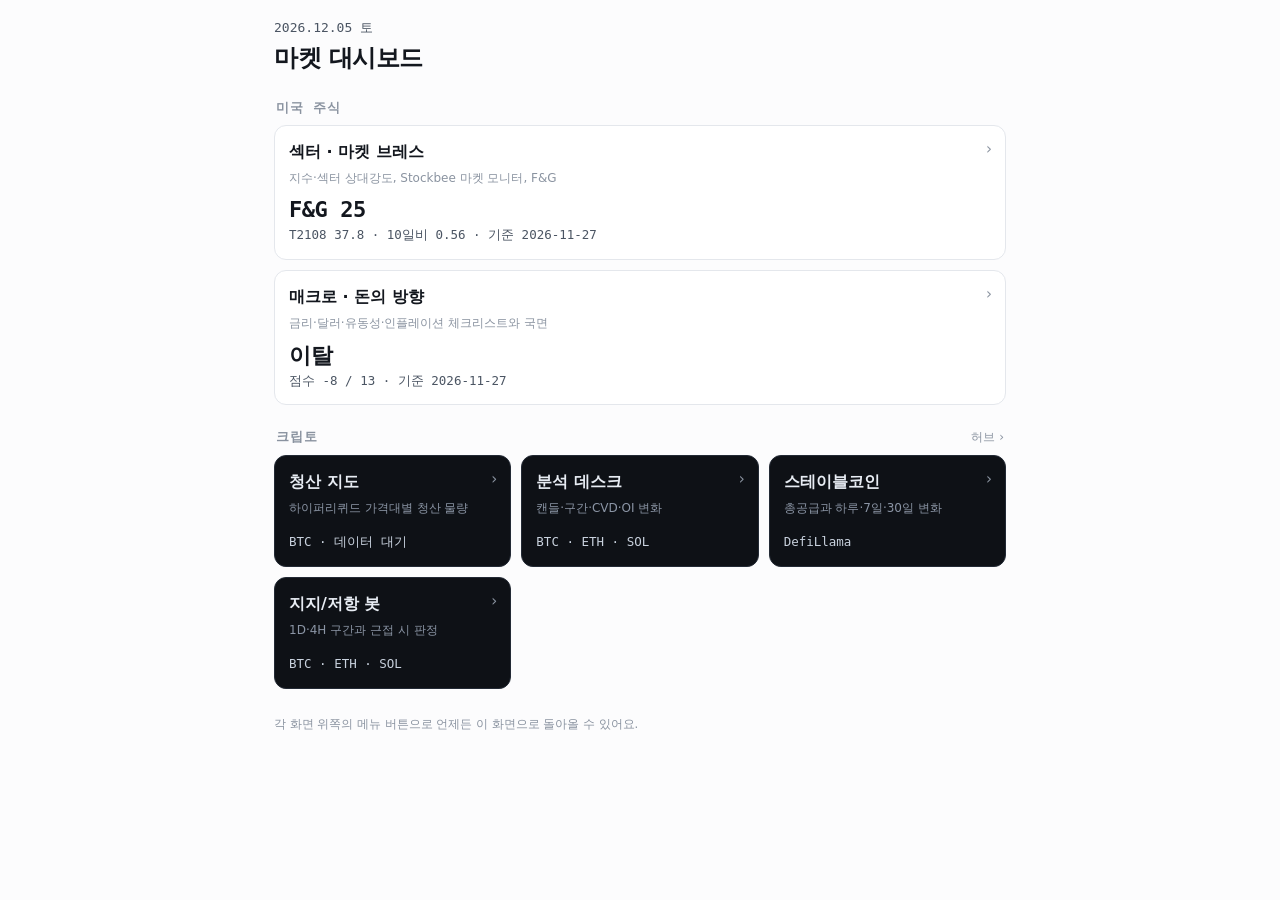
<file: index.html>
<!DOCTYPE html>
<html lang="ko">
<head>
<meta charset="utf-8">
<meta name="viewport" content="width=device-width, initial-scale=1, viewport-fit=cover">
<meta name="theme-color" content="#FCFCFD">
<meta name="apple-mobile-web-app-capable" content="yes">
<meta name="mobile-web-app-capable" content="yes">
<meta name="apple-mobile-web-app-title" content="마켓">
<title>마켓 대시보드</title>
<link rel="icon" href="./icon.svg" type="image/svg+xml">
<link rel="alternate icon" href="./icon-192.png">
<link rel="manifest" href="./manifest.json">
<link rel="apple-touch-icon" href="./apple-touch-icon.png">
<style>
:root{--paper:#FCFCFD;--card:#fff;--line:#E4E7EC;--ink:#13171E;--ink-2:#4B5563;--ink-3:#8A93A0;--steel:#33506E;--steel-soft:#EDF1F6;
  --up:#157A4F;--dn:#C0362C;--amber:#B4740E;--crypto:#0E1116;
  --mono:ui-monospace,SFMono-Regular,"SF Mono",Menlo,Consolas,monospace;
  --sans:-apple-system,BlinkMacSystemFont,"Pretendard","Apple SD Gothic Neo","Noto Sans KR",system-ui,Roboto,sans-serif}
*{box-sizing:border-box;-webkit-tap-highlight-color:transparent}
html,body{margin:0}
body{background:var(--paper);color:var(--ink);font-family:var(--sans);font-size:15px;line-height:1.5;-webkit-font-smoothing:antialiased;
  padding:calc(env(safe-area-inset-top) + 18px) 0 calc(env(safe-area-inset-bottom) + 28px)}
.wrap{max-width:760px;margin:0 auto;padding:0 14px}
.date{font-family:var(--mono);font-size:13px;color:var(--ink-2)}
h1{font-size:24px;margin:2px 0 18px;letter-spacing:-.02em}
.sec{display:flex;align-items:baseline;justify-content:space-between;margin:22px 2px 8px}
.sec b{font-size:13px;letter-spacing:.08em;color:var(--ink-3);font-family:var(--mono)}
.grid{display:grid;grid-template-columns:1fr 1fr;gap:10px}
@media(min-width:620px){.grid.c3{grid-template-columns:1fr 1fr 1fr}}
a.tile{display:flex;flex-direction:column;gap:6px;min-height:112px;padding:14px;border-radius:12px;background:var(--card);
  border:1px solid var(--line);color:inherit;text-decoration:none;position:relative}
a.tile:active{transform:scale(.985);background:var(--steel-soft)}
a.tile.wide{grid-column:1/-1}
a.tile.dark{background:var(--crypto);border-color:#232a35;color:#E7ECF3}
a.tile.dark:active{background:#171c24}
.t{font-weight:700;font-size:16px}
.d{font-size:12px;color:var(--ink-3);line-height:1.45}
.dark .d{color:#8B95A5}
.v{margin-top:auto;font-family:var(--mono);font-size:12.5px;color:var(--ink-2);font-variant-numeric:tabular-nums}
.dark .v{color:#C9D2DE}
.arr{position:absolute;top:12px;right:13px;color:var(--ink-3);font-size:15px}
.up{color:var(--up)}.dn{color:var(--dn)}.dark .up{color:#3DDC97}.dark .dn{color:#FF6B6B}
.big{font-size:22px;font-weight:700;font-family:var(--mono);color:var(--ink);letter-spacing:-.02em}
.dark .big{color:#fff}
.foot{margin-top:26px;font-size:11.5px;color:var(--ink-3);line-height:1.6}
</style>
</head>
<body>
<div class="wrap">
  <div class="date" id="today">—</div>
  <h1>마켓 대시보드</h1>

  <div class="sec"><b>미국 주식</b></div>
  <div class="grid">
    <a class="tile wide" href="./sector-dashboard.html">
      <span class="arr">›</span>
      <span class="t">섹터 · 마켓 브레스</span>
      <span class="d">지수·섹터 상대강도, Stockbee 마켓 모니터, F&amp;G</span>
      <span class="v" id="vSector">불러오는 중…</span>
    </a>
    <a class="tile wide" href="./macro.html">
      <span class="arr">›</span>
      <span class="t">매크로 · 돈의 방향</span>
      <span class="d">금리·달러·유동성·인플레이션 체크리스트와 국면</span>
      <span class="v" id="vMacro">불러오는 중…</span>
    </a>
  </div>

  <div class="sec"><b>크립토</b><a class="d" href="./crypto/index.html" style="text-decoration:none">허브 ›</a></div>
  <div class="grid c3">
    <a class="tile dark" href="./crypto/liq.html">
      <span class="arr">›</span>
      <span class="t">청산 지도</span>
      <span class="d">하이퍼리퀴드 가격대별 청산 물량</span>
      <span class="v" id="vLiq">불러오는 중…</span>
    </a>
    <a class="tile dark" href="./crypto/desk.html">
      <span class="arr">›</span>
      <span class="t">분석 데스크</span>
      <span class="d">캔들·구간·CVD·OI 변화</span>
      <span class="v" id="vDesk">BTC · ETH · SOL</span>
    </a>
    <a class="tile dark" href="./crypto/stable.html">
      <span class="arr">›</span>
      <span class="t">스테이블코인</span>
      <span class="d">총공급과 하루·7일·30일 변화</span>
      <span class="v" id="vStable">불러오는 중…</span>
    </a>
    <a class="tile dark" href="./crypto/sr.html">
      <span class="arr">›</span>
      <span class="t">지지/저항 봇</span>
      <span class="d">1D·4H 구간과 근접 시 판정</span>
      <span class="v" id="vSr">BTC · ETH · SOL</span>
    </a>
  </div>

  <div class="foot">각 화면 위쪽의 메뉴 버튼으로 언제든 이 화면으로 돌아올 수 있어요.</div>
</div>
<script>
const $ = id => document.getElementById(id);
const W = ['일','월','화','수','목','금','토'];
(() => { const k = new Date(Date.now() + 9 * 3600e3);
  $('today').textContent = `${k.getUTCFullYear()}.${String(k.getUTCMonth()+1).padStart(2,'0')}.${String(k.getUTCDate()).padStart(2,'0')} ${W[k.getUTCDay()]}`; })();
const sg = (v, d = 1) => (v > 0 ? '+' : v < 0 ? '−' : '') + Math.abs(v).toFixed(d);
const cls = v => v > 0 ? 'up' : v < 0 ? 'dn' : '';
const eok = v => { const a = Math.abs(v); return (v < 0 ? '−' : '') + (a >= 1e12 ? (a/1e12).toFixed(2) + '조' : a >= 1e8 ? Math.round(a/1e8).toLocaleString() + '억' : Math.round(a).toLocaleString()); };
async function j(u){ const r = await fetch(u, {cache: 'no-store'}); if (!r.ok) throw new Error(r.status); return r.json(); }

j('./data.json?t=' + Date.now()).then(d => {
  const f = d.fng || {}, h = (d.breadth && d.breadth.history) || [], b = h[h.length - 1] || {};
  $('vSector').innerHTML = `<span class="big ${f.score < 25 ? 'dn' : f.score > 75 ? 'up' : ''}">F&amp;G ${f.score != null ? Math.round(f.score) : '—'}</span><br>`
    + `T2108 ${b.t2108 != null ? b.t2108.toFixed(1) : '—'} · 10일비 ${b.r10 != null ? b.r10.toFixed(2) : '—'} · 기준 ${d.asof || '—'}`;
  const m = d.macro;
  $('vMacro').innerHTML = m ? `<span class="big">${m.regime}</span><br>점수 ${m.score > 0 ? '+' : ''}${m.score} / ${m.max} · 기준 ${m.asof || d.asof}` : '데이터 준비 중';
}).catch(() => { $('vSector').textContent = $('vMacro').textContent = '데이터를 못 불러왔어요'; });

j('https://raw.githubusercontent.com/stopfirst/market-dash/liq-data/liq.json?t=' + Math.floor(Date.now() / 120000)).then(d => {
  const c = d.coins.BTC, k = new Date((d.updated + 9 * 3600) * 1000);
  $('vLiq').innerHTML = `<span class="big">${Math.round(c.price).toLocaleString()}</span><br>BTC · ${String(k.getUTCHours()).padStart(2,'0')}:${String(k.getUTCMinutes()).padStart(2,'0')} 갱신`;
}).catch(() => { $('vLiq').textContent = 'BTC · 데이터 대기'; });

j('https://stablecoins.llama.fi/stablecoincharts/all').then(a => {
  const v = a.map(x => +((x.totalCirculatingUSD || {}).peggedUSD || 0)).filter(x => x > 0), L = v.length - 1;
  $('vStable').innerHTML = `<span class="big">${eok(v[L])} 달러</span><br><span class="${cls(v[L]-v[L-7])}">7일 ${eok(v[L]-v[L-7])} 달러</span>`;
}).catch(() => { $('vStable').textContent = 'DefiLlama'; });

if ('serviceWorker' in navigator && location.protocol === 'https:') navigator.serviceWorker.register('./sw.js').catch(() => {});
</script>
</body>
</html>
</file>
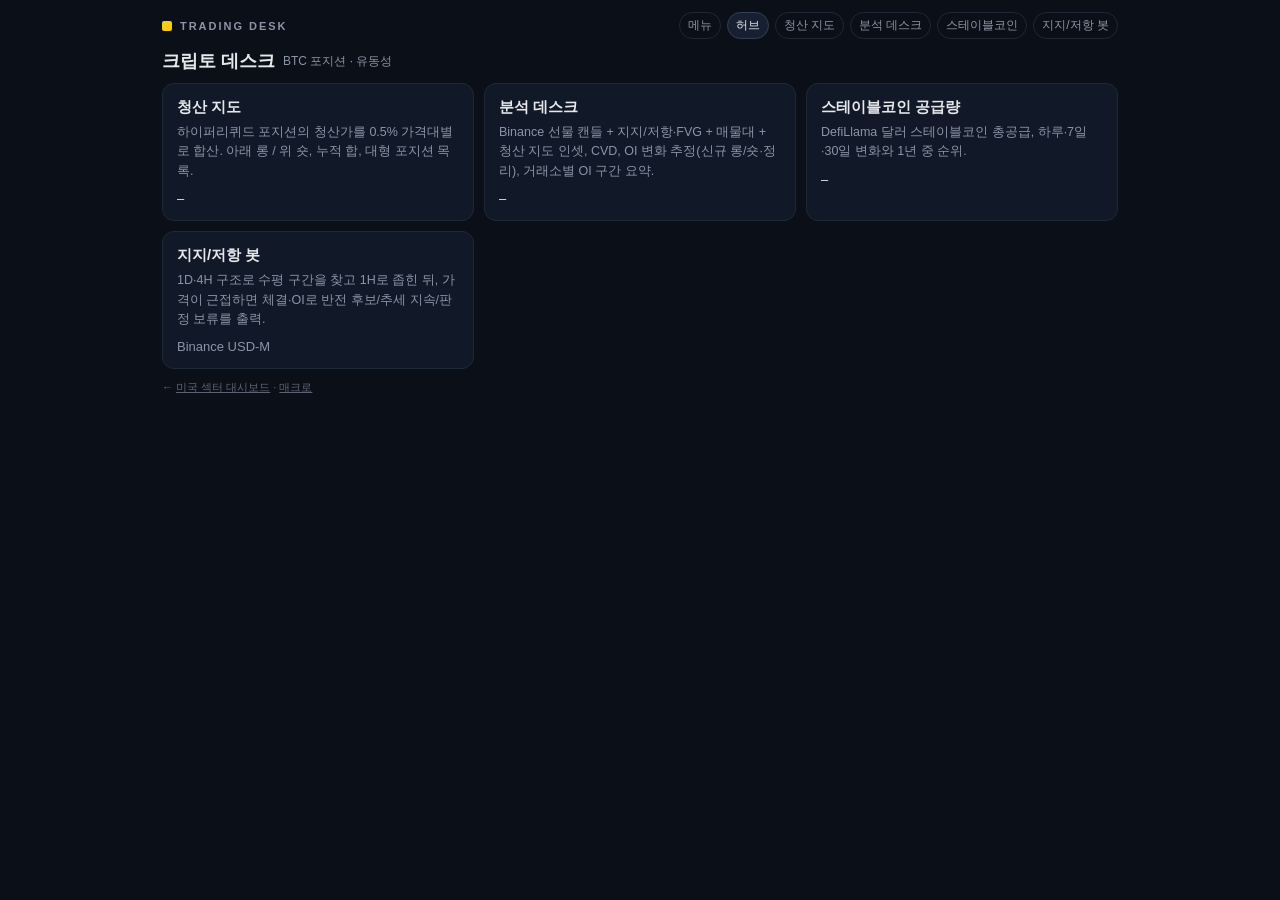
<file: crypto/index.html>
<!doctype html><html lang="ko"><head><meta charset="utf-8"><meta name="viewport" content="width=device-width,initial-scale=1">
<title>TRADING DESK · 크립토</title><link rel="stylesheet" href="common.css">
<style>.cards{display:grid;grid-template-columns:repeat(auto-fit,minmax(260px,1fr));gap:10px}.card{display:block;text-decoration:none;background:var(--panel);border:1px solid var(--line);border-radius:12px;padding:14px}.card b{font-size:15px}.card p{color:var(--mute);font-size:12.5px;line-height:1.55;margin:6px 0 10px}.card .v{font-size:13px}</style></head><body><div class="wrap">
<div class="top" id="top"></div>
<h1>크립토 데스크 <small>BTC 포지션 · 유동성</small></h1>
<div class="cards">
  <a class="card" href="liq.html"><b>청산 지도</b><p>하이퍼리퀴드 포지션의 청산가를 0.5% 가격대별로 합산. 아래 롱 / 위 숏, 누적 합, 대형 포지션 목록.</p><div class="v" id="v1">–</div></a>
  <a class="card" href="desk.html"><b>분석 데스크</b><p>Binance 선물 캔들 + 지지/저항·FVG + 매물대 + 청산 지도 인셋, CVD, OI 변화 추정(신규 롱/숏·정리), 거래소별 OI 구간 요약.</p><div class="v" id="v2">–</div></a>
  <a class="card" href="stable.html"><b>스테이블코인 공급량</b><p>DefiLlama 달러 스테이블코인 총공급, 하루·7일·30일 변화와 1년 중 순위.</p><div class="v" id="v3">–</div></a>
  <a class="card" href="sr.html"><b>지지/저항 봇</b><p>1D·4H 구조로 수평 구간을 찾고 1H로 좁힌 뒤, 가격이 근접하면 체결·OI로 반전 후보/추세 지속/판정 보류를 출력.</p><div class="v mu">Binance USD-M</div></a>
</div>
<div class="foot">← <a href="../sector-dashboard.html">미국 섹터 대시보드</a> · <a href="../macro.html">매크로</a></div>
</div>
<script src="common.js"></script>
<script>
topbar('index.html');
loadLiq().then(j => { const c = j.coins.BTC; const k = Math.round(.2 / j.step), m = c.long.length / 2;
  const L = c.long.slice(m - k, m).reduce((a, b) => a + b, 0), S = c.short.slice(m, m + k).reduce((a, b) => a + b, 0);
  document.getElementById('v1').innerHTML = `BTC ${fpx(c.price)} · 아래 20% 롱 <b class="bl">${usdKo(L)}</b> · 위 20% 숏 <b class="dn">${usdKo(S)}</b> <span class="mu">(${fKst(j.updated*1000,'hm')})</span>`; }).catch(() => {});
getJSON('https://stablecoins.llama.fi/stablecoincharts/all').then(d => { const v = d.map(x => +((x.totalCirculatingUSD||{}).peggedUSD||0)).filter(Boolean), L = v.length - 1;
  document.getElementById('v3').innerHTML = `총공급 ${nf(v[L]/1e8,0)}억 달러 · 7일 <b class="${v[L]-v[L-7]>=0?'up':'dn'}">${sgn((v[L]-v[L-7])/1e8,1)}억</b> · 30일 <b class="${v[L]-v[L-30]>=0?'up':'dn'}">${sgn((v[L]-v[L-30])/1e8,0)}억</b>`; }).catch(() => {});
getJSON(`${FAPI}/fapi/v1/ticker/24hr?symbol=BTCUSDT`).then(t => document.getElementById('v2').innerHTML = `BTC ${fpx(+t.lastPrice)} · 24시간 <b class="${+t.priceChangePercent>=0?'up':'dn'}">${sgn(+t.priceChangePercent,1)}%</b>`).catch(() => {});
</script></body></html>
</file>
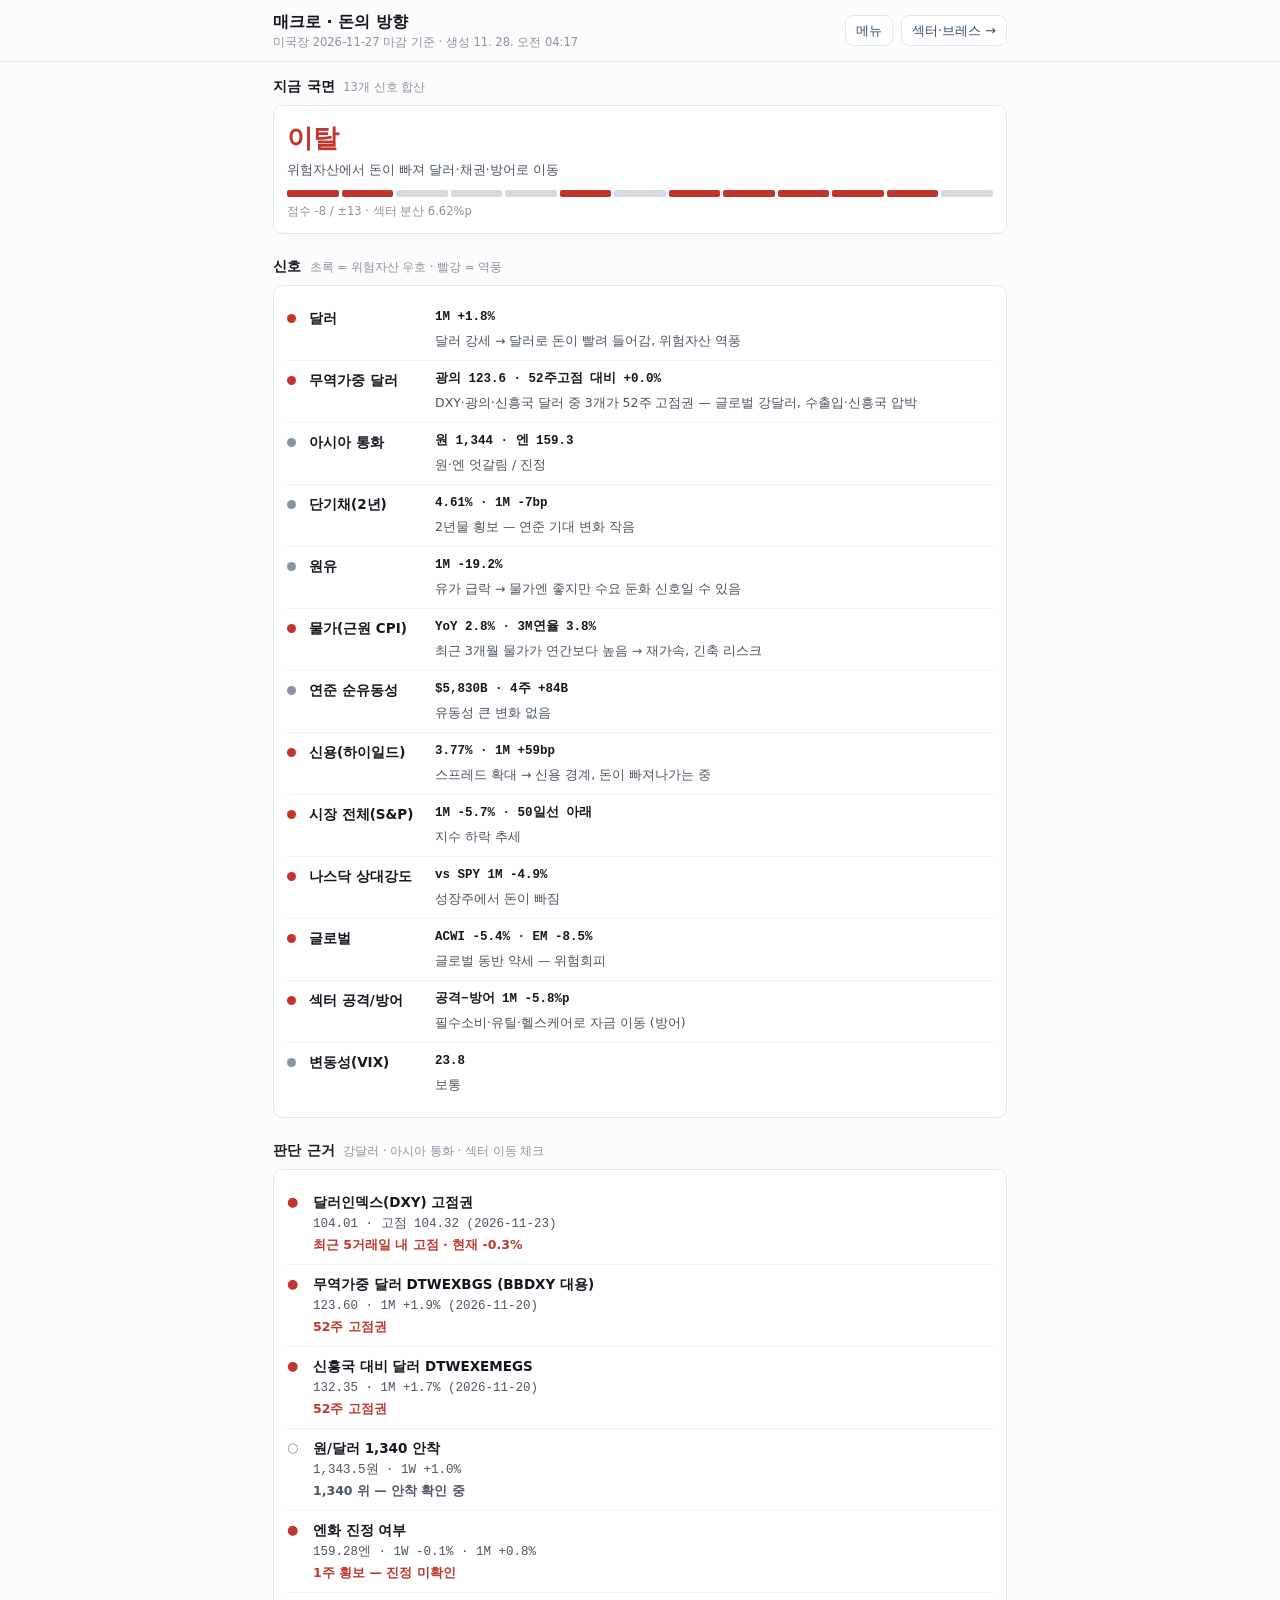
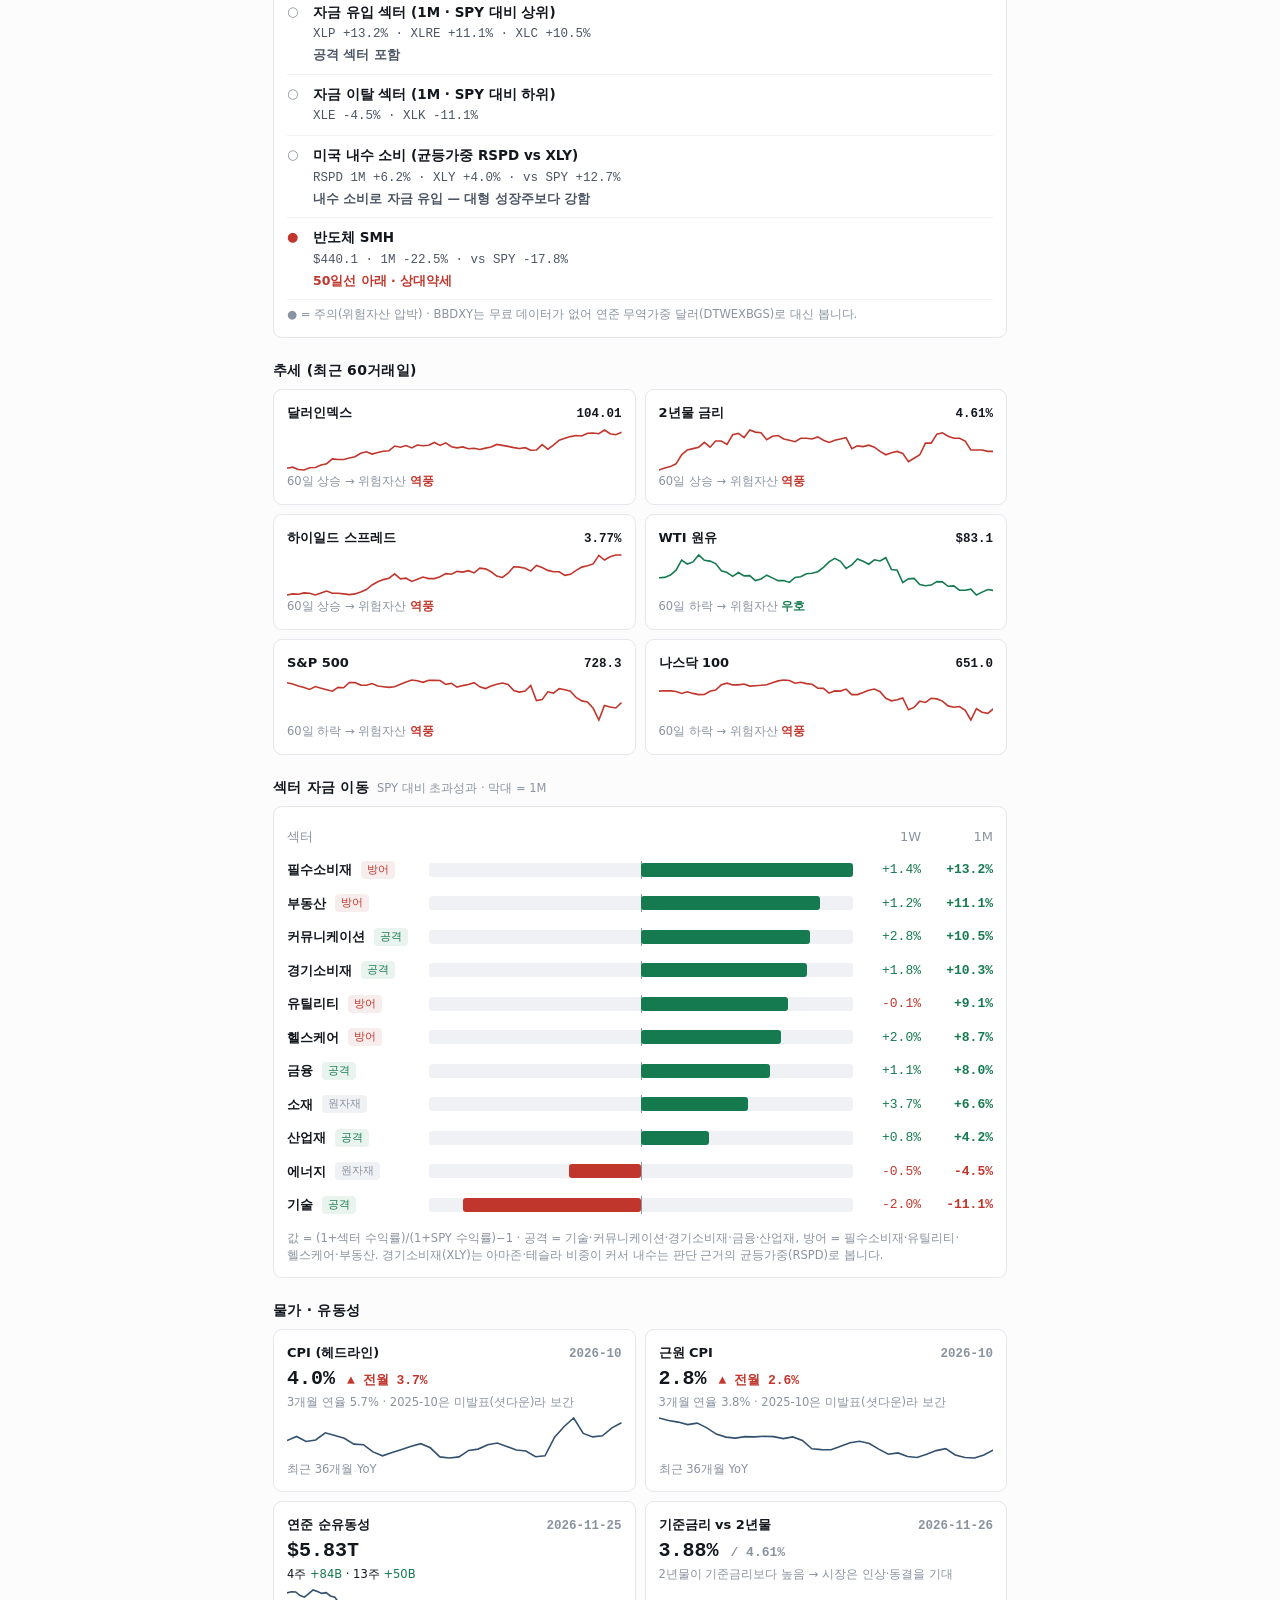
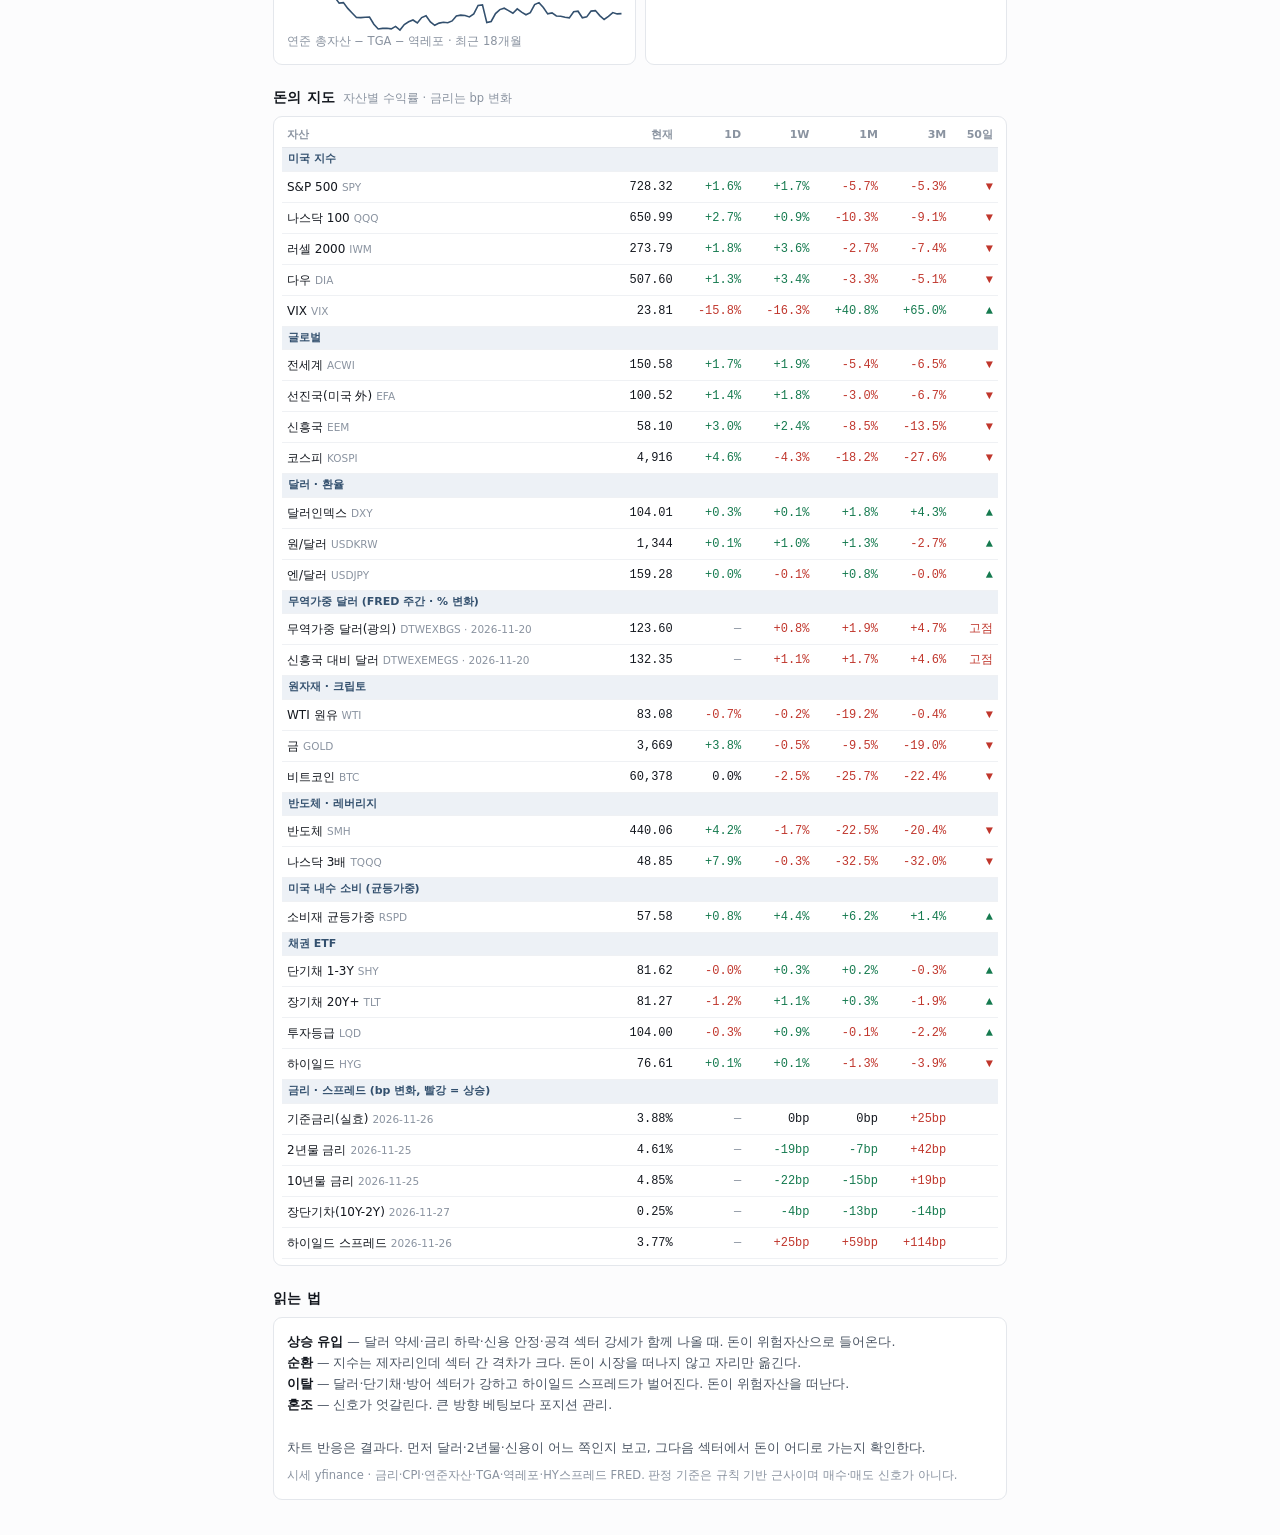
<file: macro.html>
<!DOCTYPE html>
<html lang="ko">
<head>
<meta charset="utf-8">
<meta name="viewport" content="width=device-width, initial-scale=1, viewport-fit=cover">
<meta name="theme-color" content="#FCFCFD">
<title>매크로 · 돈의 방향</title>
<link rel="icon" href="./icon.svg" type="image/svg+xml">
<link rel="manifest" href="./manifest.json">
<link rel="apple-touch-icon" href="./apple-touch-icon.png">
<meta name="description" content="달러·금리·원유·물가·유동성·신용·지수·글로벌·섹터로 자금 유입/이탈/순환을 한눈에">
<style>
:root{--paper:#FCFCFD;--card:#FFF;--line:#E4E7EC;--line-soft:#EFF1F4;--ink:#13171E;--ink-2:#4B5563;--ink-3:#8A93A0;
--steel:#33506E;--steel-soft:#EDF1F6;--up:#157A4F;--dn:#C0362C;--amber:#B4740E;
--mono:ui-monospace,SFMono-Regular,"SF Mono","JetBrains Mono",Menlo,Consolas,monospace;
--sans:-apple-system,BlinkMacSystemFont,"Pretendard","Apple SD Gothic Neo","Noto Sans KR",system-ui,"Segoe UI",Roboto,sans-serif;--r:9px}
*{box-sizing:border-box;-webkit-tap-highlight-color:transparent}
html,body{margin:0;padding:0}
body{word-break:keep-all;overflow-wrap:anywhere;background:var(--paper);color:var(--ink);font-family:var(--sans);font-size:15px;line-height:1.5;padding-bottom:calc(40px + env(safe-area-inset-bottom));-webkit-font-smoothing:antialiased}
.wrap{max-width:760px;margin:0 auto;padding:0 13px}
.topbar{position:sticky;top:0;z-index:5;background:rgba(252,252,253,.92);backdrop-filter:blur(8px);border-bottom:1px solid var(--line);padding-top:env(safe-area-inset-top)}
.topbar-in{max-width:760px;margin:0 auto;padding:10px 13px;display:flex;align-items:center;gap:8px}
.title{font-weight:700;font-size:16px}.dim{color:var(--ink-3)}.xs{font-size:11.5px}.sm{font-size:13px}
.spacer{flex:1}
a.btn{font-size:13px;color:var(--steel);text-decoration:none;border:1px solid var(--line);border-radius:8px;padding:5px 10px;background:var(--card)}
.num{font-family:var(--mono);font-variant-numeric:tabular-nums}
.sec{display:flex;align-items:baseline;gap:8px;margin:22px 0 8px}.sec h2{font-size:14px;margin:0;letter-spacing:.02em}.sec .hint{font-size:11.5px;color:var(--ink-3)}
.card{background:var(--card);border:1px solid var(--line);border-radius:var(--r);padding:13px}
.regime{display:flex;gap:14px;align-items:center}
.rg-k{font-size:26px;font-weight:800;letter-spacing:-.01em}
.rg-d{font-size:13px;color:var(--ink-2);margin-top:2px}
.meter{display:flex;gap:3px;margin-top:10px}
.meter i{flex:1;height:7px;border-radius:2px;background:var(--line-soft)}
.sig{display:grid;grid-template-columns:14px 118px 1fr;gap:4px 8px;padding:9px 0;border-bottom:1px solid var(--line-soft);align-items:start}
.sig:last-child{border-bottom:0}
.dot{width:9px;height:9px;border-radius:50%;margin-top:6px}
.sig-n{font-weight:600;font-size:13.5px}.sig-v{font-family:var(--mono);font-size:12.5px;font-weight:600}.sig-w{font-size:12.5px;color:var(--ink-2);grid-column:3}
table.t{border-collapse:collapse;width:100%;font-family:var(--mono);font-size:12px;font-variant-numeric:tabular-nums;white-space:nowrap}
table.t th{font-family:var(--sans);font-weight:600;font-size:11px;color:var(--ink-3);text-align:right;padding:4px 5px;border-bottom:1px solid var(--line)}
table.t td{padding:6px 5px;border-bottom:1px solid var(--line-soft);text-align:right}
table.t td:first-child,table.t th:first-child{text-align:left;font-family:var(--sans)}
table.t tr.g td{font-family:var(--sans);font-size:11px;color:var(--steel);font-weight:700;background:var(--steel-soft);padding:3px 6px}
.nm small{color:var(--ink-3);font-size:10.5px;margin-left:4px}
.scroll{overflow-x:auto}
.up{color:var(--up)}.dn{color:var(--dn)}
.bar{display:grid;grid-template-columns:132px 1fr 58px 62px;gap:10px;align-items:center;padding:7px 0;font-size:13px}
.bar .lb{display:flex;align-items:center;gap:5px;white-space:nowrap;min-width:0}.bar .lb b{font-weight:600}
@media(max-width:520px){.bar{grid-template-columns:86px 1fr 48px 56px;gap:6px;font-size:12.5px}.bar .lb{flex-direction:column;align-items:flex-start;gap:1px}.bar .tag{margin-left:0}}
.bar .tr{position:relative;height:14px;background:var(--line-soft);border-radius:3px}
.bar .tr b{position:absolute;top:0;bottom:0;border-radius:3px}
.bar .tr .mid{position:absolute;left:50%;top:-2px;bottom:-2px;width:1px;background:var(--ink-3)}
.tag{font-size:10.5px;padding:1px 6px;border-radius:4px;margin-left:4px;white-space:nowrap;flex:none}
.tag.o{background:#EAF4EE;color:var(--up)}.tag.d{background:#F7EDEC;color:var(--dn)}.tag.n{background:var(--line-soft);color:var(--ink-3)}
.grid2{display:grid;grid-template-columns:1fr 1fr;gap:9px}
@media(max-width:520px){.grid2{grid-template-columns:1fr}.sig{grid-template-columns:14px 1fr}.sig-v,.sig-w{grid-column:2}.nm small{display:block;margin-left:0}}
.spk{display:flex;justify-content:space-between;align-items:baseline}
.spk b{font-size:13px}.spk span{font-family:var(--mono);font-size:12.5px;font-weight:600}
svg.sp{width:100%;height:46px;display:block;margin-top:4px}
.ck{display:grid;grid-template-columns:18px 1fr;gap:2px 8px;padding:9px 0;border-bottom:1px solid var(--line-soft)}
.ck:last-child{border-bottom:0}.ck-i{font-size:13px;line-height:20px}.ck-n{font-weight:600;font-size:13.5px}
.ck-v{grid-column:2;font-family:var(--mono);font-size:12.5px;color:var(--ink-2);line-height:1.6}.ck-t{grid-column:2;font-size:12.5px;font-weight:600}
.big{font-family:var(--mono);font-size:20px;font-weight:700}
.how{font-size:12.5px;color:var(--ink-2);line-height:1.7}
.how b{color:var(--ink)}
.err{color:var(--dn);font-size:13px;margin-top:20px}
</style>
</head>
<body>
<div class="topbar"><div class="topbar-in">
  <div><div class="title">매크로 · 돈의 방향</div><div class="xs dim" id="asof">불러오는 중…</div></div>
  <div class="spacer"></div>
  <a class="btn" href="./index.html">메뉴</a>
  <a class="btn" href="./sector-dashboard.html">섹터·브레스 →</a>
</div></div>

<div class="wrap">
  <div class="sec" style="margin-top:14px"><h2>지금 국면</h2><span class="hint" id="nsig">신호 합산</span></div>
  <div class="card"><div class="regime"><div>
    <div class="rg-k" id="rgK">—</div><div class="rg-d" id="rgD"></div></div></div>
    <div class="meter" id="meter"></div>
    <div class="xs dim" style="margin-top:6px" id="rgS"></div>
  </div>

  <div class="sec"><h2>신호</h2><span class="hint">초록 = 위험자산 우호 · 빨강 = 역풍</span></div>
  <div class="card" id="sigs"></div>

  <div class="sec"><h2>판단 근거</h2><span class="hint">강달러 · 아시아 통화 · 섹터 이동 체크</span></div>
  <div class="card" id="checks"></div>

  <div class="sec"><h2>추세 (최근 60거래일)</h2></div>
  <div class="grid2" id="sparks"></div>

  <div class="sec"><h2>섹터 자금 이동</h2><span class="hint">SPY 대비 초과성과 · 막대 = 1M</span></div>
  <div class="card" id="secs"></div>

  <div class="sec"><h2>물가 · 유동성</h2></div>
  <div class="grid2" id="infl"></div>

  <div class="sec"><h2>돈의 지도</h2><span class="hint">자산별 수익률 · 금리는 bp 변화</span></div>
  <div class="card scroll" style="padding:6px 8px"><table class="t" id="map"></table></div>

  <div class="sec"><h2>읽는 법</h2></div>
  <div class="card how">
    <b>상승 유입</b> — 달러 약세·금리 하락·신용 안정·공격 섹터 강세가 함께 나올 때. 돈이 위험자산으로 들어온다.<br>
    <b>순환</b> — 지수는 제자리인데 섹터 간 격차가 크다. 돈이 시장을 떠나지 않고 자리만 옮긴다.<br>
    <b>이탈</b> — 달러·단기채·방어 섹터가 강하고 하이일드 스프레드가 벌어진다. 돈이 위험자산을 떠난다.<br>
    <b>혼조</b> — 신호가 엇갈린다. 큰 방향 베팅보다 포지션 관리.<br><br>
    차트 반응은 결과다. 먼저 달러·2년물·신용이 어느 쪽인지 보고, 그다음 섹터에서 돈이 어디로 가는지 확인한다.
    <div class="xs dim" style="margin-top:8px">시세 yfinance · 금리·CPI·연준자산·TGA·역레포·HY스프레드 FRED. 판정 기준은 규칙 기반 근사이며 매수·매도 신호가 아니다.</div>
  </div>
  <div id="err"></div>
</div>

<script>
const $=s=>document.querySelector(s);
const isN=v=>typeof v==="number"&&isFinite(v);
const pc=(v,d=1)=>isN(v)?(v>0?"+":"")+v.toFixed(d)+"%":"—";
const bp=v=>isN(v)?(v>0?"+":"")+v+"bp":"—";
const cls=v=>isN(v)?(v>0?"up":v<0?"dn":""):"";
const COL={1:"var(--up)",0:"var(--ink-3)","-1":"var(--dn)"};
const NM={SPY:"S&P 500",QQQ:"나스닥 100",IWM:"러셀 2000",DIA:"다우",ACWI:"전세계",EFA:"선진국(미국 外)",EEM:"신흥국",KOSPI:"코스피",USDJPY:"엔/달러",SMH:"반도체",RSPD:"소비재 균등가중",TQQQ:"나스닥 3배",BROAD:"무역가중 달러(광의)",EMUSD:"신흥국 대비 달러",
  DXY:"달러인덱스",USDKRW:"원/달러",WTI:"WTI 원유",GOLD:"금",BTC:"비트코인",SHY:"단기채 1-3Y",TLT:"장기채 20Y+",HYG:"하이일드",LQD:"투자등급",VIX:"VIX",
  XLK:"기술",XLC:"커뮤니케이션",XLY:"경기소비재",XLP:"필수소비재",XLE:"에너지",XLF:"금융",XLV:"헬스케어",XLI:"산업재",XLB:"소재",XLRE:"부동산",XLU:"유틸리티",
  US2Y:"2년물 금리",US10Y:"10년물 금리",CURVE:"장단기차(10Y-2Y)",FFR:"기준금리(실효)",HYOAS:"하이일드 스프레드"};
const OFF=["XLK","XLY","XLC","XLF","XLI"],DEF=["XLP","XLU","XLV","XLRE"];

function spark(arr,color){
  const v=arr.filter(isN); if(v.length<2) return "";
  const mn=Math.min(...v),mx=Math.max(...v),w=300,h=46,r=mx-mn||1;
  const pts=arr.map((x,i)=>isN(x)?`${(i/(arr.length-1)*w).toFixed(1)},${(h-3-(x-mn)/r*(h-6)).toFixed(1)}`:null).filter(Boolean).join(" ");
  return `<svg class="sp" viewBox="0 0 ${w} ${h}" preserveAspectRatio="none"><polyline points="${pts}" fill="none" stroke="${color}" stroke-width="1.6" vector-effect="non-scaling-stroke"/></svg>`;
}

function render(m){
  $("#asof").textContent=`미국장 ${m.asof} 마감 기준 · 생성 ${(d=>isNaN(d)?"":d.toLocaleString("ko-KR",{month:"numeric",day:"numeric",hour:"2-digit",minute:"2-digit"}))(new Date(m.generated))}`;
  const rc={"상승 유입":"var(--up)","이탈":"var(--dn)","순환":"var(--amber)","혼조":"var(--ink-2)"}[m.regime]||"var(--ink)";
  $("#rgK").textContent=m.regime; $("#rgK").style.color=rc; $("#rgD").textContent=m.regime_desc;
  $("#rgS").textContent=`점수 ${m.score>0?"+":""}${m.score} / ±${m.max} · 섹터 분산 ${m.dispersion}%p`;
  $("#nsig").textContent=m.max+"개 신호 합산";
  $("#checks").innerHTML=(m.checks||[]).map(c=>`<div class="ck"><span class="ck-i" style="color:${c.a?"var(--dn)":"var(--ink-3)"}">${c.a?"●":"○"}</span>
    <span class="ck-n">${c.n}</span><span class="ck-v">${c.v}</span>${c.t?`<span class="ck-t" style="color:${c.a?"var(--dn)":"var(--ink-2)"}">${c.t}</span>`:""}</div>`).join("")+
    `<div class="xs dim" style="margin-top:6px">● = 주의(위험자산 압박) · BBDXY는 무료 데이터가 없어 연준 무역가중 달러(DTWEXBGS)로 대신 봅니다.</div>`;
  $("#meter").innerHTML=m.signals.map(s=>`<i style="background:${COL[s.s]};opacity:${s.s?1:.35}" title="${s.n}"></i>`).join("");
  $("#sigs").innerHTML=m.signals.map(s=>`<div class="sig"><span class="dot" style="background:${COL[s.s]}"></span>
    <span class="sig-n">${s.n}</span><span class="sig-v">${s.v}</span><span class="sig-w">${s.why}</span></div>`).join("");

  // 스파크라인
  const S=m.series,tail=a=>(a||[]).slice(-60);
  const sp=[["DXY","달러인덱스",x=>x.toFixed(2),false],["US2Y","2년물 금리",x=>x.toFixed(2)+"%",false],["HYOAS","하이일드 스프레드",x=>x.toFixed(2)+"%",false],
            ["WTI","WTI 원유",x=>"$"+x.toFixed(1),false],["SPY","S&P 500",x=>x.toFixed(1),true],["QQQ","나스닥 100",x=>x.toFixed(1),true]];
  $("#sparks").innerHTML=sp.map(([k,n,f,riskUp])=>{
    const a=tail(S[k]),v=a.filter(isN); if(!v.length) return "";
    const last=v[v.length-1],first=v[0],up=last>=first, good=riskUp?up:!up;
    return `<div class="card"><div class="spk"><b>${n}</b><span>${f(last)}</span></div>${spark(a,good?"var(--up)":"var(--dn)")}
      <div class="xs dim">60일 ${up?"상승":"하락"} → 위험자산 <b style="color:${good?"var(--up)":"var(--dn)"}">${good?"우호":"역풍"}</b></div></div>`;}).join("");

  // 섹터
  const R=m.sector_rank, mx=Math.max(4,...R.map(r=>Math.abs(r.m1)));
  $("#secs").innerHTML=`<div class="bar xs dim"><span class="lb">섹터</span><span></span><span style="text-align:right">1W</span><span style="text-align:right">1M</span></div>`+
    R.map(r=>{const w=Math.abs(r.m1)/mx*50,left=r.m1>=0?50:50-w,tg=OFF.includes(r.s)?'<span class="tag o">공격</span>':DEF.includes(r.s)?'<span class="tag d">방어</span>':'<span class="tag n">원자재</span>';
    return `<div class="bar"><span class="lb"><b>${NM[r.s]||r.s}</b>${tg}</span><span class="tr"><span class="mid"></span><b style="left:${left}%;width:${w}%;background:${r.m1>=0?"var(--up)":"var(--dn)"}"></b></span>
      <span class="num ${cls(r.w1)}" style="text-align:right">${pc(r.w1)}</span><span class="num ${cls(r.m1)}" style="text-align:right;font-weight:700">${pc(r.m1)}</span></div>`;}).join("")+`<div class="xs dim" style="margin-top:8px">값 = (1+섹터 수익률)/(1+SPY 수익률)−1 · 공격 = 기술·커뮤니케이션·경기소비재·금융·산업재, 방어 = 필수소비재·유틸리티·헬스케어·부동산. 경기소비재(XLY)는 아마존·테슬라 비중이 커서 내수는 판단 근거의 균등가중(RSPD)로 봅니다.</div>`;

  // 물가·유동성
  let h="";
  for(const [k,n] of [["CPI","CPI (헤드라인)"],["CORE","근원 CPI"]]){
    const c=m.infl?.[k]; if(!c) continue;
    h+=`<div class="card"><div class="spk"><b>${n}</b><span class="xs dim">${c.m}</span></div>
      <div class="big">${c.yoy.toFixed(1)}% <span class="sm ${c.yoy<c.yoy_prev?"up":c.yoy>c.yoy_prev?"dn":""}">${c.yoy<c.yoy_prev?"▼":c.yoy>c.yoy_prev?"▲":"–"} 전월 ${c.yoy_prev.toFixed(1)}%</span></div>
      <div class="xs dim">3개월 연율 ${c.a3.toFixed(1)}% · 2025-10은 미발표(셧다운)라 보간</div>${spark(c.hist.map(x=>x.yoy),"var(--steel)")}<div class="xs dim">최근 36개월 YoY</div></div>`;
  }
  const L=m.liq; if(L) h+=`<div class="card"><div class="spk"><b>연준 순유동성</b><span class="xs dim">${L.d}</span></div>
      <div class="big">$${(L.v/1000).toFixed(2)}T</div><div class="xs">4주 <span class="${cls(L.w4)}">${L.w4>0?"+":""}${L.w4}B</span> · 13주 <span class="${cls(L.w13)}">${L.w13>0?"+":""}${L.w13}B</span></div>
      ${spark(L.hist.map(x=>x.v),"var(--steel)")}<div class="xs dim">연준 총자산 − TGA − 역레포 · 최근 18개월</div></div>`;
  const F=m.rates?.FFR; if(F) h+=`<div class="card"><div class="spk"><b>기준금리 vs 2년물</b><span class="xs dim">${F.d}</span></div>
      <div class="big">${F.px.toFixed(2)}% <span class="sm dim">/ ${m.rates.US2Y?.px.toFixed(2)}%</span></div>
      <div class="xs dim">2년물이 기준금리보다 ${m.rates.US2Y&&m.rates.US2Y.px<F.px?"낮음 → 시장은 인하를 기대":"높음 → 시장은 인상·동결을 기대"}</div></div>`;
  $("#infl").innerHTML=h;

  // 돈의 지도
  const Q=m.q, row=k=>{const r=Q[k]; if(!r) return "";
    return `<tr><td class="nm">${NM[k]||k}<small>${k}</small></td><td>${r.px>=1000?r.px.toLocaleString("en-US",{maximumFractionDigits:0}):r.px.toFixed(2)}</td>
    ${["d1","w1","m1","m3"].map(p=>`<td class="${cls(r[p])}">${pc(r[p])}</td>`).join("")}<td>${r.a50==null?"":r.a50?'<span class="up">▲</span>':'<span class="dn">▼</span>'}</td></tr>`;};
  const rrow=k=>{const r=m.rates?.[k]; if(!r) return "";
    return `<tr><td class="nm">${NM[k]}<small>${r.d||""}</small></td><td>${r.px.toFixed(2)}%</td><td class="dim">—</td>${["w1","m1","m3"].map(p=>`<td class="${isN(r[p])?(r[p]>0?"dn":r[p]<0?"up":""):""}">${bp(r[p])}</td>`).join("")}<td></td></tr>`;};
  const frow=k=>{const r=m.fx?.[k]; if(!r) return "";
    return `<tr><td class="nm">${NM[k]}<small>${k==="BROAD"?"DTWEXBGS":"DTWEXEMEGS"} · ${r.d}</small></td><td>${r.px.toFixed(2)}</td><td class="dim">—</td>${["w1","m1","m3"].map(p=>`<td class="${isN(r[p])?(r[p]>0?"dn":r[p]<0?"up":""):""}">${pc(r[p])}</td>`).join("")}<td>${r.h52?.near?'<span class="dn">고점</span>':""}</td></tr>`;};
  const G=(t,ks,f=row)=>`<tr class="g"><td colspan="7">${t}</td></tr>`+ks.map(f).join("");
  $("#map").innerHTML=`<tr><th>자산</th><th>현재</th><th>1D</th><th>1W</th><th>1M</th><th>3M</th><th>50일</th></tr>`+
    G("미국 지수",["SPY","QQQ","IWM","DIA","VIX"])+G("글로벌",["ACWI","EFA","EEM","KOSPI"])+
    G("달러 · 환율",["DXY","USDKRW","USDJPY"])+G("무역가중 달러 (FRED 주간 · % 변화)",["BROAD","EMUSD"],frow)+
    G("원자재 · 크립토",["WTI","GOLD","BTC"])+G("반도체 · 레버리지",["SMH","TQQQ"])+G("미국 내수 소비 (균등가중)",["RSPD"])+G("채권 ETF",["SHY","TLT","LQD","HYG"])+
    G("금리 · 스프레드 (bp 변화, 빨강 = 상승)",["FFR","US2Y","US10Y","CURVE","HYOAS"],rrow);
}

(async()=>{
  try{
    const r=await fetch("./data.json?t="+Date.now(),{cache:"no-store"});
    const j=await r.json();
    if(!j.macro) throw new Error("매크로 데이터가 아직 없습니다. 다음 자동 갱신 후 채워집니다.");
    render(j.macro);
  }catch(e){ $("#err").innerHTML=`<div class="err">${e.message}</div>`; $("#asof").textContent="데이터 없음"; }
})();
</script>
</body>
</html>
</file>
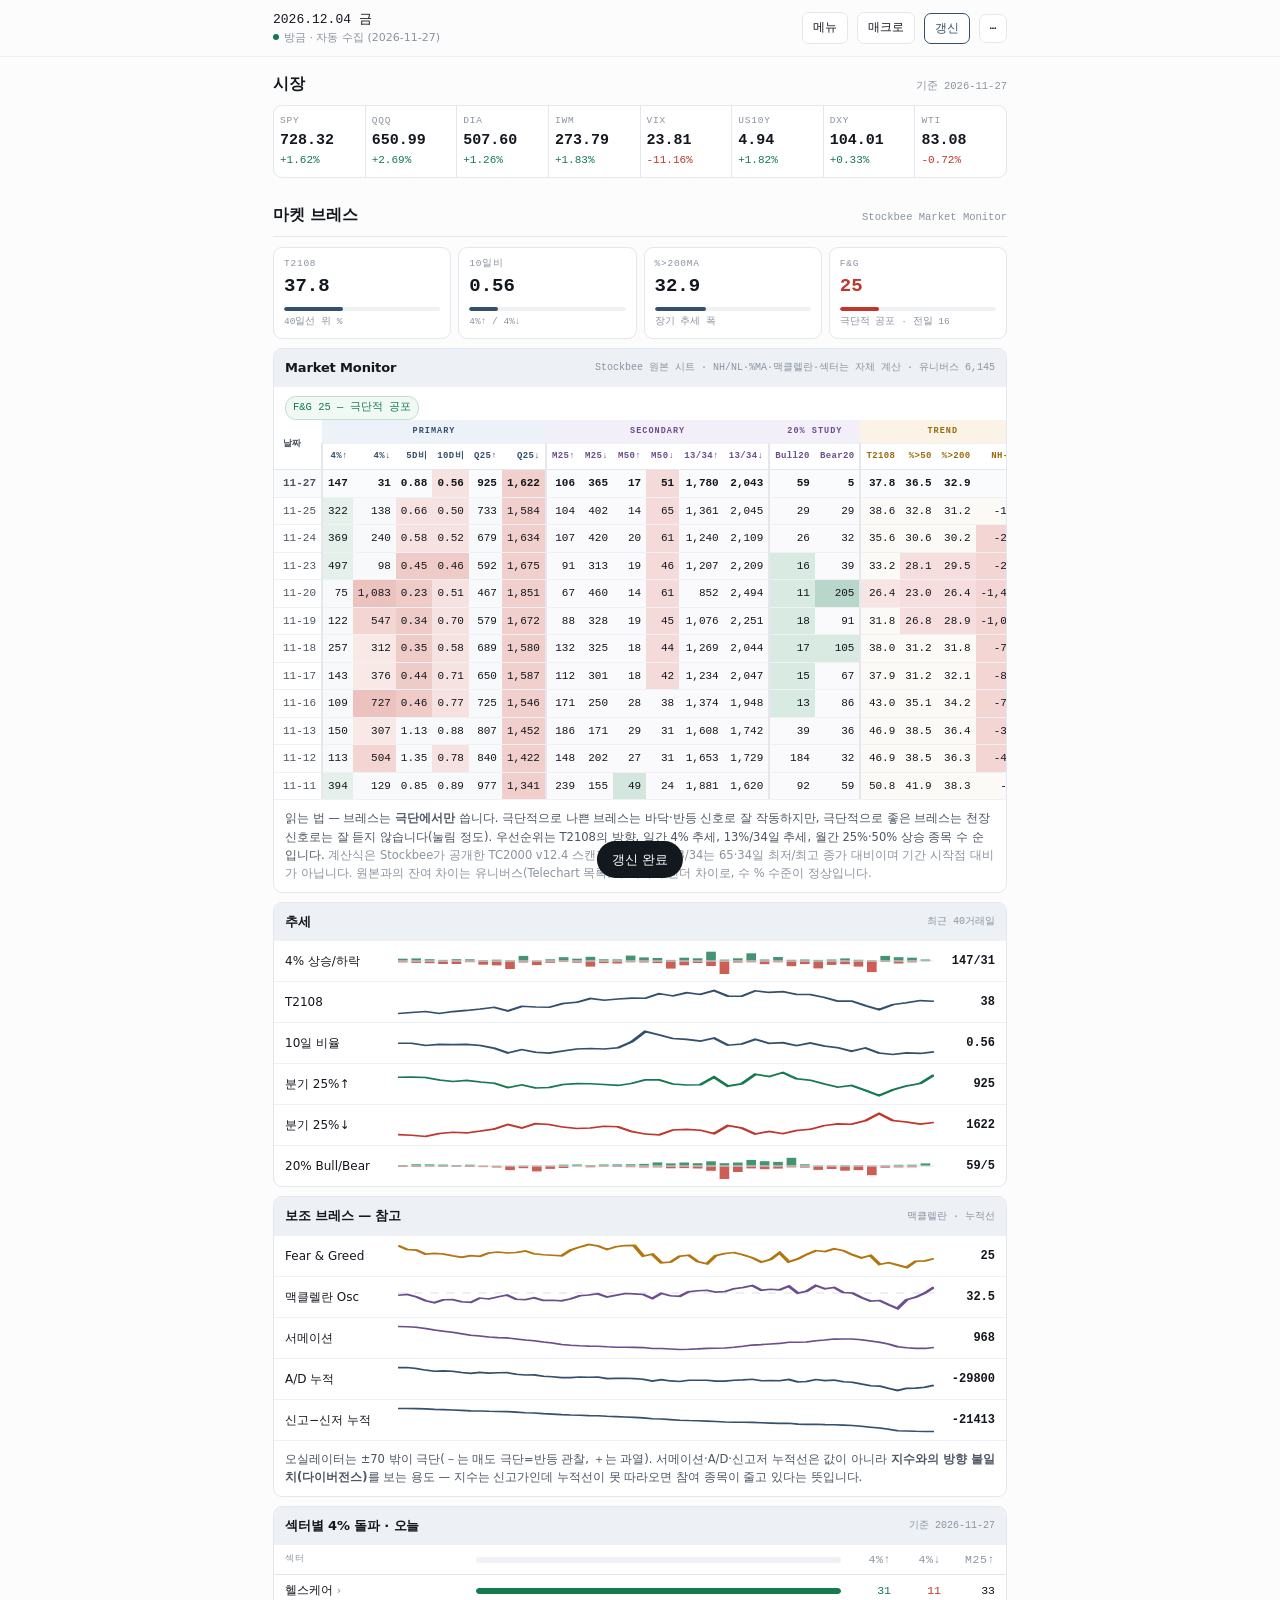
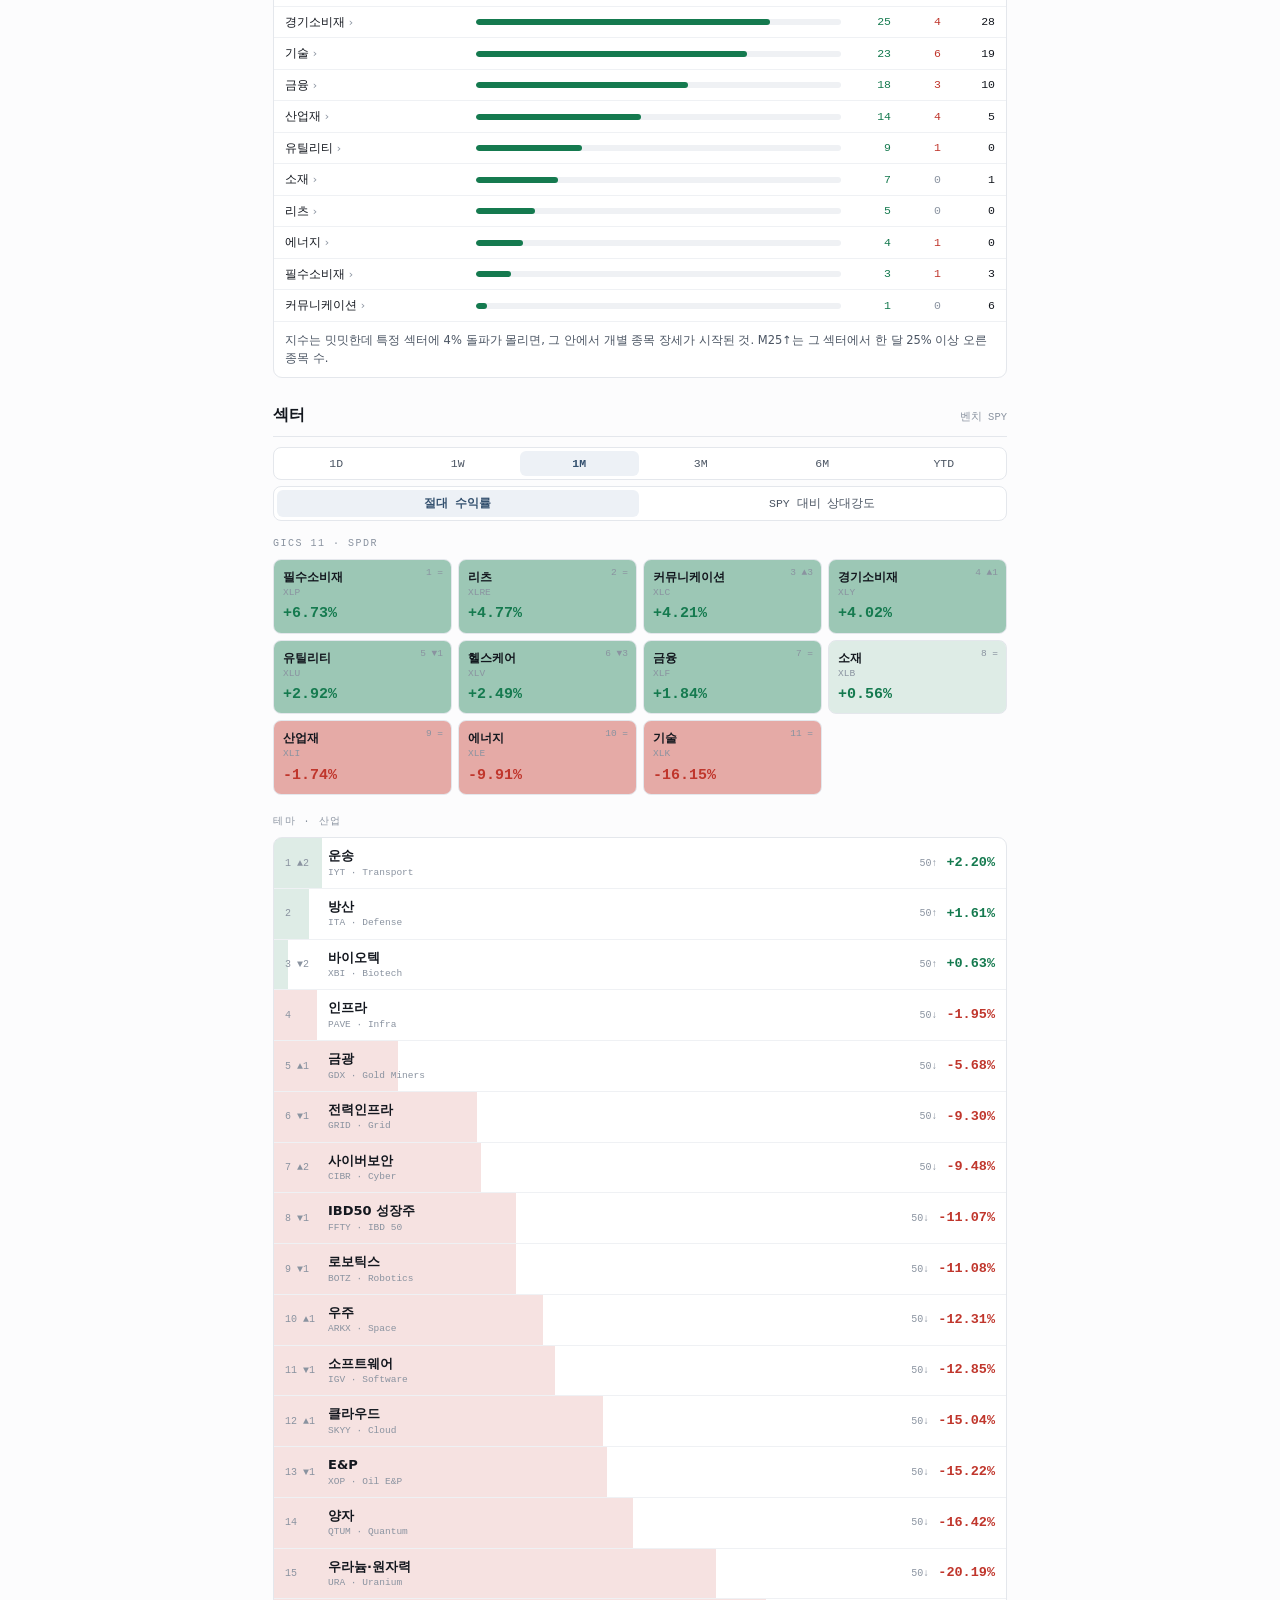
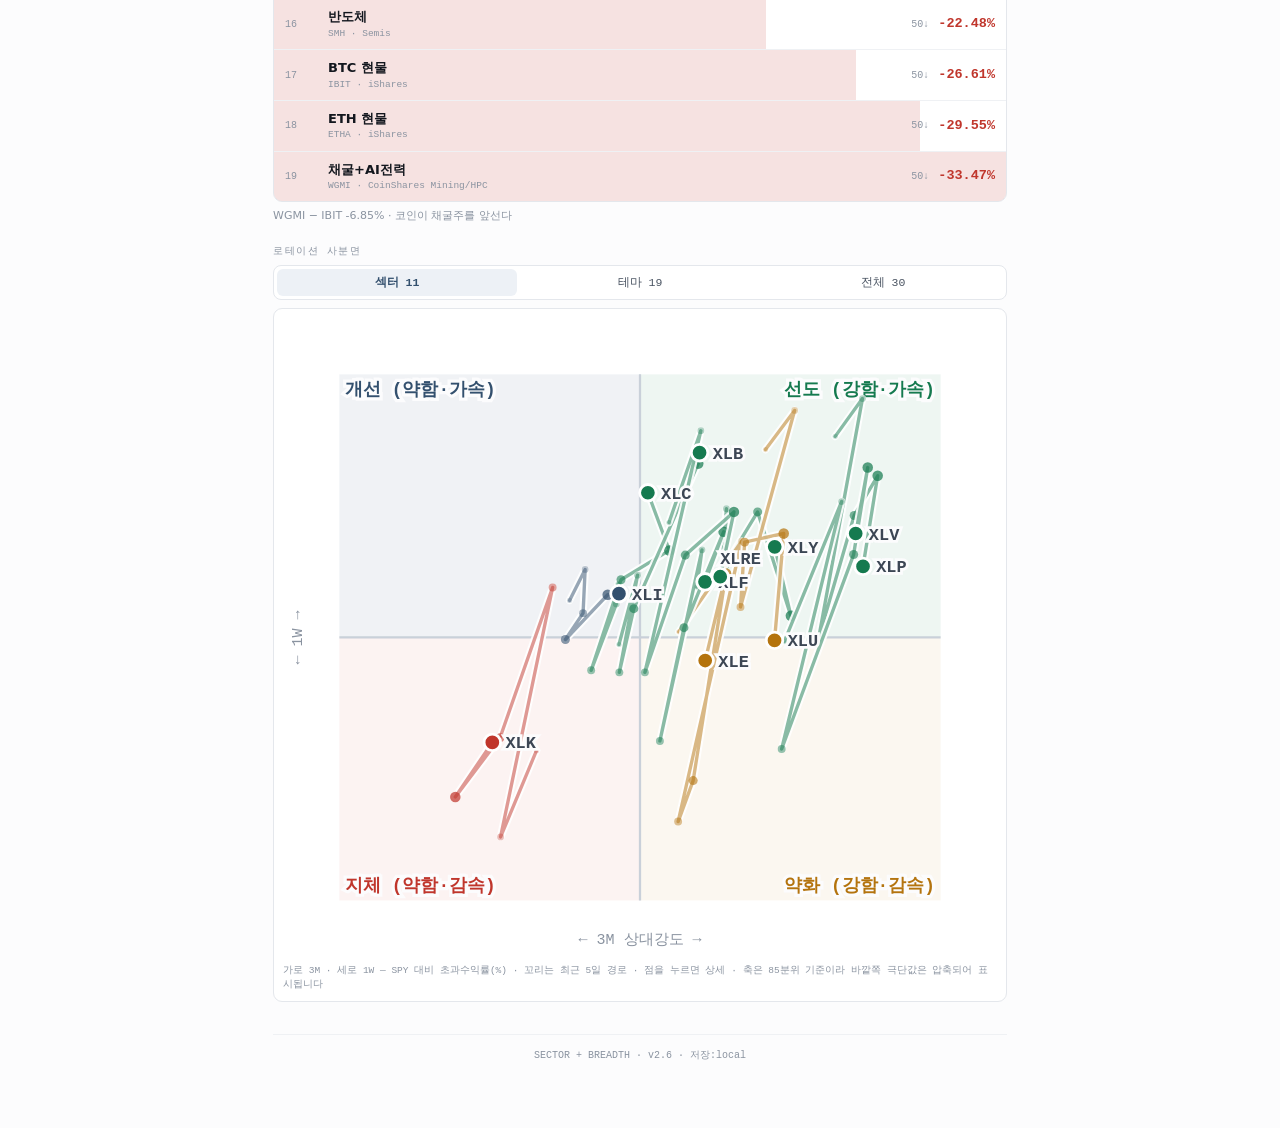
<file: sector-dashboard.html>
<!DOCTYPE html>
<html lang="ko">
<head>
<meta charset="utf-8">
<meta name="viewport" content="width=device-width, initial-scale=1, viewport-fit=cover">
<meta name="theme-color" content="#FCFCFD">
<meta name="apple-mobile-web-app-capable" content="yes">
<title>섹터 · 마켓브레스</title>
<link rel="icon" href="./icon.svg" type="image/svg+xml">
<link rel="alternate icon" href="./icon-192.png">
<link rel="manifest" href="./manifest.json">
<link rel="apple-touch-icon" href="./apple-touch-icon.png">
<meta name="apple-mobile-web-app-title" content="브레스">
<meta name="apple-mobile-web-app-status-bar-style" content="default">
<meta name="mobile-web-app-capable" content="yes">
<meta name="description" content="미국 섹터·테마 상대강도와 Stockbee 마켓브레스 데일리 대시보드">
<style>
:root{
  --paper:#FCFCFD;
  --card:#FFFFFF;
  --line:#E4E7EC;
  --line-soft:#EFF1F4;
  --ink:#13171E;
  --ink-2:#4B5563;
  --ink-3:#8A93A0;
  --steel:#33506E;
  --steel-soft:#EDF1F6;
  --up:#157A4F;
  --dn:#C0362C;
  --amber:#B4740E;
  --mono: ui-monospace, SFMono-Regular, "SF Mono", "JetBrains Mono", Menlo, Consolas, monospace;
  --sans: -apple-system, BlinkMacSystemFont, "Pretendard", "Apple SD Gothic Neo", "Noto Sans KR", system-ui, "Segoe UI", Roboto, sans-serif;
  --r:9px;
}
*{box-sizing:border-box;-webkit-tap-highlight-color:transparent}
html,body{margin:0;padding:0}
body{
  background:var(--paper); color:var(--ink); font-family:var(--sans);
  font-size:15px; line-height:1.5;
  padding-bottom:calc(64px + env(safe-area-inset-bottom));
  -webkit-font-smoothing:antialiased; overscroll-behavior-y:contain;
}
.wrap{max-width:760px;margin:0 auto;padding:0 13px}
.num{font-family:var(--mono);font-variant-numeric:tabular-nums}
.eyebrow{font-family:var(--mono);font-size:10px;letter-spacing:.15em;text-transform:uppercase;color:var(--ink-3)}
.sm{font-size:12.5px}.xs{font-size:11px}
.muted{color:var(--ink-2)}.dim{color:var(--ink-3)}
.up{color:var(--up)}.dn{color:var(--dn)}.flat{color:var(--ink-3)}

/* header */
.topbar{position:sticky;top:0;z-index:40;background:rgba(252,252,253,.94);
  backdrop-filter:blur(10px);-webkit-backdrop-filter:blur(10px);border-bottom:1px solid var(--line-soft)}
.topbar-in{display:flex;align-items:center;gap:9px;padding:10px 13px;max-width:760px;margin:0 auto}
.topbar{padding-top:env(safe-area-inset-top)}
.date-k{font-family:var(--mono);font-size:13px}
.dot{width:6px;height:6px;border-radius:50%;background:var(--ink-3);display:inline-block;margin-right:5px;vertical-align:1px}
.dot.live{background:var(--up)}.dot.stale{background:var(--amber)}
.spacer{flex:1}
.iconbtn{background:var(--card);border:1px solid var(--line);color:var(--ink);border-radius:7px;
  padding:6px 10px;font-size:12px;font-family:var(--mono);cursor:pointer}
.iconbtn:active{background:var(--steel-soft)}
.iconbtn.primary{border-color:var(--steel);color:var(--steel)}

/* section head */
.sec{display:flex;align-items:baseline;gap:8px;margin:26px 0 9px}
.sec h2{font-size:15.5px;font-weight:650;letter-spacing:-.01em;margin:0}
.sec .hint{margin-left:auto;font-family:var(--mono);font-size:10.5px;color:var(--ink-3)}
.rule{height:1px;background:var(--line);margin:0 0 10px}

/* number strip */
.strip{display:grid;grid-template-columns:repeat(3,1fr);gap:1px;background:var(--line);
  border:1px solid var(--line);border-radius:var(--r);overflow:hidden}
@media(min-width:560px){
  .strip{grid-template-columns:repeat(8,1fr)}
  .strip .cell{padding:8px 6px}
}
.cell{background:var(--card);padding:8px 9px}
.cell-k{font-family:var(--mono);font-size:9.5px;letter-spacing:.09em;color:var(--ink-3)}
.cell-v{font-family:var(--mono);font-size:15px;font-weight:600;margin-top:1px;font-variant-numeric:tabular-nums}
.cell-d{font-family:var(--mono);font-size:11px;font-variant-numeric:tabular-nums}

/* ══ MARKET MONITOR — signature ══ */
.mmwrap{border:1px solid var(--line);border-radius:var(--r);background:var(--card);overflow:hidden}
.mmhead{display:flex;align-items:center;gap:8px;padding:9px 11px;border-bottom:1px solid var(--line-soft);background:var(--steel-soft)}
.mmhead b{font-size:13px;letter-spacing:-.01em}
.mmhead .src{margin-left:auto;font-family:var(--mono);font-size:10px;color:var(--ink-3)}
.mmscroll{overflow-x:auto;-webkit-overflow-scrolling:touch}
table.mm{border-collapse:collapse;width:100%;font-family:var(--mono);font-size:11px;font-variant-numeric:tabular-nums;white-space:nowrap}
table.mm th{
  font-weight:600;font-size:9px;letter-spacing:.04em;color:var(--ink-2);
  padding:6px 5px;border-bottom:1px solid var(--line);text-align:right;
  position:sticky;top:0;background:var(--card);
}
table.mm th.grp{text-align:center;border-bottom:1px solid var(--line-soft);
  font-size:8.5px;letter-spacing:.12em;text-transform:uppercase;padding:5px 4px;font-weight:700}
table.mm th.grp.g1{color:#33506E;background:#EDF2F8}
table.mm th.grp.g2{color:#6B4E8E;background:#F3EFF8}
table.mm th.grp.g3{color:#9A6A0B;background:#FBF4E6}
table.mm th.g1{color:#33506E}table.mm th.g2{color:#6B4E8E}table.mm th.g3{color:#9A6A0B}
table.mm td.g1{background-color:rgba(51,80,110,.030)}
table.mm td.g2{background-color:rgba(107,78,142,.030)}
table.mm td.g3{background-color:rgba(154,106,11,.035)}
table.mm .gb{border-left:2px solid var(--line)}
table.mm td{padding:5px 5px;border-bottom:1px solid var(--line-soft);text-align:right}
table.mm td.d,table.mm th.d{text-align:left;position:sticky;left:0;background:var(--card);
  box-shadow:1px 0 0 var(--line-soft);color:var(--ink-2);padding-left:9px}
table.mm tr:last-child td{border-bottom:0}
table.mm tr.today td{font-weight:700;background:#FAFBFC}
table.mm tr.today td.d{background:#FAFBFC}
.mmfoot{padding:9px 11px;border-top:1px solid var(--line-soft);font-size:11.5px;color:var(--ink-2);line-height:1.6}
.flagbar{display:flex;flex-wrap:wrap;gap:5px;padding:9px 11px 0}
.flag{font-family:var(--mono);font-size:10.5px;padding:3px 7px;border-radius:11px;border:1px solid}
.flag.bull{color:var(--up);border-color:#BFE0CE;background:#F1F9F4}
.flag.bear{color:var(--dn);border-color:#EFC9C4;background:#FDF3F2}
.flag.warn{color:var(--amber);border-color:#EBD9B4;background:#FDF8EE}
.flag.neut{color:var(--ink-2);border-color:var(--line);background:#F8F9FB}

/* gauges */
.gauges{display:grid;grid-template-columns:repeat(2,1fr);gap:7px;margin-top:9px}
@media(min-width:560px){.gauges{grid-template-columns:repeat(4,1fr)}}
.gauge{border:1px solid var(--line);border-radius:var(--r);background:var(--card);padding:9px 10px}
.gauge-k{font-family:var(--mono);font-size:9.5px;letter-spacing:.08em;color:var(--ink-3)}
.gauge-v{font-family:var(--mono);font-size:19px;font-weight:700;margin-top:1px;font-variant-numeric:tabular-nums}
.gbar{height:4px;border-radius:2px;background:var(--line-soft);margin-top:6px;position:relative;overflow:hidden}
.gbar i{position:absolute;left:0;top:0;bottom:0;border-radius:2px}
.gnote{font-family:var(--mono);font-size:9.5px;color:var(--ink-3);margin-top:4px}

/* spark */
.sparkrow{display:flex;align-items:center;gap:9px;padding:7px 11px;border-bottom:1px solid var(--line-soft)}
.sparkrow:last-child{border-bottom:0}
.sparkrow .lab{font-size:12px;width:104px;flex:none}
.sparkrow svg{flex:1;height:26px}
.sparkrow .val{font-family:var(--mono);font-size:12px;font-weight:600;width:52px;text-align:right;font-variant-numeric:tabular-nums}

/* heatmap + rows */
.seg{display:flex;gap:3px;background:var(--card);border:1px solid var(--line);border-radius:8px;padding:3px;overflow-x:auto;scrollbar-width:none}
.seg::-webkit-scrollbar{display:none}
.seg button{flex:1;min-width:44px;background:transparent;border:0;color:var(--ink-2);
  font-family:var(--mono);font-size:11.5px;padding:6px 4px;border-radius:6px;cursor:pointer;white-space:nowrap}
.seg button[aria-pressed="true"]{background:var(--steel-soft);color:var(--steel);font-weight:600}
.heat{display:grid;grid-template-columns:repeat(3,1fr);gap:6px;margin-top:8px}
@media(min-width:560px){.heat{grid-template-columns:repeat(4,1fr)}}
.tile{border-radius:8px;padding:8px 9px 7px;border:1px solid var(--line);position:relative;overflow:hidden;cursor:pointer;min-height:64px;background:var(--card)}
.tile-bg{position:absolute;inset:0}
.tile-t{font-size:12px;font-weight:600;position:relative;z-index:1}
.tile-s{font-family:var(--mono);font-size:9.5px;color:var(--ink-3);position:relative;z-index:1}
.tile-p{font-family:var(--mono);font-size:15px;font-weight:700;margin-top:3px;position:relative;z-index:1;font-variant-numeric:tabular-nums}
.tile-r{position:absolute;top:6px;right:8px;font-family:var(--mono);font-size:9.5px;color:var(--ink-3);z-index:1}
.rows{border:1px solid var(--line);border-radius:var(--r);overflow:hidden;margin-top:8px;background:var(--card)}
.row{display:flex;align-items:center;gap:9px;padding:8px 11px;border-bottom:1px solid var(--line-soft);position:relative;cursor:pointer}
.row:last-child{border-bottom:0}
.row-bar{position:absolute;left:0;top:0;bottom:0;opacity:.14}
.row-i{font-family:var(--mono);font-size:10px;color:var(--ink-3);width:34px;position:relative;white-space:nowrap}
.row-n{flex:1;min-width:0;position:relative}
.row-t{font-size:13px;font-weight:600;white-space:nowrap;overflow:hidden;text-overflow:ellipsis}
.row-s{font-family:var(--mono);font-size:9.5px;color:var(--ink-3)}
.row-v{font-family:var(--mono);font-size:13.5px;font-weight:700;position:relative;font-variant-numeric:tabular-nums}
.row-x{font-family:var(--mono);font-size:10px;color:var(--ink-3);width:36px;text-align:right;position:relative}

/* quad */
.quad{margin-top:8px;border:1px solid var(--line);border-radius:var(--r);background:var(--card);padding:9px}
.quad svg{width:100%;height:auto;display:block}
.qlegend{display:grid;grid-template-columns:1fr 1fr;gap:3px 10px;margin-top:7px}
.ql{font-family:var(--mono);font-size:9.5px;color:var(--ink-3)}

/* generic */
.card{background:var(--card);border:1px solid var(--line);border-radius:var(--r);padding:11px}
input,textarea,select{width:100%;background:var(--card);border:1px solid var(--line);color:var(--ink);
  border-radius:7px;padding:9px 10px;font-family:var(--sans);font-size:14px;outline:none}
input:focus,textarea:focus,select:focus{border-color:var(--steel)}
textarea{font-family:var(--mono);font-size:12px;line-height:1.5;resize:vertical}
label.fl{display:block;font-family:var(--mono);font-size:10px;letter-spacing:.09em;color:var(--ink-3);margin:0 0 5px;text-transform:uppercase}
.btn{background:var(--card);border:1px solid var(--line);color:var(--ink);border-radius:7px;padding:9px 12px;font-size:13px;cursor:pointer;font-family:var(--sans)}
.btn:active{background:var(--steel-soft)}
.btn.acc{border-color:var(--steel);color:var(--steel);font-weight:600}
.btn.full{width:100%}
.btn.sm{padding:6px 9px;font-size:12px}
.btnrow{display:flex;gap:7px;flex-wrap:wrap;margin-top:9px}
.switch{display:flex;align-items:center;justify-content:space-between;gap:10px;padding:9px 0;border-bottom:1px solid var(--line-soft)}
.switch:last-child{border-bottom:0}
.tg{width:42px;height:24px;border-radius:12px;background:var(--line);border:0;position:relative;cursor:pointer;flex:none}
.tg::after{content:"";position:absolute;top:3px;left:3px;width:18px;height:18px;border-radius:50%;background:#fff;box-shadow:0 1px 2px rgba(0,0,0,.2);transition:.18s}
.tg[aria-checked="true"]{background:var(--steel)}
.tg[aria-checked="true"]::after{left:21px}
.sheet{position:fixed;inset:0;z-index:60;background:rgba(19,23,30,.34);display:none;align-items:flex-end}
.sheet.on{display:flex}
.sheet-in{background:var(--paper);border-top:1px solid var(--line);border-radius:15px 15px 0 0;width:100%;
  max-width:760px;margin:0 auto;max-height:88vh;overflow:auto;padding:15px 13px 32px}
.sheet-h{display:flex;align-items:center;margin-bottom:11px}
.sheet-h b{font-size:15px}
.toast{position:fixed;left:50%;transform:translateX(-50%);bottom:22px;z-index:80;background:var(--ink);
  color:#fff;padding:9px 15px;border-radius:19px;font-size:13px;opacity:0;transition:.2s;pointer-events:none}
.toast.on{opacity:1}
.logrow{display:flex;gap:9px;padding:7px 0;border-bottom:1px solid var(--line-soft);font-size:13px}
.logrow:last-child{border-bottom:0}
.logrow time{font-family:var(--mono);font-size:11px;color:var(--ink-3);flex:none;width:56px}
.footer{margin-top:32px;padding:13px 0 0;border-top:1px solid var(--line-soft);
  font-family:var(--mono);font-size:10px;color:var(--ink-3);text-align:center}
.sbhead,.sbrow{display:grid;grid-template-columns:minmax(64px,1fr) 2fr 42px 42px 46px;gap:8px;align-items:center;padding:6px 11px;border-bottom:1px solid var(--line-soft);font-size:12px}
.sbrow:last-child{border-bottom:0}
.sbrow.tap{cursor:pointer}
.sbrow.tap:active{background:var(--steel-soft)}
.chev{color:var(--ink-3);font-size:11px}
.tkgrid{display:grid;grid-template-columns:repeat(auto-fill,minmax(96px,1fr));gap:6px;margin-top:7px}
.tk{display:flex;align-items:baseline;gap:6px;border:1px solid var(--line);border-radius:7px;
  padding:6px 8px;background:var(--card);cursor:pointer;font-family:var(--mono);font-size:12px}
.tk:active{background:var(--steel-soft)}
.tk b{font-weight:700}
.tk span{margin-left:auto;font-size:11px;font-variant-numeric:tabular-nums}
.tkhead{display:flex;align-items:center;gap:7px;margin-top:14px}
.tkhead h4{margin:0;font-size:13px;font-weight:650}
.tkhead .cnt{font-family:var(--mono);font-size:11px;color:var(--ink-3)}
.tkhead button{margin-left:auto}
.sbhead{font-family:var(--mono);font-size:9px;color:var(--ink-3);letter-spacing:.07em;border-bottom:1px solid var(--line)}
.sb-n{white-space:nowrap;overflow:hidden;text-overflow:ellipsis}
.sb-bar{height:6px;background:var(--line-soft);border-radius:3px;overflow:hidden}
.sb-bar i{display:block;height:100%;background:var(--up);border-radius:3px}
.sb-v,.sb-x{font-family:var(--mono);font-size:11.5px;text-align:right;font-variant-numeric:tabular-nums}
.qcap{font-family:var(--mono);font-size:9.5px;color:var(--ink-3);margin-top:7px;line-height:1.5}
@media (prefers-reduced-motion:reduce){*{transition:none!important;animation:none!important}}
</style>
</head>
<body>

<div class="topbar">
  <div class="topbar-in">
    <div>
      <div class="date-k" id="dateK">—</div>
      <div class="xs dim" id="freshK"><span class="dot"></span>데이터 없음</div>
    </div>
    <div class="spacer"></div>
    <a class="iconbtn" href="./index.html" style="text-decoration:none">메뉴</a>
    <a class="iconbtn" href="./macro.html" style="text-decoration:none">매크로</a>
    <button class="iconbtn primary" id="btnRefresh">갱신</button>
    <button class="iconbtn" id="btnSheet">⋯</button>
  </div>
</div>

<div class="wrap">

  <div class="card" id="onboard" hidden style="margin-top:12px;border-color:var(--steel)">
    <div class="eyebrow" style="color:var(--steel)">데이터 연결</div>
    <div class="sm" style="margin-top:6px;line-height:1.65">
      아직 데이터가 없습니다. 자동 수집 주소를 넣으면 매일 아침 저절로 채워집니다.
    </div>
    <div class="btnrow">
      <button class="btn acc sm" id="obFeed">자동 수집 주소 넣기</button>
      <button class="btn sm" id="obTry">지금 직접 받아오기</button>
      <button class="btn sm" id="obPaste">붙여넣기</button>
    </div>
  </div>

  <div class="sec" style="margin-top:16px"><h2>시장</h2><span class="hint" id="asofK"></span></div>
  <div class="strip" id="strip"></div>

  <div class="sec"><h2>마켓 브레스</h2><span class="hint">Stockbee Market Monitor</span></div>
  <div class="rule"></div>
  <div class="gauges" id="gauges"></div>
  <div class="mmwrap" style="margin-top:9px">
    <div class="mmhead"><b>Market Monitor</b><span class="src" id="mmSrc">—</span></div>
    <div class="flagbar" id="mmFlags"></div>
    <div class="mmscroll"><table class="mm" id="mmTable"></table></div>
    <div class="mmfoot" id="mmFoot"></div>
  </div>
  <div class="mmwrap" style="margin-top:9px">
    <div class="mmhead"><b>추세</b><span class="src">최근 40거래일</span></div>
    <div id="sparks"></div>
  </div>
  <div class="mmwrap" style="margin-top:9px" id="auxWrap" hidden>
    <div class="mmhead"><b>보조 브레스 — 참고</b><span class="src">맥클렐란 · 누적선</span></div>
    <div id="auxRows"></div>
    <div class="mmfoot">오실레이터는 ±70 밖이 극단(－는 매도 극단=반등 관찰, ＋는 과열). 서메이션·A/D·신고저 누적선은 값이 아니라
    <b>지수와의 방향 불일치(다이버전스)</b>를 보는 용도 — 지수는 신고가인데 누적선이 못 따라오면 참여 종목이 줄고 있다는 뜻입니다.</div>
  </div>
  <div class="mmwrap" style="margin-top:9px" id="sbWrap" hidden>
    <div class="mmhead"><b>섹터별 4% 돌파 · 오늘</b><span class="src" id="sbSrc"></span></div>
    <div id="secBreadth"></div>
    <div class="mmfoot">지수는 밋밋한데 특정 섹터에 4% 돌파가 몰리면, 그 안에서 개별 종목 장세가 시작된 것. M25↑는 그 섹터에서 한 달 25% 이상 오른 종목 수.</div>
  </div>

  <div class="sec"><h2>섹터</h2><span class="hint" id="benchK"></span></div>
  <div class="rule"></div>
  <div class="seg" id="segPeriod"></div>
  <div class="seg" id="segMode" style="margin-top:6px"></div>

  <div class="eyebrow" style="margin:15px 0 0">GICS 11 · SPDR</div>
  <div class="heat" id="heatUS"></div>

  <div class="eyebrow" style="margin:19px 0 0">테마 · 산업</div>
  <div class="rows" id="rowsTheme"></div>
  <div class="xs dim" id="cryptoNote" style="margin-top:6px"></div>

  <div class="eyebrow" style="margin:19px 0 0">로테이션 사분면</div>
  <div class="seg" id="segQuad" style="margin-top:6px"></div>
  <div class="quad">
    <div id="quadSvg"></div>
    <div class="qcap">가로 3M · 세로 1W — SPY 대비 초과수익률(%) · 꼬리는 최근 5일 경로 · 점을 누르면 상세 · 축은 85분위 기준이라 바깥쪽 극단값은 압축되어 표시됩니다</div>
  </div>

  <div id="krBlock" hidden>
    <div class="eyebrow" style="margin:19px 0 0">한국 섹터</div>
    <div class="rows" id="rowsKR"></div>
  </div>

  <div class="footer" id="footer">SECTOR + BREADTH · v2.6</div>
</div>

<div class="sheet" id="sheet">
  <div class="sheet-in">
    <div class="sheet-h"><b id="sheetTitle">메뉴</b><span class="spacer"></span><button class="iconbtn" id="btnCloseSheet">닫기</button></div>
    <div id="sheetBody"></div>
  </div>
</div>
<div class="toast" id="toast"></div>

<script>
"use strict";
/* ════════════════════════════════════════════════════════════
   섹터 + 마켓브레스 대시보드 v2
   데이터 우선순위: ① feedUrl(data.json) → ② Stooq 직접 → ③ 붙여넣기
   저장: window.storage(Claude) → localStorage(PWA) → 메모리
   ════════════════════════════════════════════════════════════ */

const MEM={};
const Store={
  mode:"memory",
  async init(){
    try{ if(typeof window!=="undefined" && window.storage && typeof window.storage.get==="function"){ this.mode="claude"; return; } }catch(e){}
    try{ localStorage.setItem("__t","1"); localStorage.removeItem("__t"); this.mode="local"; }catch(e){ this.mode="memory"; }
  },
  async get(k){ try{
      if(this.mode==="claude"){ const r=await window.storage.get(k,false); return r?JSON.parse(r.value):null; }
      if(this.mode==="local"){ const v=localStorage.getItem(k); return v?JSON.parse(v):null; }
      return MEM[k]??null; }catch(e){ return null; } },
  async set(k,v){ const s=JSON.stringify(v); try{
      if(this.mode==="claude"){ await window.storage.set(k,s,false); return true; }
      if(this.mode==="local"){ localStorage.setItem(k,s); return true; }
      MEM[k]=v; return true; }catch(e){ MEM[k]=v; return false; } }
};
const K={CFG:"sb:cfg", DATA:"sb:data", SNAP:"sb:snap"};

/* ── 유니버스 ── */
const US_SECTORS=[
  {s:"XLK",k:"기술",g:"Technology"},{s:"XLC",k:"커뮤니케이션",g:"Comm Svcs"},
  {s:"XLY",k:"경기소비재",g:"Cons Disc"},{s:"XLP",k:"필수소비재",g:"Cons Stap"},
  {s:"XLE",k:"에너지",g:"Energy"},{s:"XLF",k:"금융",g:"Financials"},
  {s:"XLV",k:"헬스케어",g:"Health Care"},{s:"XLI",k:"산업재",g:"Industrials"},
  {s:"XLB",k:"소재",g:"Materials"},{s:"XLRE",k:"리츠",g:"Real Estate"},
  {s:"XLU",k:"유틸리티",g:"Utilities"}
];
const US_THEMES=[
  {s:"SMH", k:"반도체",       g:"Semis"},
  {s:"IGV", k:"소프트웨어",    g:"Software"},
  {s:"SKYY",k:"클라우드",      g:"Cloud"},
  {s:"GRID",k:"전력인프라",    g:"Grid"},
  {s:"URA", k:"우라늄·원자력", g:"Uranium"},
  {s:"XOP", k:"E&P",         g:"Oil E&P"},
  {s:"ITA", k:"방산",         g:"Defense"},
  {s:"ARKX",k:"우주",         g:"Space"},
  {s:"BOTZ",k:"로보틱스",      g:"Robotics"},
  {s:"CIBR",k:"사이버보안",    g:"Cyber"},
  {s:"QTUM",k:"양자",         g:"Quantum"},
  {s:"XBI", k:"바이오텍",      g:"Biotech"},
  {s:"PAVE",k:"인프라",        g:"Infra"},
  {s:"IYT", k:"운송",         g:"Transport"},
  {s:"GDX", k:"금광",         g:"Gold Miners"},
  {s:"FFTY",k:"IBD50 성장주",  g:"IBD 50"},
  {s:"WGMI",k:"채굴+AI전력",   g:"CoinShares Mining/HPC"},
  {s:"IBIT",k:"BTC 현물",     g:"iShares"},
  {s:"ETHA",k:"ETH 현물",     g:"iShares"}
];
const KR_SECTORS=[
  {s:"091160",k:"반도체",g:"KODEX"},{s:"305720",k:"2차전지",g:"KODEX"},
  {s:"449450",k:"방산",g:"PLUS"},{s:"466920",k:"조선",g:"SOL"},
  {s:"261070",k:"원자력",g:"TIGER"},{s:"244580",k:"바이오",g:"KODEX"},
  {s:"228790",k:"화장품",g:"TIGER"},{s:"091170",k:"은행",g:"KODEX"},
  {s:"091180",k:"자동차",g:"KODEX"}
];
const MACRO=["SPY","QQQ","DIA","IWM","VIX","US10Y","DXY","WTI"];
const PERIODS=[{k:"d1",t:"1D"},{k:"w1",t:"1W"},{k:"m1",t:"1M"},{k:"m3",t:"3M"},{k:"m6",t:"6M"},{k:"ytd",t:"YTD"}];

/* Market Monitor 컬럼 정의 (Stockbee) */
const MM_COLS=[
  {g:"PRIMARY", gk:"g1", c:[
    {k:"up4",  t:"4%↑",   h:"당일 4% 이상 상승 종목 수"},
    {k:"dn4",  t:"4%↓",   h:"당일 4% 이상 하락 종목 수"},
    {k:"r5",   t:"5D비",  h:"5일 4%↑합 / 5일 4%↓합", d:2},
    {k:"r10",  t:"10D비", h:"10일 4%↑합 / 10일 4%↓합", d:2},
    {k:"q25u", t:"Q25↑",  h:"분기(65일) 25% 이상 상승"},
    {k:"q25d", t:"Q25↓",  h:"분기(65일) 25% 이상 하락"}
  ]},
  {g:"SECONDARY", gk:"g2", c:[
    {k:"m25u", t:"M25↑",  h:"월(20일) 25% 이상 상승"},
    {k:"m25d", t:"M25↓",  h:"월 25% 이상 하락"},
    {k:"m50u", t:"M50↑",  h:"월 50% 이상 상승"},
    {k:"m50d", t:"M50↓",  h:"월 50% 이상 하락"},
    {k:"u13",  t:"13/34↑",h:"34일간 13% 이상 상승"},
    {k:"d13",  t:"13/34↓",h:"34일간 13% 이상 하락"}
  ]},
  {g:"20% STUDY", gk:"g2", c:[
    {k:"b20u", t:"Bull20", h:"5거래일 전 대비 20% 이상 상승 (종가≥$5, 거래량≥10만주)"},
    {k:"b20d", t:"Bear20", h:"5거래일 전 대비 20% 이상 하락 (종가≥$5, 거래량≥10만주)"}
  ]},
  {g:"TREND", gk:"g3", c:[
    {k:"t2108",t:"T2108", h:"40일선 위 종목 비율(%)", d:1},
    {k:"a50",  t:"%>50",  h:"50일선 위 비율(%)", d:1},
    {k:"a200", t:"%>200", h:"200일선 위 비율(%)", d:1},
    {k:"nhnl", t:"NH-NL", h:"신고가 − 신저가"}
  ]}
];

const DEFAULT_CFG={
  feedUrl:"", bench:"SPY", period:"m1", mode:"abs",
  showKR:false, autoFetch:true, mmRows:12, quadGroup:"sector",
  tickersUS:null, tickersTH:null
};

/* ── 유틸 ── */
const $=(s,r)=>(r||document).querySelector(s);
const $$=(s,r)=>Array.from((r||document).querySelectorAll(s));
const clamp=(v,a,b)=>Math.max(a,Math.min(b,v));
const isNum=v=>typeof v==="number"&&isFinite(v);
const fmtP=v=>!isNum(v)?"—":(v>0?"+":"")+v.toFixed(2)+"%";
const fmtN=(v,d)=>!isNum(v)?"—":v.toLocaleString("en-US",{minimumFractionDigits:d??2,maximumFractionDigits:d??2});
const fmtI=v=>!isNum(v)?"—":Math.round(v).toLocaleString("en-US");
const cls=v=>!isNum(v)?"flat":v>0.02?"up":v<-0.02?"dn":"flat";
const WD=["일","월","화","수","목","금","토"];
const todayKey=()=>{const d=new Date();return d.getFullYear()+"-"+String(d.getMonth()+1).padStart(2,"0")+"-"+String(d.getDate()).padStart(2,"0");};
function heat(v){ if(!isNum(v))return"rgba(138,147,160,.05)";
  const a=clamp(Math.abs(v)/4,.05,.42);
  return v>=0?`rgba(21,122,79,${a})`:`rgba(192,54,44,${a})`; }
function toast(m,ms){const t=$("#toast");t.textContent=m;t.classList.add("on");
  clearTimeout(toast._t);toast._t=setTimeout(()=>t.classList.remove("on"),ms||1900);}
function copy(t){try{
  if(navigator.clipboard&&window.isSecureContext)navigator.clipboard.writeText(t);
  else{const a=document.createElement("textarea");a.value=t;a.style.position="fixed";a.style.opacity="0";
    document.body.appendChild(a);a.select();document.execCommand("copy");a.remove();}
  toast("복사됨");}catch(e){toast("복사 실패 — 길게 눌러 복사");}}

/* ── 계산 ── */
const pctBack=(c,n)=>{if(!c||c.length<n+1)return null;const a=c[c.length-1],b=c[c.length-1-n];
  return (isNum(a)&&isNum(b)&&b)?(a/b-1)*100:null;};
function ytdPct(rows){ if(!rows||!rows.length)return null;
  const y=new Date(rows[rows.length-1].d).getFullYear(); let base=null;
  for(let i=0;i<rows.length;i++){ if(new Date(rows[i].d).getFullYear()===y){ base=i>0?rows[i-1].c:rows[i].c; break; } }
  return (isNum(base)&&base)?(rows[rows.length-1].c/base-1)*100:null; }
function sma(c,n){ if(!c||c.length<n)return null; let s=0; for(let i=c.length-n;i<c.length;i++)s+=c[i]; return s/n; }
function pctAt(c,n,off){ const L=c.length-1-(off||0); if(L<n||L<0)return null;
  const a=c[L],b=c[L-n]; return (isNum(a)&&isNum(b)&&b)?(a/b-1)*100:null; }

/* ── 상태 ── */
let CFG=Object.assign({},DEFAULT_CFG);
let DATA={ts:null,asof:null,src:{},series:{},q:{},breadth:[],sectors:[],fng:null,universe:null,errs:[]};
let SNAP={};

/* ════ 데이터 소스 ════ */
const ALL=()=>({
  us:CFG.tickersUS||US_SECTORS.map(x=>x.s),
  th:CFG.tickersTH||US_THEMES.map(x=>x.s),
  kr:CFG.showKR?KR_SECTORS.map(x=>x.s):[]
});
const allTickers=()=>{const a=ALL();return Array.from(new Set([CFG.bench,...MACRO,...a.us,...a.th,...a.kr]));};
const metaOf=t=>US_SECTORS.find(x=>x.s===t)||US_THEMES.find(x=>x.s===t)||KR_SECTORS.find(x=>x.s===t)||{s:t,k:t,g:""};

/* ① feed: 자동 생성된 data.json */
async function fetchFeed(url){
  const u=url+(url.includes("?")?"&":"?")+"t="+Date.now();
  const r=await fetch(u,{cache:"no-store"});
  if(!r.ok) throw new Error("HTTP "+r.status);
  const j=await r.json();
  if(!j || (!j.quotes && !j.breadth)) throw new Error("형식이 다릅니다");
  if(j.quotes) DATA.q=Object.assign({},DATA.q,j.quotes);
  if(j.breadth?.history?.length) DATA.breadth=j.breadth.history;
  else if(Array.isArray(j.breadth)) DATA.breadth=j.breadth;
  if(Array.isArray(j.sectors)&&j.sectors.length) DATA.sectors=j.sectors;
  if(j.fng&&isNum(j.fng.score)) DATA.fng=j.fng;
  if(Array.isArray(j.dates)&&j.series){          // 공통 날짜축 + 종가 → 꼬리·순위변화 재료
    Object.keys(j.series).forEach(t=>{
      const arr=j.series[t]; if(!Array.isArray(arr)) return;
      const rows=[];
      for(let i=0;i<j.dates.length&&i<arr.length;i++){ const c=arr[i]; if(isNum(c)) rows.push({d:j.dates[i],c}); }
      if(rows.length>=10) DATA.series[t]=rows;
    });
    computeSeries();
  }
  DATA.asof=j.asof||DATA.asof;
  DATA.universe=j.universe||j.breadth?.universe||null;
  DATA.src.feed="자동 수집";
  DATA.src.equity="자동 수집"+(j.asof?" ("+j.asof+")":"");
  if(DATA.breadth.length) DATA.src.breadth=j.breadth_source||"자체 계산";
  return true;
}

/* ② Stooq 일봉 직접 (CORS 통과 시에만) */
const SMAP={VIX:"^vix",US10Y:"10usy.b",DXY:"dx.f",GOLD:"xauusd"};
const ssym=t=>SMAP[t]||(/^\d{6}$/.test(t)?t.toLowerCase()+".kr":t.toLowerCase()+".us");
async function stooq(t){
  const r=await fetch("https://stooq.com/q/d/l/?s="+encodeURIComponent(ssym(t))+"&i=d",{cache:"no-store"});
  if(!r.ok) throw new Error("HTTP "+r.status);
  const txt=await r.text();
  if(!/^Date/i.test(txt.trim())) throw new Error("csv 아님");
  const ln=txt.trim().split(/\r?\n/); ln.shift();
  const rows=[];
  for(const l of ln){ const p=l.split(","); const c=parseFloat(p[4]); if(p[0]&&isFinite(c)) rows.push({d:p[0],c}); }
  if(rows.length<30) throw new Error("데이터 부족");
  return rows.slice(-300);
}
async function pool(items,fn,size){
  const out=[]; let i=0;
  await Promise.all(Array.from({length:Math.min(size,items.length)},async()=>{
    while(i<items.length){const idx=i++; try{ out[idx]=await fn(items[idx]); }catch(e){ out[idx]=null; }}
  }));
  return out;
}
function computeSeries(){
  const S=DATA.series, bRows=S[CFG.bench]||[], b=bRows.map(r=>r.c);
  const bYtd=ytdPct(bRows);
  const rel=(x,y)=>{ if(x===null||y===null) return null;
    const d=1+y/100; return d? +(((1+x/100)/d-1)*100).toFixed(2) : null; };  // 비율식 — 파이썬과 동일
  const sp=(c,n,off)=>rel(pctAt(c,n,off),pctAt(b,n,off));
  allTickers().forEach(t=>{
    const rows=S[t]; if(!rows||rows.length<10) return;
    const c=rows.map(r=>r.c);
    const tYtd=ytdPct(rows);
    const tail=[];
    for(let off=5;off>=0;off--){
      const x=sp(c,63,off)??sp(c,21,off), y=sp(c,5,off);
      if(x!==null&&y!==null) tail.push([x,y]);
    }
    DATA.q[t]=Object.assign(DATA.q[t]||{},{
      px:c[c.length-1], d1:pctBack(c,1), w1:pctBack(c,5), m1:pctBack(c,21),
      m3:pctBack(c,63), m6:pctBack(c,126), ytd:tYtd,
      rs_d1:sp(c,1,0), rs_w1:sp(c,5,0), rs_m1:sp(c,21,0),
      rs_m3:sp(c,63,0), rs_m6:sp(c,126,0),
      rs_ytd:rel(tYtd,bYtd),
      tail: tail.length>=2?tail:undefined,
      a50:(()=>{const m=sma(c,50);return isNum(m)?c[c.length-1]>m:null;})(),
      a200:(()=>{const m=sma(c,200);return isNum(m)?c[c.length-1]>m:null;})()
    });
  });
  DATA.asof=bRows.slice(-1)[0]?.d||DATA.asof;
}

/* ③ 붙여넣기 */
const PASTE_PROMPT=list=>`오늘 미국 증시 마감 기준으로 아래 티커의 종가와 수익률을 웹검색해 채워라.
티커: ${list.join(", ")}
설명·마크다운 없이 아래 JSON만 출력.
{"asof":"YYYY-MM-DD","quotes":{"TICKER":{"px":0,"d1":0,"w1":0,"m1":0,"m3":0,"ytd":0}}}
수익률은 퍼센트 숫자(예: -1.23). 모르면 null.`;
function ingest(obj){
  const rows=obj.quotes||obj.rows||obj;
  Object.keys(rows).forEach(t=>{
    const r=rows[t]; if(!r||typeof r!=="object") return;
    DATA.q[t]=Object.assign(DATA.q[t]||{},{
      px:r.px??null,d1:r.d1??null,w1:r.w1??null,m1:r.m1??null,
      m3:r.m3??null,m6:r.m6??null,ytd:r.ytd??null,
      a50:r.a50??DATA.q[t]?.a50??null,a200:r.a200??DATA.q[t]?.a200??null
    });
  });
  const b=DATA.q[CFG.bench]||{};
  Object.keys(DATA.q).forEach(t=>{ const o=DATA.q[t];
    ["d1","w1","m1","m3","m6","ytd"].forEach(k=>{
      if(isNum(o[k])&&isNum(b[k])){ const dn=1+b[k]/100;
        if(dn) o["rs_"+k]=+(((1+o[k]/100)/dn-1)*100).toFixed(2); }
    });
  });
  if(obj.breadth){ const h=obj.breadth.history||obj.breadth; if(Array.isArray(h)&&h.length) DATA.breadth=h; }
  DATA.asof=obj.asof||DATA.asof;
  DATA.ts=Date.now(); DATA.src.equity="붙여넣기"+(obj.asof?" ("+obj.asof+")":"");
}

/* 통합 갱신 */
/* 같은 폴더에 data.json 이 있으면(GitHub Pages) 설정 없이 바로 쓴다 */
const feedOf=()=>CFG.feedUrl||(/^https?:$/.test(location.protocol)?"./data.json":"");
async function refreshAll(){
  const btn=$("#btnRefresh"); btn.textContent="…"; btn.disabled=true;
  const errs=[]; let ok=false;
  const feed=feedOf();
  if(feed){
    try{ await fetchFeed(feed); ok=true; }
    catch(e){ errs.push("자동 수집: "+e.message); }
  }
  if(!ok){
    const list=allTickers();
    const got=await pool(list,async t=>{ DATA.series[t]=await stooq(t); return t; },4);
    const n=got.filter(Boolean).length;
    if(n>=3){ computeSeries(); DATA.src.equity="Stooq 직접 · 지연 가능(참고용)"; ok=true;
      if(n<list.length) errs.push(`일부 티커 실패 ${list.length-n}개`); }
    else errs.push("직접 수집 실패 — 브라우저가 외부 요청을 막고 있습니다");
  }
  if(ok) DATA.ts=Date.now();
  DATA.errs=errs;
  await Store.set(K.DATA,DATA); await saveSnap(); renderAll();
  btn.textContent="갱신"; btn.disabled=false;
  toast(errs.length?(ok?`갱신됨 · 경고 ${errs.length}건`:"실패 — ⋯ 메뉴에서 설정"):"갱신 완료", errs.length?2800:1700);
}

/* 스냅샷: 순위 변화 추적 (1M 절대 기준 고정) */
async function saveSnap(){
  const rank={}; ["us","th"].forEach(w=>rankList(w,true).forEach(r=>rank[r.s]=r.rank));
  SNAP[todayKey()]={rank};
  const ks=Object.keys(SNAP).sort(); while(ks.length>40) delete SNAP[ks.shift()];
  await Store.set(K.SNAP,SNAP);
}
function prevRankSnap(t){
  const ks=Object.keys(SNAP).sort();
  for(let i=ks.length-1;i>=0;i--){ if(ks[i]===todayKey())continue; const r=SNAP[ks[i]].rank?.[t]; if(isNum(r))return r; }
  return null; }
/* 전일 종가 기준 1M 절대수익률 순위 (그룹 내). 시계열이 있으면 이쪽이 정확하다. */
function prevFixedRank(which){
  const list=ALL()[which]||[]; const vals=[];
  list.forEach(t=>{ const rows=DATA.series[t]; if(!rows||rows.length<23) return;
    const v=pctAt(rows.map(r=>r.c),21,1); if(v!==null) vals.push([t,v]); });
  if(vals.length<Math.max(3,Math.ceil(list.length*0.6))) return null;
  vals.sort((a,b)=>b[1]-a[1]);
  const m=new Map(); vals.forEach(([t],i)=>m.set(t,i+1)); return m;
}

/* 값 선택 / 랭킹 */
function valOf(o){ if(!o)return null;
  if(CFG.mode==="rs") return o["rs_"+CFG.period]??null;
  return o[CFG.period]??null; }
function rankList(which,fixed){
  const list=ALL()[which]||[];
  const pick=fixed?(o=>o?(o.m1??null):null):valOf;
  const arr=list.map(t=>{const m=metaOf(t);return{s:t,k:m.k,g:m.g,v:pick(DATA.q[t]),o:DATA.q[t]||{}};});
  arr.sort((a,b)=>(isNum(b.v)?b.v:-1e9)-(isNum(a.v)?a.v:-1e9));
  arr.forEach((r,i)=>r.rank=i+1);
  return arr;
}

/* ════ 렌더 ════ */
function renderTop(){
  const d=new Date();
  $("#dateK").textContent=`${d.getFullYear()}.${String(d.getMonth()+1).padStart(2,"0")}.${String(d.getDate()).padStart(2,"0")} ${WD[d.getDay()]}`;
  const f=$("#freshK");
  if(!DATA.ts){ f.innerHTML=`<span class="dot"></span>데이터 없음`; }
  else{
    const m=Math.round((Date.now()-DATA.ts)/60000);
    const c=m<240?"live":m<1440?"stale":"";
    const t=m<1?"방금":m<60?m+"분 전":m<1440?Math.round(m/60)+"시간 전":Math.round(m/1440)+"일 전";
    f.innerHTML=`<span class="dot ${c}"></span>${t} · ${DATA.src.equity||"—"}`;
  }
  $("#asofK").textContent=DATA.asof?("기준 "+DATA.asof):"";
  $("#benchK").textContent="벤치 "+CFG.bench;
  $("#onboard").hidden=!!DATA.ts;
}
function renderStrip(){
  $("#strip").innerHTML=MACRO.map(k=>{
    const o=DATA.q[k]||{};
    const dec=(k==="VIX"||k==="US10Y"||k==="WTI")?2:(o.px>1000?0:2);
    return `<div class="cell"><div class="cell-k">${k}</div>
      <div class="cell-v">${isNum(o.px)?fmtN(o.px,dec):"—"}</div>
      <div class="cell-d ${cls(o.d1)}">${fmtP(o.d1)}</div></div>`;
  }).join("");
}

/* ── Market Monitor ── */
function mmBg(k,v){
  if(!isNum(v)) return "";
  const g=a=>`background:rgba(21,122,79,${a})`, r=a=>`background:rgba(192,54,44,${a})`;
  if(k==="up4") return v>700?g(.30):v>500?g(.20):v>300?g(.11):"";
  if(k==="dn4") return v>700?r(.30):v>500?r(.20):v>300?r(.11):"";
  if(k==="r5"||k==="r10") return v>2?g(.26):v>1.5?g(.14):v<0.5?r(.26):v<0.8?r(.14):"";
  if(k==="q25u") return v<200?r(.24):v<300?r(.13):v>1000?g(.16):"";
  if(k==="q25d") return v>1000?r(.24):v>500?r(.13):"";
  if(k==="m50u") return v>40?g(.18):"";
  if(k==="m50d") return v>40?r(.18):"";
  if(k==="b20d") return v>=200?g(.30):v>=100?g(.16):"";   // 투매 극단 = 반등 대비
  if(k==="b20u") return v<=25?g(.16):"";                    // 매수세 고갈 후 반등 경향
  if(k==="t2108") return v<20?r(.26):v<30?r(.13):v>80?g(.24):v>70?g(.12):"";
  if(k==="a50"||k==="a200") return v>60?g(.12):v<30?r(.16):"";
  if(k==="nhnl") return v>200?g(.16):v<-200?r(.20):"";
  return "";
}
function mmVal(row,k,d){
  if(k==="nhnl"){ const a=row.nh,b=row.nl; return (isNum(a)&&isNum(b))?a-b:null; }
  const v=row[k]; return isNum(v)?v:null;
}
function renderMM(){
  const H=DATA.breadth||[];
  const cols=MM_COLS.flatMap(g=>g.c);
  if(!H.length){
    $("#mmTable").innerHTML=`<tr><td class="d" style="padding:16px 11px;color:var(--ink-3);white-space:normal">
      브레스 데이터가 없습니다. 이 표는 미국 전체 보통주를 매일 스캔해야 채워집니다 — 브라우저만으로는 불가능하고,
      ⋯ 메뉴의 <b>자동 수집</b>을 연결하면 매일 아침 자동으로 들어옵니다.</td></tr>`;
    $("#mmFlags").innerHTML=""; $("#mmFoot").textContent=""; $("#mmSrc").textContent="미연결";
    $("#gauges").innerHTML=""; $("#sparks").innerHTML=`<div class="xs dim" style="padding:12px">—</div>`;
    $("#auxWrap").hidden=true;
    return;
  }
  const rows=H.slice(-CFG.mmRows).reverse();
  const meta=MM_COLS.flatMap(g=>g.c.map((c,i)=>({...c, gk:g.gk, first:i===0})));
  const head1=`<tr><th class="d" rowspan="2">날짜</th>`+
    MM_COLS.map(g=>`<th class="grp ${g.gk}" colspan="${g.c.length}">${g.g}</th>`).join("")+`</tr>`;
  const head2=`<tr>`+meta.map(c=>`<th class="${c.gk}${c.first?" gb":""}" title="${c.h}">${c.t}</th>`).join("")+`</tr>`;
  const body=rows.map((r,i)=>{
    const tds=meta.map(c=>{
      const v=mmVal(r,c.k,c.d);
      const txt=v===null?"—":(c.d?v.toFixed(c.d):fmtI(v));
      return `<td class="${c.gk}${c.first?" gb":""}" style="${mmBg(c.k,v)}">${txt}</td>`;
    }).join("");
    return `<tr class="${i===0?"today":""}"><td class="d">${(r.d||"").slice(5)}</td>${tds}</tr>`;
  }).join("");
  $("#mmTable").innerHTML=head1+head2+body;
  $("#mmSrc").textContent=(DATA.src.breadth||"—")+(DATA.universe?` · 유니버스 ${fmtI(DATA.universe)}`:"");

  /* 극단 감지 */
  const t=H[H.length-1]||{};
  const F=[];
  if(isNum(t.t2108)){ if(t.t2108<20)F.push(["bull","T2108 "+t.t2108.toFixed(0)+" — 20 미만, 바닥권 극단"]);
    else if(t.t2108>80)F.push(["warn","T2108 "+t.t2108.toFixed(0)+" — 과열 구간"]); }
  if(isNum(t.dn4)&&t.dn4>700) F.push(["bear","4%↓ "+fmtI(t.dn4)+" — 대규모 투매"]);
  if(isNum(t.up4)&&t.up4>700) F.push(["bull","4%↑ "+fmtI(t.up4)+" — 강한 매수"]);
  if(isNum(t.r5)){ if(t.r5<0.5)F.push(["bull","5일비 "+t.r5.toFixed(2)+" — 단기 매도 극단"]);
    else if(t.r5>2)F.push(["warn","5일비 "+t.r5.toFixed(2)+" — 단기 과열"]); }
  if(isNum(t.q25u)&&t.q25u<300) F.push(["bull","분기 25%↑ "+fmtI(t.q25u)+" — 300 미만"]);
  if(isNum(t.b20d)){ if(t.b20d>=200)F.push(["bull","Bear20 "+fmtI(t.b20d)+" — 200+ 투매 극단"]);
    else if(t.b20d>=100)F.push(["bull","Bear20 "+fmtI(t.b20d)+" — 100+ 과매도 진입"]); }
  if(isNum(t.b20u)&&t.b20u<=25) F.push(["bull","Bull20 "+fmtI(t.b20u)+" — 25 이하, 반등 경향"]);
  if(isNum(t.mco)){ if(t.mco<-70)F.push(["bull","맥클렐란 "+t.mco.toFixed(0)+" — 매도 극단"]);
    else if(t.mco>70)F.push(["warn","맥클렐란 +"+t.mco.toFixed(0)+" — 과열"]); }
  const fg=DATA.fng?.score;
  if(isNum(fg)){ if(fg<25)F.push(["bull","F&G "+fg.toFixed(0)+" — 극단적 공포"]);
    else if(fg>75)F.push(["warn","F&G "+fg.toFixed(0)+" — 극단적 탐욕"]); }
  if(!F.length) F.push(["neut","극단 없음 — 브레스는 이럴 때 쓸모가 적습니다"]);
  $("#mmFlags").innerHTML=F.map(([c,t])=>`<span class="flag ${c}">${t}</span>`).join("");

  $("#mmFoot").innerHTML=
    `읽는 법 — 브레스는 <b>극단에서만</b> 씁니다. 극단적으로 나쁜 브레스는 바닥·반등 신호로 잘 작동하지만, `+
    `극단적으로 좋은 브레스는 천장 신호로는 잘 듣지 않습니다(눌림 정도). 우선순위는 T2108의 방향, 일간 4% 추세, `+
    `13%/34일 추세, 월간 25%·50% 상승 종목 수 순입니다. `+
    `<span class="dim">계산식은 Stockbee가 공개한 TC2000 v12.4 스캔과 동일. Q25·13/34는 65·34일 최저/최고 종가 대비이며 `+
    `기간 시작점 대비가 아닙니다. 원본과의 잔여 차이는 유니버스(Telechart 목록)와 데이터 벤더 차이로, 수 % 수준이 정상입니다.</span>`;

  /* 게이지 */
  const g=(k,label,v,lo,hi,note)=>{
    const pct=isNum(v)?clamp((v-lo)/(hi-lo)*100,0,100):0;
    const col=k==="t2108"?(v<20?"var(--dn)":v>80?"var(--up)":"var(--steel)"):"var(--steel)";
    return `<div class="gauge"><div class="gauge-k">${label}</div>
      <div class="gauge-v">${isNum(v)?v.toFixed(k==="r10"?2:1):"—"}</div>
      <div class="gbar"><i style="width:${pct}%;background:${col}"></i></div>
      <div class="gnote">${note}</div></div>`;
  };
  const FG=DATA.fng||{};
  const fngCard=(()=>{
    if(!isNum(FG.score)) return "";
    const v=FG.score, pct=clamp(v,0,100);
    const col=v<25?"var(--dn)":v>75?"var(--up)":"var(--steel)";
    const ko=v<25?"극단적 공포":v<45?"공포":v<55?"중립":v<75?"탐욕":"극단적 탐욕";
    const prev=isNum(FG.prev)?` · 전일 ${FG.prev.toFixed(0)}`:"";
    return `<div class="gauge"><div class="gauge-k">F&amp;G</div>
      <div class="gauge-v" style="color:${col}">${v.toFixed(0)}</div>
      <div class="gbar"><i style="width:${pct}%;background:${col}"></i></div>
      <div class="gnote">${ko}${prev}</div></div>`;
  })();
  $("#gauges").innerHTML=
    g("t2108","T2108",t.t2108,0,100,"40일선 위 %")+
    g("r10","10일비",t.r10,0,3,"4%↑ / 4%↓")+
    g("a200","%>200MA",t.a200,0,100,"장기 추세 폭")+
    fngCard;

  /* 스파크 */
  const spLine=(label,vals,color,dec,zero)=>{
    const v2=vals.filter(isNum); if(v2.length<3) return "";
    const W=200,Hh=26;
    const lo=zero?Math.min(0,...v2):Math.min(...v2), hi=zero?Math.max(0,...v2):Math.max(...v2);
    const rg=(hi-lo)||1;
    const Y=v=>Hh-((v-lo)/rg)*(Hh-3)-1.5;
    const pts=vals.map((v,i)=>isNum(v)?`${(i/(vals.length-1||1)*W).toFixed(1)},${Y(v).toFixed(1)}`:null).filter(Boolean).join(" ");
    const zline=zero?`<line x1="0" y1="${Y(0).toFixed(1)}" x2="${W}" y2="${Y(0).toFixed(1)}" stroke="#D9DEE5" stroke-dasharray="3 3"/>`:"";
    const last=v2[v2.length-1];
    return `<div class="sparkrow"><div class="lab">${label}</div>
      <svg viewBox="0 0 ${W} ${Hh}" preserveAspectRatio="none">${zline}<polyline points="${pts}" fill="none" stroke="${color}" stroke-width="1.6"/></svg>
      <div class="val">${last.toFixed(dec??0)}</div></div>`;
  };
  const sp=(key,label,color,dual)=>{
    const arr=H.slice(-40);
    const vals=arr.map(r=>dual?[r[key[0]]??0,r[key[1]]??0]:(mmVal(r,key)??null));
    const W=200,Hh=26;
    let svg="";
    if(dual){
      const mx=Math.max(1,...vals.flat().map(Math.abs));
      const bw=W/vals.length;
      svg=vals.map((v,i)=>{
        const h1=(v[0]/mx)*(Hh/2), h2=(v[1]/mx)*(Hh/2);
        return `<rect x="${(i*bw).toFixed(1)}" y="${(Hh/2-h1).toFixed(1)}" width="${(bw*.72).toFixed(1)}" height="${h1.toFixed(1)}" fill="#157A4F" opacity=".8"/>`+
               `<rect x="${(i*bw).toFixed(1)}" y="${(Hh/2).toFixed(1)}" width="${(bw*.72).toFixed(1)}" height="${h2.toFixed(1)}" fill="#C0362C" opacity=".8"/>`;
      }).join("")+`<line x1="0" y1="${Hh/2}" x2="${W}" y2="${Hh/2}" stroke="#E4E7EC"/>`;
    }else{
      const v2=vals.filter(isNum); if(!v2.length) return "";
      const mn=Math.min(...v2),mx=Math.max(...v2),rg=(mx-mn)||1;
      const pts=vals.map((v,i)=>isNum(v)?`${(i/(vals.length-1||1)*W).toFixed(1)},${(Hh-((v-mn)/rg)*(Hh-3)-1.5).toFixed(1)}`:null).filter(Boolean).join(" ");
      svg=`<polyline points="${pts}" fill="none" stroke="${color}" stroke-width="1.6"/>`;
    }
    const last=dual?`${fmtI(arr.slice(-1)[0]?.[key[0]])}/${fmtI(arr.slice(-1)[0]?.[key[1]])}`
                   :(isNum(mmVal(arr.slice(-1)[0]||{},key))?mmVal(arr.slice(-1)[0],key).toFixed(key==="r10"?2:0):"—");
    return `<div class="sparkrow"><div class="lab">${label}</div>
      <svg viewBox="0 0 ${W} ${Hh}" preserveAspectRatio="none">${svg}</svg>
      <div class="val">${last}</div></div>`;
  };
  $("#sparks").innerHTML=
    sp(["up4","dn4"],"4% 상승/하락","",true)+
    sp("t2108","T2108","#33506E")+
    sp("r10","10일 비율","#33506E")+
    sp("q25u","분기 25%↑","#157A4F")+
    sp("q25d","분기 25%↓","#C0362C")+
    sp(["b20u","b20d"],"20% Bull/Bear","",true);

  /* 보조 브레스 */
  const H60=H.slice(-60);
  const cum=f=>{ let c=0,out=[],any=false;
    for(const r of H60){ const v=f(r); if(isNum(v)){c+=v;any=true;out.push(c);} else out.push(any?c:null); }
    return out; };
  const mcoA=H60.map(r=>isNum(r.mco)?r.mco:null);
  const mcsA=H60.map(r=>isNum(r.mcs)?r.mcs:null);
  const adA=H60.some(r=>isNum(r.adv)&&isNum(r.dec))?cum(r=>(isNum(r.adv)&&isNum(r.dec))?r.adv-r.dec:null):[];
  const hlA=cum(r=>(isNum(r.nh)&&isNum(r.nl))?r.nh-r.nl:null);
  const fgA=(DATA.fng?.history||[]).slice(-60).map(x=>isNum(x.v)?x.v:null);
  const aux=
    (fgA.length>=3?spLine("Fear &amp; Greed",fgA,"#B4740E",0):"")+
    spLine("맥클렐란 Osc",mcoA,"#6B4E8E",1,true)+
    spLine("서메이션",mcsA,"#6B4E8E",0)+
    spLine("A/D 누적",adA,"#33506E",0)+
    spLine("신고−신저 누적",hlA,"#33506E",0);
  $("#auxWrap").hidden=!aux;
  if(aux) $("#auxRows").innerHTML=aux;
}

const SEC_KO={"Technology":"기술","Telecommunications":"통신","Consumer Discretionary":"경기소비재",
  "Consumer Staples":"필수소비재","Energy":"에너지","Finance":"금융","Health Care":"헬스케어",
  "Industrials":"산업재","Basic Materials":"소재","Real Estate":"부동산","Utilities":"유틸리티","Miscellaneous":"기타"};
function renderSecBreadth(){
  const arr=DATA.sectors||[];
  const wrap=$("#sbWrap");
  if(!arr.length){ wrap.hidden=true; return; }
  wrap.hidden=false;
  const mx=Math.max(...arr.map(o=>o.up4||0),1);
  $("#sbSrc").textContent=DATA.asof?("기준 "+DATA.asof):"";
  $("#secBreadth").innerHTML=
    `<div class="sbhead"><div class="sb-n">섹터</div><div class="sb-bar"></div>
      <div class="sb-v">4%↑</div><div class="sb-v">4%↓</div><div class="sb-x">M25↑</div></div>`+
    arr.map(o=>{
      const w=clamp((o.up4||0)/mx*100,0,100);
      const nm=(US_SECTORS.find(x=>x.s===o.s)?.k)||SEC_KO[o.s]||o.s;
      const has=(o.up?.length||o.dn?.length||o.mom?.length)>0;
      return `<div class="sbrow${has?" tap":""}"${has?` data-sec="${o.s}"`:""}><div class="sb-n">${nm}${has?' <span class="chev">›</span>':''}</div>
        <div class="sb-bar"><i style="width:${w}%"></i></div>
        <div class="sb-v ${o.up4?"up":"dim"}">${o.up4??"—"}</div>
        <div class="sb-v ${o.dn4?"dn":"dim"}">${o.dn4??"—"}</div>
        <div class="sb-x">${o.m25u??"—"}</div></div>`;
    }).join("");
}

/* ── 섹터 ── */
function renderQuadSeg(){
  const opt=[["sector","섹터 11"],["theme","테마 19"],["all","전체 30"]];
  $("#segQuad").innerHTML=opt.map(([k,t])=>
    `<button data-q="${k}" aria-pressed="${CFG.quadGroup===k}">${t}</button>`).join("");
}
function renderSegs(){
  $("#segPeriod").innerHTML=PERIODS.map(p=>`<button data-p="${p.k}" aria-pressed="${CFG.period===p.k}">${p.t}</button>`).join("");
  $("#segMode").innerHTML=`<button data-m="abs" aria-pressed="${CFG.mode==="abs"}">절대 수익률</button>
    <button data-m="rs" aria-pressed="${CFG.mode==="rs"}">${CFG.bench} 대비 상대강도</button>`;
}
function renderHeat(el,which){
  const arr=rankList(which);
  const fixedNow=new Map(rankList(which,true).map(x=>[x.s,x.rank]));
  const pm=prevFixedRank(which);
  el.innerHTML=arr.map(r=>{
    const p=pm?pm.get(r.s):prevRankSnap(r.s), f=fixedNow.get(r.s);
    const d=(isNum(p)&&isNum(f))?p-f:null;
    const ar=d===null?"":d>0?`▲${d}`:d<0?`▼${-d}`:"=";
    return `<div class="tile" data-t="${r.s}"><div class="tile-bg" style="background:${heat(r.v)}"></div>
      <div class="tile-r">${r.rank}${ar?" "+ar:""}</div>
      <div class="tile-t">${r.k}</div><div class="tile-s">${r.s}</div>
      <div class="tile-p ${cls(r.v)}">${fmtP(r.v)}</div></div>`;
  }).join("");
}
function renderRows(el,which){
  const arr=rankList(which);
  const fixedNow=new Map(rankList(which,true).map(x=>[x.s,x.rank]));
  const pm=prevFixedRank(which);
  const mx=Math.max(...arr.map(r=>isNum(r.v)?Math.abs(r.v):0),1);
  el.innerHTML=arr.map(r=>{
    const w=isNum(r.v)?clamp(Math.abs(r.v)/mx*100,0,100):0;
    const tr=r.o.a50===true?"50↑":r.o.a50===false?"50↓":"";
    const p=pm?pm.get(r.s):prevRankSnap(r.s), f=fixedNow.get(r.s);
    const d=(isNum(p)&&isNum(f))?p-f:null;
    const ar=d===null?"":d>0?` ▲${d}`:d<0?` ▼${-d}`:"";
    return `<div class="row" data-t="${r.s}">
      <div class="row-bar" style="width:${w}%;background:${r.v>=0?"var(--up)":"var(--dn)"}"></div>
      <div class="row-i">${r.rank}${ar}</div>
      <div class="row-n"><div class="row-t">${r.k}</div><div class="row-s">${r.s}${r.g?" · "+r.g:""}</div></div>
      <div class="row-x">${tr}</div>
      <div class="row-v ${cls(r.v)}">${fmtP(r.v)}</div></div>`;
  }).join("");
}
function renderCryptoNote(){
  const w=DATA.q.WGMI?.[CFG.period], i=DATA.q.IBIT?.[CFG.period];
  if(isNum(w)&&isNum(i)){ const g=w-i;
    $("#cryptoNote").textContent=`WGMI − IBIT ${fmtP(g)} · ${g>1?"채굴주가 코인을 앞선다":g<-1?"코인이 채굴주를 앞선다":"둘이 같이 간다"}`;
  } else $("#cryptoNote").textContent="";
}
function renderQuad(){
  const A=ALL();
  const src=CFG.quadGroup==="sector"?A.us:CFG.quadGroup==="theme"?A.th:[...A.us,...A.th];
  const pts=src.map(t=>{const o=DATA.q[t]; if(!o)return null;
    const x=isNum(o.rs_m3)?o.rs_m3:o.rs_m1, y=o.rs_w1;
    if(!(isNum(x)&&isNum(y))) return null;
    const tail=Array.isArray(o.tail)?o.tail.filter(p=>isNum(p?.[0])&&isNum(p?.[1])):[];
    return {t,x,y,tail};
  }).filter(Boolean);
  const W=380,Hh=340,P=30;
  if(!pts.length){ $("#quadSvg").innerHTML=`<div class="xs dim" style="padding:24px 0;text-align:center">상대강도 데이터가 필요합니다</div>`; return; }
  // 축 기준: 최대값이 아니라 85분위로 잡고, 그 밖은 로그로 접는다.
  // 이렇게 해야 WGMI 같은 극단값 하나 때문에 나머지가 원점에 뭉치지 않는다.
  const q85=arr=>{ const a=arr.map(Math.abs).sort((m,n)=>m-n);
    return a.length?Math.max(a[Math.floor(a.length*0.85)],1e-6):1; };
  const xs=pts.flatMap(p=>[p.x,...p.tail.map(q=>q[0])]);
  const ys=pts.flatMap(p=>[p.y,...p.tail.map(q=>q[1])]);
  const bx=Math.max(q85(xs),1)*1.05, by=Math.max(q85(ys),1)*1.05;
  const squash=(v,b)=>{ const a=Math.abs(v)/b;
    const u=a<=1?a:1+Math.log10(1+(a-1)*3)/1.6;     // 기준 밖은 완만하게
    return Math.sign(v)*Math.min(u,1.55)/1.55; };    // −1~1 로 정규화
  const sx=v=>P+(squash(v,bx)/2+.5)*(W-2*P);
  const sy=v=>(Hh-P)-(squash(v,by)/2+.5)*(Hh-2*P);
  const qcol=(x,y)=> x>=0?(y>=0?"#157A4F":"#B4740E"):(y>=0?"#33506E":"#C0362C");

  const tails=pts.map(p=>{
    if(p.tail.length<2) return "";
    const col=qcol(p.x,p.y);
    const path=p.tail.map(q=>`${sx(q[0]).toFixed(1)},${sy(q[1]).toFixed(1)}`).join(" ");
    // 과거→현재로 갈수록 진해지는 점 + 흰 테두리 위에 사분면 색 꼬리
    const dots=p.tail.slice(0,-1).map((q,i)=>
      `<circle cx="${sx(q[0]).toFixed(1)}" cy="${sy(q[1]).toFixed(1)}" r="${(1.4+i*0.35).toFixed(1)}" fill="${col}" fill-opacity="${(.20+.13*i).toFixed(2)}"/>`).join("");
    return `<g class="qtail" data-tail="${p.t}">
      <polyline points="${path}" fill="none" stroke="#FFFFFF" stroke-width="4" stroke-opacity=".9" stroke-linejoin="round" stroke-linecap="round"/>
      <polyline points="${path}" fill="none" stroke="${col}" stroke-width="1.8" stroke-opacity=".5" stroke-linejoin="round" stroke-linecap="round"/>
      ${dots}</g>`;
  }).join("");

  // 라벨: 점에서 먼 것부터 자리를 잡고, 8방향 후보 중 안 겹치는 곳에 놓는다.
  // 끝내 자리가 없으면 라벨을 생략한다 — 겹쳐 읽히는 것보다 낫고, 점은 탭하면 이름이 나온다.
  const CW=5.4, CH=9;                                   // 글자 폭·높이 근사
  const placed=[];                                       // 이미 놓인 라벨 상자
  const hit=(a,b)=>!(a.x2<b.x1||b.x2<a.x1||a.y2<b.y1||b.y2<a.y1);
  const cand=[[7,3.2],[-7,3.2],[0,-7],[0,11],[7,-6],[-7,-6],[7,11],[-7,11]];
  const centre=pts.reduce((acc,p)=>({x:acc.x+sx(p.x)/pts.length,y:acc.y+sy(p.y)/pts.length}),{x:0,y:0});
  const order=pts.map(p=>({p,cx:sx(p.x),cy:sy(p.y)}))
    .sort((a,b)=>Math.hypot(b.cx-centre.x,b.cy-centre.y)-Math.hypot(a.cx-centre.x,a.cy-centre.y));
  const labs=[];
  for(const {p,cx,cy} of order){
    const w=p.t.length*CW;
    let put=null;
    for(const [dx,dy] of cand){
      const lx=dx<0?cx+dx-w:cx+dx, ly=cy+dy;
      if(lx<2||lx+w>W-2||ly<10||ly>Hh-3) continue;
      const box={x1:lx-1.5,y1:ly-CH-0.5,x2:lx+w+1.5,y2:ly+2.5};
      if(placed.some(q=>hit(box,q))) continue;
      placed.push(box); put={lx,ly}; break;
    }
    labs.push({p,cx,cy,lx:put?.lx,ly:put?.ly});
  }

  const heads=labs.map(({p,cx,cy,lx,ly})=>{
    const col=qcol(p.x,p.y);
    const label=(lx==null)?"":
      `<text x="${lx.toFixed(1)}" y="${ly.toFixed(1)}" font-size="9" font-weight="600" fill="#3C4654"
        font-family="ui-monospace,monospace" style="paint-order:stroke" stroke="#FCFCFD" stroke-width="3">${p.t}</text>`;
    return `<g data-qt="${p.t}" style="cursor:pointer">
      <circle cx="${cx.toFixed(1)}" cy="${cy.toFixed(1)}" r="4.4" fill="${col}" stroke="#FFFFFF" stroke-width="1.5"/>
      <circle cx="${cx.toFixed(1)}" cy="${cy.toFixed(1)}" r="10" fill="transparent"/>
      ${label}</g>`;
  }).join("");

  const chip=(x,y,anchor,txt,col)=>
    `<text x="${x}" y="${y}" font-size="9.5" font-weight="700" fill="${col}" text-anchor="${anchor}"
      font-family="ui-monospace,monospace" style="paint-order:stroke" stroke="#FCFCFD" stroke-width="3.5">${txt}</text>`;

  $("#quadSvg").innerHTML=`<svg viewBox="0 0 ${W} ${Hh}" role="img" aria-label="섹터 로테이션 사분면">
    <rect x="${W/2}" y="${P}" width="${W/2-P}" height="${(Hh-2*P)/2}" fill="rgba(21,122,79,.07)"/>
    <rect x="${W/2}" y="${Hh/2}" width="${W/2-P}" height="${(Hh-2*P)/2}" fill="rgba(180,116,14,.06)"/>
    <rect x="${P}" y="${Hh/2}" width="${W/2-P}" height="${(Hh-2*P)/2}" fill="rgba(192,54,44,.06)"/>
    <rect x="${P}" y="${P}" width="${W/2-P}" height="${(Hh-2*P)/2}" fill="rgba(51,80,110,.07)"/>
    <line x1="${P}" y1="${Hh/2}" x2="${W-P}" y2="${Hh/2}" stroke="#C9D0D9" stroke-width="1.2"/>
    <line x1="${W/2}" y1="${P}" x2="${W/2}" y2="${Hh-P}" stroke="#C9D0D9" stroke-width="1.2"/>
    ${chip(W-P-3,P+11,"end","선도 (강함·가속)","#157A4F")}
    ${chip(P+3,P+11,"start","개선 (약함·가속)","#33506E")}
    ${chip(W-P-3,Hh-P-5,"end","약화 (강함·감속)","#B4740E")}
    ${chip(P+3,Hh-P-5,"start","지체 (약함·감속)","#C0362C")}
    <text x="${W/2}" y="${Hh-7}" font-size="8" fill="#8A93A0" text-anchor="middle" font-family="ui-monospace,monospace">← 3M 상대강도 →</text>
    <text x="10" y="${Hh/2}" font-size="8" fill="#8A93A0" text-anchor="middle" font-family="ui-monospace,monospace" transform="rotate(-90 10 ${Hh/2})">← 1W →</text>
    ${tails}${heads}
  </svg>`;
}
function renderAll(){
  renderTop(); renderStrip(); renderMM(); renderSecBreadth(); renderSegs();
  renderQuadSeg();
  renderHeat($("#heatUS"),"us");
  renderRows($("#rowsTheme"),"th");
  renderCryptoNote(); renderQuad();
  $("#krBlock").hidden=!CFG.showKR;
  if(CFG.showKR) renderRows($("#rowsKR"),"kr");
  $("#footer").textContent=`SECTOR + BREADTH · v2.6 · 저장:${Store.mode}`;
}

/* ════ 시트 ════ */
function openSheet(t,h,after){ $("#sheetTitle").textContent=t; $("#sheetBody").innerHTML=h; $("#sheet").classList.add("on"); if(after)after(); }
function closeSheet(){ $("#sheet").classList.remove("on"); }

function sheetMenu(){
  openSheet("메뉴",`
    <div class="btnrow" style="margin-top:0"><button class="btn full acc" data-go="feed">자동 수집 설정</button></div>
    <div class="btnrow"><button class="btn full" data-go="paste">붙여넣기로 채우기</button></div>
    <div class="btnrow"><button class="btn full" data-go="settings">티커 · 표시 설정</button></div>
    <div class="btnrow"><button class="btn full" data-go="how">자동화하는 방법</button></div>
    <div class="btnrow"><button class="btn full" data-go="backup">백업 · 복원</button></div>
  `);
}
function sheetFeed(){
  openSheet("자동 수집",`
    <div class="sm muted" style="margin-bottom:10px;line-height:1.6">
      매일 아침 자동 생성되는 <b>data.json</b> 주소를 넣으면, 갱신 버튼 한 번에 섹터와 마켓브레스가 전부 채워집니다.
      만드는 방법은 메뉴의 <b>자동화하는 방법</b>에 있습니다.
    </div>
    <label class="fl">data.json 주소</label>
    <input id="fUrl" value="${CFG.feedUrl||""}" placeholder="비우면 같은 폴더의 ./data.json 을 씁니다" inputmode="url" autocapitalize="off">
    <div class="btnrow"><button class="btn acc" id="fSave">저장하고 갱신</button>
      <button class="btn" id="fTest">연결만 확인</button></div>
    <div id="fOut" class="xs dim" style="margin-top:9px"></div>
  `,()=>{
    const test=async(save)=>{
      const u=$("#fUrl").value.trim(); const o=$("#fOut");
      if(!u){o.textContent="주소를 입력하세요";return;}
      o.textContent="확인 중…";
      try{ await fetchFeed(u); DATA.ts=Date.now();
        o.innerHTML=`연결됨 · 기준 ${DATA.asof||"?"} · 종목 ${Object.keys(DATA.q).length}개 · 브레스 ${DATA.breadth.length}일`;
        if(save){ CFG.feedUrl=u; await Store.set(K.CFG,CFG); await Store.set(K.DATA,DATA); await saveSnap(); renderAll(); closeSheet(); toast("연결 완료"); }
      }catch(e){ o.textContent="실패: "+e.message; }
    };
    $("#fSave").onclick=()=>test(true); $("#fTest").onclick=()=>test(false);
  });
}
function sheetPaste(){
  const list=allTickers();
  const prompt=PASTE_PROMPT(list);
  openSheet("붙여넣기",`
    <div class="xs dim" style="margin-bottom:9px">① 프롬프트를 복사해 Claude에 보내고 ② 돌아온 JSON을 붙여넣습니다. 브레스는 이 방식으로는 채워지지 않습니다.</div>
    <button class="btn acc full" id="cpP">프롬프트 복사</button>
    <div style="margin-top:11px"><label class="fl">받은 JSON</label><textarea id="pBox" rows="8" placeholder='{"asof":"...","quotes":{...}}'></textarea></div>
    <div class="btnrow"><button class="btn acc" id="doP">적용</button></div>
  `,()=>{
    $("#cpP").onclick=()=>copy(prompt);
    $("#doP").onclick=async()=>{ try{
        const m=$("#pBox").value.trim().match(/\{[\s\S]*\}/); if(!m) throw new Error("JSON을 찾지 못했습니다");
        ingest(JSON.parse(m[0])); await Store.set(K.DATA,DATA); await saveSnap(); renderAll(); closeSheet(); toast("적용됨");
      }catch(e){ toast("실패: "+e.message,2600); } };
  });
}
function sheetSettings(){
  const A=ALL();
  openSheet("티커 · 표시 설정",`
    <div class="switch"><span>한국 섹터 표시</span><button class="tg" id="tgKR" role="switch" aria-checked="${CFG.showKR}"></button></div>
    <div class="switch"><span>열 때 자동 갱신</span><button class="tg" id="tgAuto" role="switch" aria-checked="${CFG.autoFetch}"></button></div>
    <div style="margin-top:13px"><label class="fl">벤치마크</label>
      <select id="selB">${["SPY","QQQ","IWM","RSP"].map(b=>`<option ${CFG.bench===b?"selected":""}>${b}</option>`).join("")}</select></div>
    <div style="margin-top:11px"><label class="fl">Market Monitor 표시 일수</label>
      <select id="selR">${[8,12,20,30].map(n=>`<option ${CFG.mmRows===n?"selected":""}>${n}</option>`).join("")}</select></div>
    <div style="margin-top:11px"><label class="fl">GICS 섹터</label><input id="inUS" value="${A.us.join(",")}" autocapitalize="characters"></div>
    <div style="margin-top:9px"><label class="fl">테마</label><input id="inTH" value="${A.th.join(",")}" autocapitalize="characters"></div>
    <div class="btnrow"><button class="btn acc full" id="sv">저장</button></div>
    <div class="xs dim" style="margin-top:10px">티커를 바꾸면 자동 수집 스크립트의 목록도 같이 바꿔야 값이 들어옵니다.</div>
  `,()=>{
    const tg=(el,k)=>{el.onclick=()=>{CFG[k]=!CFG[k];el.setAttribute("aria-checked",CFG[k]);};};
    tg($("#tgKR"),"showKR"); tg($("#tgAuto"),"autoFetch");
    $("#sv").onclick=async()=>{
      CFG.bench=$("#selB").value; CFG.mmRows=+$("#selR").value;
      const g=id=>$(id).value.split(",").map(s=>s.trim().toUpperCase()).filter(Boolean);
      const us=g("#inUS"),th=g("#inTH");
      CFG.tickersUS=us.length?us:null; CFG.tickersTH=th.length?th:null;
      await Store.set(K.CFG,CFG); renderAll(); closeSheet(); toast("저장됨");
    };
  });
}
function sheetHow(){
  openSheet("자동화하는 방법",`
    <div class="sm" style="line-height:1.7">
      <p style="margin:0 0 10px"><b>왜 브라우저만으로는 안 되나.</b> 마켓브레스는 미국 보통주 수천 개의 일봉을 매일 훑어야 나옵니다.
      브라우저는 다른 사이트에 마음대로 요청할 수 없고(CORS), 그만한 계산도 무리입니다. 그래서 <b>바깥에서 매일 한 번 계산해 파일로 만들어 두고</b>,
      이 화면은 그 파일만 읽습니다.</p>
      <p style="margin:0 0 6px"><b>권장 — GitHub Actions (무료, 키 없음)</b></p>
      <ol style="margin:0 0 12px;padding-left:19px">
        <li>저장소에 <code>build_data.py</code>와 <code>.github/workflows/daily.yml</code>을 넣습니다.</li>
        <li>매일 미국장 마감 후(한국 시간 아침) 자동 실행되어 <code>data.json</code>을 커밋합니다.</li>
        <li>Pages를 켜고, 위 <b>자동 수집</b>에 그 주소를 넣습니다.</li>
      </ol>
      <p style="margin:0 0 6px"><b>다른 선택지</b></p>
      <ul style="margin:0 0 12px;padding-left:19px">
        <li><b>Cloudflare Workers</b> — 프록시만 두고 브라우저가 직접 호출. 브레스 계산은 여전히 어렵습니다.</li>
        <li><b>Google Apps Script</b> — 시트에 GOOGLEFINANCE로 받아 JSON으로 게시. 지수·ETF는 되지만 전체 스캔은 무리.</li>
        <li><b>유료 API</b>(EODHD·Polygon·Tiingo) — 전 종목 일봉을 한 번에 받을 수 있어 가장 깔끔하지만 월 비용이 듭니다.</li>
      </ul>
      <p style="margin:0"><b>데이터 출처.</b> 가격은 Stooq(무료·키 없음)와 yfinance 중 되는 쪽을 씁니다.
      T2108은 원래 Worden 지표라 그대로 가져올 수 없어, 같은 정의(40일선 위 종목 비율)로 직접 계산합니다.
      값이 Stockbee 원본과 소수점까지 같지는 않고, 방향과 극단 수준이 같으면 충분합니다.</p>
    </div>
  `);
}
function sheetBackup(){
  const blob=JSON.stringify({cfg:CFG,data:DATA,snap:SNAP});
  openSheet("백업 · 복원",`
    <label class="fl">현재 상태</label><textarea id="bk" rows="6">${blob.replace(/</g,"&lt;")}</textarea>
    <div class="btnrow"><button class="btn acc" id="bkC">복사</button><button class="btn" id="bkR">복원</button></div>
    <div class="xs dim" style="margin-top:9px">저장 위치: ${Store.mode}</div>
  `,()=>{
    $("#bkC").onclick=()=>copy($("#bk").value);
    $("#bkR").onclick=async()=>{ try{ const o=JSON.parse($("#bk").value);
      if(o.cfg)CFG=Object.assign({},DEFAULT_CFG,o.cfg); if(o.data)DATA=o.data; if(o.snap)SNAP=o.snap;
      await Promise.all([Store.set(K.CFG,CFG),Store.set(K.DATA,DATA),Store.set(K.SNAP,SNAP)]);
      renderAll(); closeSheet(); toast("복원됨"); }catch(e){ toast("복원 실패"); } };
  });
}
function sheetTicker(t){
  const o=DATA.q[t]||{}, m=metaOf(t);
  const L=(k,v,c)=>`<div class="logrow"><time>${k}</time><div class="num ${c||""}">${v}</div></div>`;
  openSheet(`${m.k} · ${t}`,`
    <div class="card">
      ${L("1D",fmtP(o.d1),cls(o.d1))}${L("1W",fmtP(o.w1),cls(o.w1))}${L("1M",fmtP(o.m1),cls(o.m1))}
      ${L("3M",fmtP(o.m3),cls(o.m3))}${L("6M",fmtP(o.m6),cls(o.m6))}${L("YTD",fmtP(o.ytd),cls(o.ytd))}
    </div>
    <div class="card" style="margin-top:9px">
      ${L("RS 1D",fmtP(o.rs_d1),cls(o.rs_d1))}${L("RS 1W",fmtP(o.rs_w1),cls(o.rs_w1))}${L("RS 1M",fmtP(o.rs_m1),cls(o.rs_m1))}
      ${L("RS 3M",fmtP(o.rs_m3),cls(o.rs_m3))}${L("RS 6M",fmtP(o.rs_m6),cls(o.rs_m6))}${L("RS YTD",fmtP(o.rs_ytd),cls(o.rs_ytd))}
      ${L("50MA",o.a50===true?"위":o.a50===false?"아래":"—",o.a50?"up":o.a50===false?"dn":"")}
      ${L("200MA",o.a200===true?"위":o.a200===false?"아래":"—",o.a200?"up":o.a200===false?"dn":"")}
      ${L("종가",isNum(o.px)?fmtN(o.px):"—")}
    </div>`);
}

function sheetSector(sec){
  const o=(DATA.sectors||[]).find(x=>x.s===sec); if(!o) return;
  const nm=(US_SECTORS.find(x=>x.s===sec)?.k)||SEC_KO[sec]||sec;
  const SHOW=30;
  const block=(title,list,cnt,cls)=>{
    if(!list?.length) return "";
    const chip=x=>`<div class="tk" data-tk="${x.t}"><b>${x.t}</b><span class="${cls}">${x.c>0?"+":""}${x.c}%</span></div>`;
    const head=list.slice(0,SHOW), rest=list.slice(SHOW);
    const shown=list.length<cnt?` (수집분 ${list.length}개)`:"";
    return `<div class="tkhead"><h4>${title}</h4><span class="cnt">${cnt}종목${shown}</span>
      <button class="btn sm" data-copy="${list.map(x=>x.t).join(" ")}">전체 복사</button></div>
      <div class="tkgrid">${head.map(chip).join("")}</div>`+
      (rest.length?`<div class="tkgrid" data-rest hidden>${rest.map(chip).join("")}</div>
        <button class="btn sm full" data-more style="margin-top:7px">나머지 ${rest.length}개 더 보기</button>`:"");
  };
  openSheet(`${nm} · ${sec}`,
    `<div class="xs dim">기준 ${DATA.asof||"—"} · 이 섹터로 분류된 종목 ${o.n??"—"}개</div>`+
    block("오늘 4% 이상 상승", o.up, o.up4, "up")+
    block("한 달 25% 이상 상승", o.mom, o.m25u, "up")+
    block("오늘 4% 이상 하락", o.dn, o.dn4, "dn")+
    `<div class="xs dim" style="margin-top:14px;line-height:1.6">
      티커를 누르면 복사됩니다. 여기 나온 종목은 <b>스캔 결과일 뿐</b>이고 매수 후보가 아닙니다 —
      진입 판단은 늘 하던 도구에서 하세요.</div>`,
    ()=>{
      $("#sheetBody").addEventListener("click",e=>{
        const mo=e.target.closest("[data-more]");
        if(mo){ const g=mo.previousElementSibling;
          if(g&&g.hasAttribute("data-rest")) g.hidden=false;
          mo.remove(); return; }
        const c=e.target.closest("[data-copy]"); if(c){ copy(c.dataset.copy); return; }
        const t=e.target.closest("[data-tk]"); if(t) copy(t.dataset.tk);
      });
    });
}

/* ════ 이벤트 ════ */
function bind(){
  $("#btnRefresh").onclick=refreshAll;
  $("#btnSheet").onclick=sheetMenu;
  $("#btnCloseSheet").onclick=closeSheet;
  $("#sheet").addEventListener("click",e=>{ if(e.target.id==="sheet") closeSheet(); });
  $("#sheetBody").addEventListener("click",e=>{
    const g=e.target.closest("[data-go]")?.dataset.go; if(!g) return;
    ({feed:sheetFeed,paste:sheetPaste,settings:sheetSettings,how:sheetHow,backup:sheetBackup})[g]?.();
  });
  $("#segPeriod").addEventListener("click",async e=>{
    const p=e.target.closest("button")?.dataset.p; if(!p)return;
    CFG.period=p; await Store.set(K.CFG,CFG); renderAll(); });
  $("#segQuad").addEventListener("click",async e=>{
    const q=e.target.closest("button")?.dataset.q; if(!q)return;
    CFG.quadGroup=q; await Store.set(K.CFG,CFG); renderQuadSeg(); renderQuad(); });
  $("#segMode").addEventListener("click",async e=>{
    const m=e.target.closest("button")?.dataset.m; if(!m)return;
    CFG.mode=m; await Store.set(K.CFG,CFG); renderAll(); });
  document.addEventListener("click",e=>{
    if(e.target.closest("#sheet")) return;
    const q=e.target.closest("g[data-qt]");
    if(q){
      $$("#quadSvg .qtail").forEach(g=>{
        g.style.opacity = g.dataset.tail===q.dataset.qt ? "1" : ".12";
      });
      setTimeout(()=>$$("#quadSvg .qtail").forEach(g=>g.style.opacity=""),2600);
      sheetTicker(q.dataset.qt); return; }
    const sb=e.target.closest(".sbrow[data-sec]");
    if(sb){ sheetSector(sb.dataset.sec); return; }
    const el=e.target.closest(".tile[data-t]")||e.target.closest(".row[data-t]");
    if(el) sheetTicker(el.dataset.t); });
  $("#obFeed").onclick=sheetFeed; $("#obTry").onclick=refreshAll; $("#obPaste").onclick=sheetPaste;
}

/* ════ PWA ════ */
function initPWA(){
  if("serviceWorker" in navigator && location.protocol==="https:"){
    navigator.serviceWorker.register("./sw.js").catch(()=>{});
  }
  let deferred=null;
  window.addEventListener("beforeinstallprompt",e=>{ e.preventDefault(); deferred=e; showInstall(); });
  window.addEventListener("appinstalled",()=>{ deferred=null; $("#installBar")?.remove(); });
  const standalone=(typeof window.matchMedia==="function"
      && window.matchMedia("(display-mode: standalone)").matches) || navigator.standalone===true;
  function showInstall(){
    if(standalone||$("#installBar")) return;
    const bar=document.createElement("div");
    bar.id="installBar"; bar.className="card";
    bar.style.cssText="margin-top:12px;border-color:var(--steel);display:flex;align-items:center;gap:10px";
    bar.innerHTML=`<div class="sm" style="flex:1">홈 화면에 앱으로 추가하면 더 빠르게 열립니다.</div>
      <button class="btn acc sm" id="btnInstall">설치</button>
      <button class="btn sm" id="btnInstallNo">나중에</button>`;
    $(".wrap").insertBefore(bar,$(".wrap").firstChild);
    $("#btnInstall").onclick=async()=>{ if(!deferred) return; deferred.prompt();
      try{ await deferred.userChoice; }catch(e){} deferred=null; bar.remove(); };
    $("#btnInstallNo").onclick=()=>{ bar.remove(); Store.set("sb:noinstall",1); };
  }
  window.__showInstall=showInstall;
}

/* ════ 초기화 ════ */
(async function init(){
  await Store.init();
  const [c,d,s]=await Promise.all([Store.get(K.CFG),Store.get(K.DATA),Store.get(K.SNAP)]);
  if(c) CFG=Object.assign({},DEFAULT_CFG,c);
  if(d) DATA=Object.assign(DATA,d);
  if(s) SNAP=s;
  bind(); try{ initPWA(); }catch(e){} renderAll();
  // 아침에 일찍 열어 전날 데이터를 받았어도, 1시간 지나면 다시 받는다(data.json 은 작다)
  const stale=!DATA.ts||(Date.now()-DATA.ts)>3600e3;
  if(CFG.autoFetch&&stale&&(feedOf()||!DATA.ts)) setTimeout(refreshAll,300);
})();
</script>
</body>
</html>
</file>
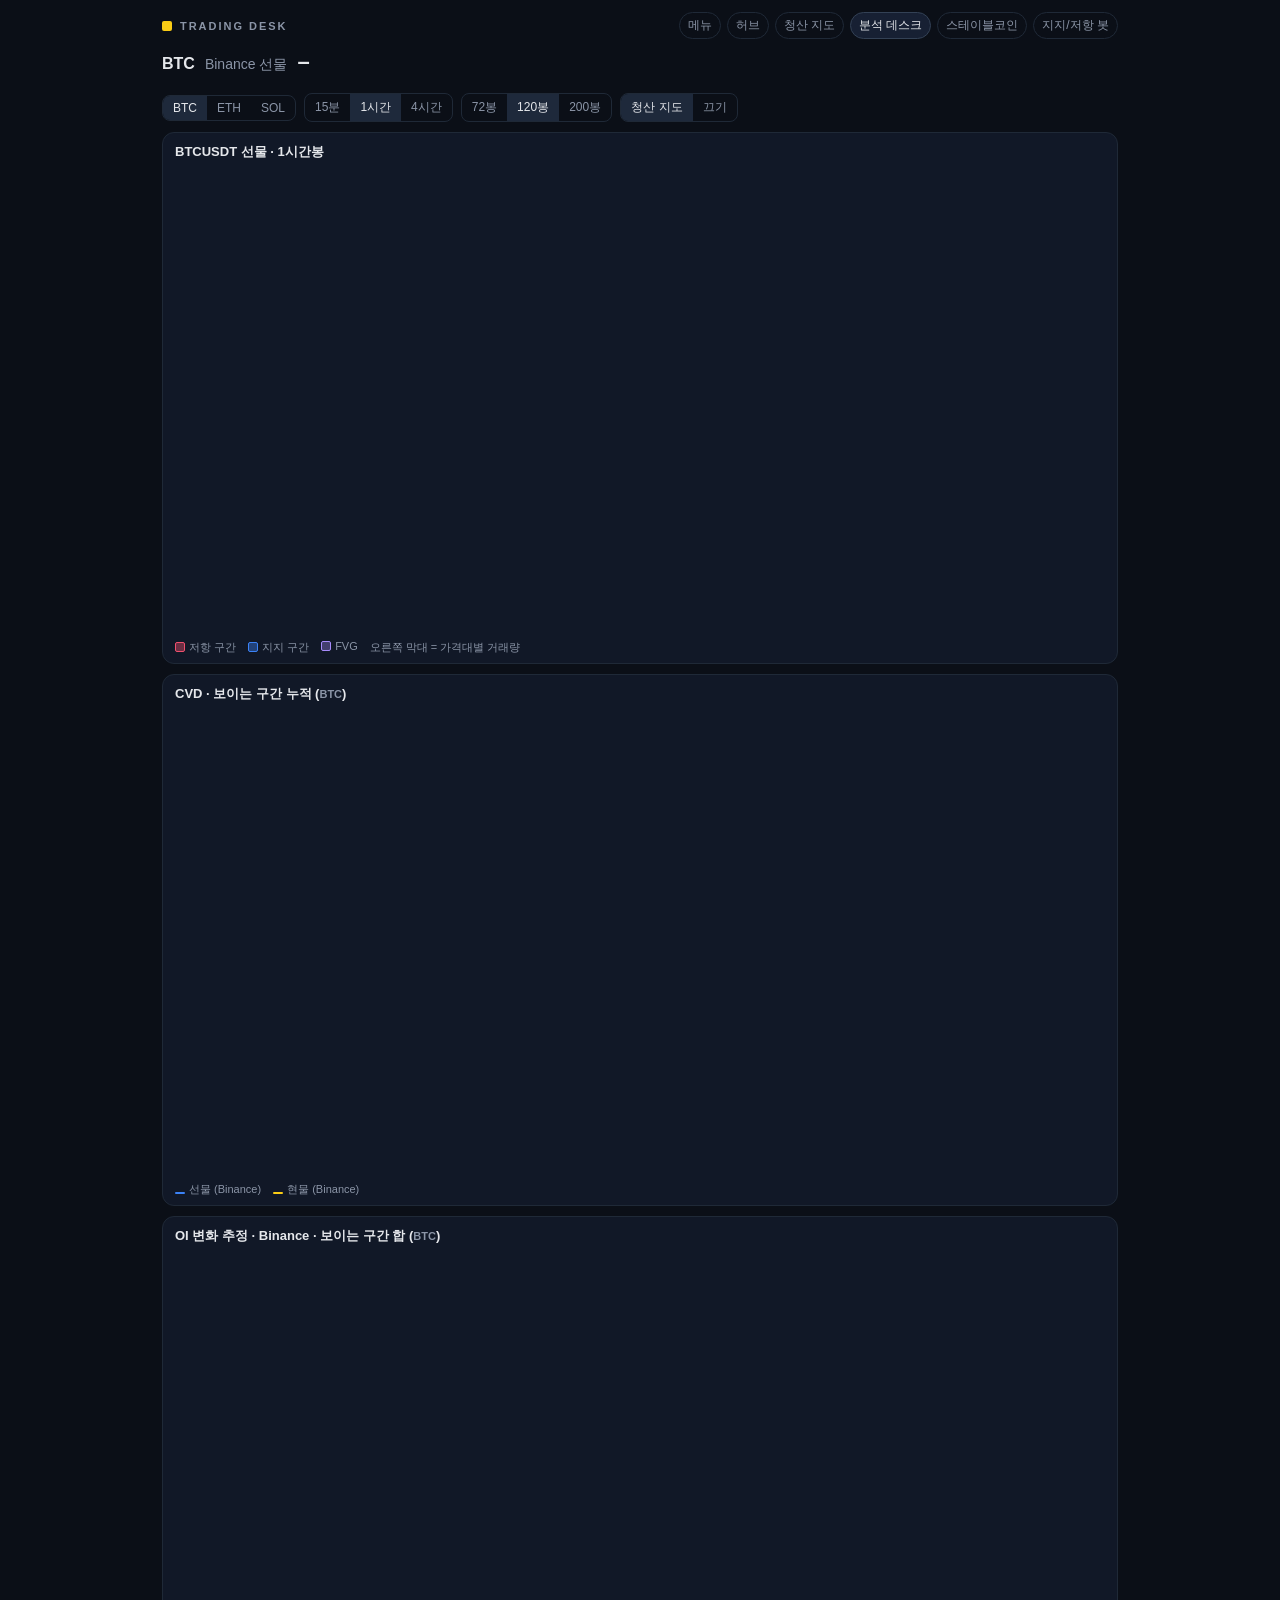
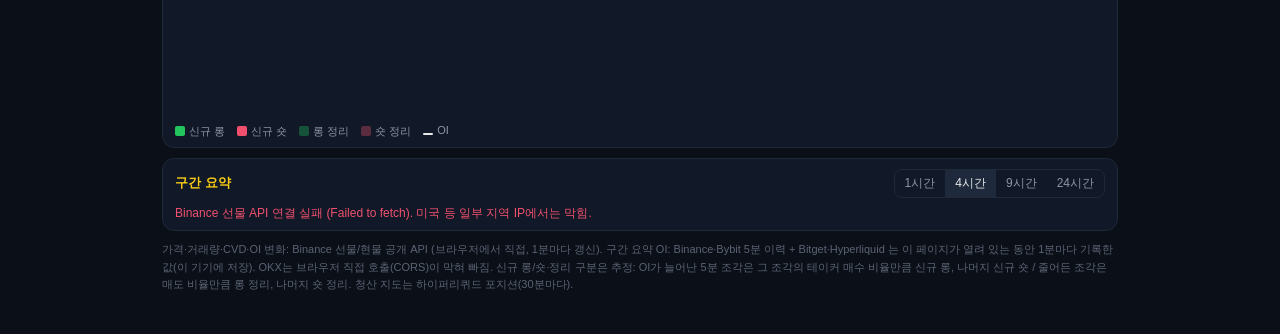
<file: crypto/desk.html>
<!doctype html><html lang="ko"><head><meta charset="utf-8"><meta name="viewport" content="width=device-width,initial-scale=1">
<title>분석 데스크</title><link rel="stylesheet" href="common.css">
<style>#main{touch-action:pan-y}.hd{display:flex;align-items:baseline;gap:10px;flex-wrap:wrap;margin:2px 0 8px}.hd .p{font-size:22px;font-weight:700;font-variant-numeric:tabular-nums}.hd .t{margin-left:auto;font-size:12px;color:var(--mute)}</style></head><body><div class="wrap">
<div class="top" id="top"></div>
<div class="hd"><b id="sym" style="font-size:16px">BTC</b><span class="mu">Binance 선물</span><span class="p" id="px">–</span><span id="chg"></span><span class="t" id="now"></span></div>
<div class="row" id="pills"></div>
<div class="row">
  <div class="seg" id="coin"><button class="on">BTC</button><button>ETH</button><button>SOL</button></div>
  <div class="seg" id="tf"><button data-v="15m">15분</button><button data-v="1h" class="on">1시간</button><button data-v="4h">4시간</button></div>
  <div class="seg" id="nb"><button data-v="72">72봉</button><button data-v="120" class="on">120봉</button><button data-v="200">200봉</button></div>
  <div class="seg" id="lq"><button class="on" data-v="1">청산 지도</button><button data-v="0">끄기</button></div>
</div>
<div class="panel"><div class="ph"><b id="mt">BTCUSDT 선물 · 1시간봉</b><span id="ohlc"></span></div><canvas id="main"></canvas>
  <div class="legend"><span><i style="background:#f0506e66;border:1px solid #f0506e"></i>저항 구간</span><span><i style="background:#3b82f666;border:1px solid #3b82f6"></i>지지 구간</span><span><i style="background:#a78bfa55;border:1px solid #a78bfa"></i>FVG</span><span>오른쪽 막대 = 가격대별 거래량</span><span id="lqleg"></span></div></div>
<div class="panel"><div class="ph"><b>CVD · 보이는 구간 누적 (<span class="cu">BTC</span>)</b><span id="cvdv"></span></div><canvas id="cvd"></canvas>
  <div class="legend"><span><i style="background:#3b82f6;height:2px"></i>선물 (Binance)</span><span><i style="background:#facc15;height:2px"></i>현물 (Binance)</span></div></div>
<div class="panel"><div class="ph"><b>OI 변화 추정 · Binance · 보이는 구간 합 (<span class="cu">BTC</span>)</b><span id="oiv"></span></div><canvas id="oi"></canvas>
  <div class="legend"><span><i style="background:#22c55e"></i>신규 롱</span><span><i style="background:#f0506e"></i>신규 숏</span><span><i style="background:#22c55e55"></i>롱 정리</span><span><i style="background:#f0506e55"></i>숏 정리</span><span><i style="background:#e5e7eb;height:2px"></i>OI</span></div></div>
<div class="panel"><div class="ph"><b class="yl">구간 요약</b><div class="seg" id="win"><button data-v="60">1시간</button><button data-v="240" class="on">4시간</button><button data-v="540">9시간</button><button data-v="1440">24시간</button></div></div>
  <div id="sum">불러오는 중…</div></div>
<div class="foot">가격·거래량·CVD·OI 변화: Binance 선물/현물 공개 API (브라우저에서 직접, 1분마다 갱신). 구간 요약 OI: Binance·Bybit 5분 이력 + Bitget·Hyperliquid 는 이 페이지가 열려 있는 동안 1분마다 기록한 값(이 기기에 저장). OKX는 브라우저 직접 호출(CORS)이 막혀 빠짐.
신규 롱/숏·정리 구분은 추정: OI가 늘어난 5분 조각은 그 조각의 테이커 매수 비율만큼 신규 롱, 나머지 신규 숏 / 줄어든 조각은 매도 비율만큼 롱 정리, 나머지 숏 정리. 청산 지도는 하이퍼리퀴드 포지션(30분마다).</div>
</div>
<script src="common.js"></script>
<script>
topbar('desk.html');
const $ = id => document.getElementById(id);
const st = {coin: 'BTC', tf: '1h', nb: 120, liq: 1, win: 240, hover: null};
let D = null, LIQ = null;
const TFMS = {'15m': 9e5, '1h': 36e5, '4h': 144e5};

async function load(){
  const sym = st.coin + 'USDT';
  const [k, ks, h4, d1, h1, oi, t24, f5, s5] = await Promise.all([
    bnKlines(sym, st.tf, 400), bnKlines(sym, st.tf, 400, true).catch(() => []),
    bnKlines(sym, '4h', 300), bnKlines(sym, '1d', 200), st.tf === '1h' ? null : bnKlines(sym, '1h', 300),
    bnOIHist(sym, st.tf, 500).catch(() => []), getJSON(`${FAPI}/fapi/v1/ticker/24hr?symbol=${sym}`),
    bnKlines(sym, '5m', 300), bnKlines(sym, '5m', 300, true).catch(() => [])]);
  const H1 = h1 || k, price = k[k.length-1].c;
  D = {k, ks, h4, d1, h1: H1, oi, t24, f5, s5, price, zones: srZones(d1, h4, H1, price),
       fvg: [...fvgs(h4, '4H', 4), ...fvgs(d1, '1D', 4)].map(z => ({...z, dist: Math.abs((z.lo + z.hi) / 2 - price)})).sort((a, b) => a.dist - b.dist).slice(0, 3), at: Date.now()};
  render(); summary();
}
async function refreshLiq(){ try { LIQ = await loadLiq(); } catch (e) { LIQ = null; } render(); }

function pills(){
  const a = volState(D.h4), b = volState(D.d1);
  const p = (lab, v) => v ? `<span class="pill"><b>변동성 ${lab} ${v.lv}단계 ${v.rising ? '▲' : '▼'}</b> 평소의 ${nf(v.ratio,1)}배 · 평균 변동폭 ${nf(v.avg,1)}% · 지금까지 ${nf(v.now,1)}% · ${fKst(v.until,'hm')}까지</span>` : '';
  $('pills').innerHTML = p('4시간', a) + p('1일', b);
}
function render(mainOnly){
  if (!D) return;
  const {k, t24, price} = D;
  $('sym').textContent = st.coin; document.querySelectorAll('.cu').forEach(e => e.textContent = st.coin);
  $('px').textContent = fpx(price); const ch = +t24.priceChangePercent;
  $('chg').innerHTML = `<span class="${ch>=0?'up':'dn'}">24시간 ${ch>=0?'▲':'▼'} ${nf(Math.abs(ch),1)}%</span>`;
  $('now').textContent = fKst(D.at, 'date') + ' ' + fKst(D.at, 'hm');
  $('mt').textContent = `${st.coin}USDT 선물 · ${{'15m':'15분봉','1h':'1시간봉','4h':'4시간봉'}[st.tf]}`;
  pills();
  const bars = k.slice(-st.nb), n = bars.length;
  const hi = st.hover != null ? bars[st.hover] : bars[n-1];
  $('ohlc').innerHTML = `${fKst(hi.t)} 시 ${fpx(hi.o)} 고 ${fpx(hi.h)} 저 ${fpx(hi.l)} 종 ${fpx(hi.c)} <span class="${hi.c>=hi.o?'up':'dn'}">${sgn((hi.c/hi.o-1)*100,2)}%</span> 거래량 ${nf(hi.v)} ${st.coin}`;
  // ---- 메인
  const cv = $('main'), mob = innerWidth < 600, H = mob ? 380 : 470, {g, w, h} = setupCanvas(cv, H);
  const vpW = mob ? 44 : 70, pad = {l: 4, r: 58, t: 8, b: 22}, pw = w - pad.l - pad.r - vpW, ph = h - pad.t - pad.b;
  let lo = Math.min(...bars.map(b => b.l)), hiP = Math.max(...bars.map(b => b.h)); const sp = hiP - lo; lo -= sp * .05; hiP += sp * .05;
  const ys = v => pad.t + (hiP - v) / (hiP - lo) * ph, bw = pw / n, xs = i => pad.l + i * bw + bw / 2;
  g.strokeStyle = C.grid; g.fillStyle = C.axis; g.textBaseline = 'middle';
  for (const t of niceTicks(lo, hiP, 6)) { const y = ys(t); g.beginPath(); g.moveTo(pad.l, y); g.lineTo(w - pad.r, y); g.stroke(); g.fillText(fpx(t), w - pad.r + 5, y); }
  // 존 (화면 안에 보이는 것만)
  g.save(); g.beginPath(); g.rect(pad.l, pad.t, w - pad.r - pad.l, ph); g.clip();
  const usedY = []; const zoneBox = (z, col, label, dash) => { const y1 = ys(z.hi), y2 = ys(z.lo); if (y2 < pad.t || y1 > pad.t + ph) return;
    let x0 = pad.l; const fi = bars.findIndex(b => b.t >= z.t); if (fi > 0) x0 = xs(fi);
    g.fillStyle = col + '22'; g.fillRect(x0, y1, pad.l + pw - x0, Math.max(2, y2 - y1)); g.strokeStyle = col + 'aa'; g.setLineDash(dash ? [3,3] : []); g.strokeRect(x0, y1, pad.l + pw - x0, Math.max(2, y2 - y1)); g.setLineDash([]);
    g.font = '10.5px sans-serif'; g.fillStyle = col; g.textBaseline = 'bottom'; const tw = g.measureText(label).width; let ly = y1 - 1; while (usedY.some(u => Math.abs(u - ly) < 13)) ly += 13; usedY.push(ly); g.fillText(label, pad.l + pw - tw - 4, ly); };
  for (const z of D.fvg) zoneBox(z, '#a78bfa', `${z.tf} FVG ${fpx(z.lo)}~${fpx(z.hi)}`, 1);
  for (const z of D.zones) zoneBox(z, z.name[0] === 'R' ? C.red : C.blue, `${z.name}${z.star?'★':''} ${z.tfs} · ${fpx(z.lo)}~${fpx(z.hi)}`);
  g.restore();
  // 캔들
  for (let i = 0; i < n; i++) { const b = bars[i], up = b.c >= b.o; g.strokeStyle = g.fillStyle = up ? '#d1d5db' : '#6b7280';
    g.beginPath(); g.moveTo(xs(i), ys(b.h)); g.lineTo(xs(i), ys(b.l)); g.stroke();
    const y1 = ys(Math.max(b.o, b.c)), y2 = ys(Math.min(b.o, b.c));
    if (up) { g.fillStyle = '#0b0f17'; g.fillRect(xs(i) - bw*.36, y1, bw*.72, Math.max(1, y2 - y1)); g.strokeRect(xs(i) - bw*.36, y1, bw*.72, Math.max(1, y2 - y1)); }
    else g.fillRect(xs(i) - bw*.36, y1, bw*.72, Math.max(1, y2 - y1)); }
  // 매물대
  const NB = 48, vp = new Array(NB).fill(0), bs = (hiP - lo) / NB;
  for (const b of bars) { const a = Math.floor((b.l - lo) / bs), c = Math.floor((b.h - lo) / bs), m = Math.max(1, c - a + 1); for (let j = Math.max(0, a); j <= Math.min(NB-1, c); j++) vp[j] += b.v / m; }
  const vmx = Math.max(...vp), vx0 = w - pad.r - 2;
  vp.forEach((v, j) => { const y = ys(lo + (j + 1) * bs), hh = ph / NB - 1, len = v / vmx * (vpW - 6); g.fillStyle = (lo + (j + .5) * bs > price ? C.red : C.green) + '77'; g.fillRect(vx0 - len, y, len, hh); });
  // 현재가
  g.strokeStyle = C.yellow; g.setLineDash([2,3]); g.beginPath(); g.moveTo(pad.l, ys(price)); g.lineTo(w - pad.r, ys(price)); g.stroke(); g.setLineDash([]);
  pillAt(g, w - pad.r + 1, ys(price), fpx(price), C.yellow);
  // x축
  g.fillStyle = C.axis; g.textBaseline = 'top'; let lx = -99;
  for (let i = 0; i < n; i++) { const d = kst(bars[i].t), newDay = i > 0 && kst(bars[i-1].t).getUTCDate() !== d.getUTCDate();
    if (!newDay) continue; const t = fKst(bars[i].t, 'md'); if (xs(i) - lx < 46) continue; g.fillText(t, xs(i) - 14, h - pad.b + 5); lx = xs(i); }
  // 호버
  if (st.hover != null) { g.strokeStyle = '#475569'; g.beginPath(); g.moveTo(xs(st.hover), pad.t); g.lineTo(xs(st.hover), pad.t + ph); g.stroke(); }
  // 청산 지도 인셋
  $('lqleg').textContent = '';
  if (st.liq && LIQ && LIQ.coins[st.coin]) {
    const L = LIQ.coins[st.coin], nn = L.long.length, mid = nn / 2, kk = 30; // ±15%
    const lg = L.long.slice(mid - kk, mid + kk), sh = L.short.slice(mid - kk, mid + kk), ed = L.edges.slice(mid - kk, mid + kk + 1);
    const iw = mob ? w * .62 : Math.min(360, w * .42), ih = mob ? 130 : 150, ix = pad.l + 6;
    const iy = price > (lo + hiP) / 2 ? pad.t + ph - ih - 6 : pad.t + 6;
    g.fillStyle = 'rgba(11,15,23,.92)'; roundRect(g, ix, iy, iw, ih, 8); g.fill(); g.strokeStyle = '#334155'; g.stroke();
    g.fillStyle = C.yellow; g.font = 'bold 11px sans-serif'; g.textBaseline = 'top'; g.fillText(`청산 지도 · Hyperliquid · ${fKst(LIQ.updated*1000,'hm')}`, ix + 8, iy + 6);
    g.font = '10px sans-serif'; g.fillStyle = C.green; g.fillText('■ 롱 청산', ix + 8, iy + 21); g.fillStyle = C.red; g.fillText('■ 숏 청산', ix + 64, iy + 21);
    const bx0 = ix + 8, bpw = iw - 16, by1 = iy + ih - 18, bph = ih - 66, m = Math.max(...lg, ...sh, 1), bbw = bpw / lg.length;
    for (let i = 0; i < lg.length; i++) { const v = lg[i] || sh[i]; if (!v) continue; const hh = v / m * bph; g.fillStyle = lg[i] ? C.green : C.red; g.fillRect(bx0 + i * bbw + .5, by1 - hh, Math.max(1, bbw - 1), hh); }
    const xp = p => bx0 + (p - ed[0]) / (ed[ed.length-1] - ed[0]) * bpw;
    g.strokeStyle = C.yellow; g.setLineDash([3,3]); g.beginPath(); g.moveTo(xp(L.price), by1 - bph - 4); g.lineTo(xp(L.price), by1); g.stroke(); g.setLineDash([]);
    const tops = []; for (const t of [...lg.map((v, i) => [v, i, 'L']), ...sh.map((v, i) => [v, i, 'S'])].sort((a, b) => b[0] - a[0])) { if (tops.length >= 3) break; if (tops.every(u => Math.abs(u[1] - t[1]) > 6)) tops.push(t); }
    g.font = '10px sans-serif'; g.textBaseline = 'bottom';
    for (const [v, i, s] of tops) { if (!v) continue; g.fillStyle = s === 'L' ? '#86efac' : '#fda4af'; const t = usdM(v); const hh = v / m * bph; g.fillText(t, Math.min(bx0 + i * bbw - 8, ix + iw - 40), Math.max(iy + 46, by1 - hh - 1)); }
    g.fillStyle = C.axis; g.textBaseline = 'top'; g.fillText(fpx(ed[0]), bx0, by1 + 3); const t2 = fpx(ed[ed.length-1]); g.fillText(t2, bx0 + bpw - g.measureText(t2).width, by1 + 3);
    pillAt(g, xp(L.price), by1 + 9, fpx(L.price), C.yellow, '#0b0f17', 'center');
    $('lqleg').textContent = '인셋: 청산 지도(Hyperliquid) · 아래 롱 / 위 숏 · ±15%';
  }
  D.geom = {pad, bw, n};
  if (mainOnly) return;
  // ---- CVD
  const fd = []; let a = 0; for (const b of bars) { a += 2 * b.tb - b.v; fd.push(a); }
  const sm = new Map(D.ks.map(b => [b.t, b])); const sd = []; a = 0; let anyS = false;
  for (const b of bars) { const s = sm.get(b.t); if (s) { a += 2 * s.tb - s.v; anyS = true; } sd.push(anyS ? a : null); }
  const xl = []; for (let i = 1; i < n; i++) if (kst(bars[i].t).getUTCDate() !== kst(bars[i-1].t).getUTCDate()) xl.push([i, fKst(bars[i].t, 'md')]);
  tsChart($('cvd'), {x: bars, height: 140, zero: 1, padR: 58, series: [{y: fd, color: C.blue}, {y: sd, color: C.yellow}], xlabels: xl, yfmt: v => nf(v)});
  $('cvdv').innerHTML = `선물 <b class="${fd[n-1]>=0?'up':'dn'}">${sgn(fd[n-1])}</b> · 현물 <b class="${(sd[n-1]||0)>=0?'up':'dn'}">${sd[n-1]==null?'–':sgn(sd[n-1])}</b>`;
  // ---- OI 변화
  const om = new Map(D.oi.map(x => [x.t, x.oi])), P = TFMS[st.tf];
  const NL = [], NS = [], LC = [], SC = [], OIL = []; let s1 = 0, s2 = 0, s3 = 0, s4 = 0;
  for (const b of bars) {
    const o0 = om.get(b.t), o1 = om.get(b.t + P); OIL.push(o1 ?? o0 ?? null);
    if (o0 == null || o1 == null) { NL.push(0); NS.push(0); LC.push(0); SC.push(0); continue; }
    const d = o1 - o0, r = b.v ? b.tb / b.v : .5;
    if (d >= 0) { NL.push(d * r); NS.push(d * (1 - r)); LC.push(0); SC.push(0); s1 += d * r; s2 += d * (1 - r); }
    else { NL.push(0); NS.push(0); LC.push(d * (1 - r)); SC.push(d * r); s3 += d * (1 - r); s4 += d * r; }
  }
  oiChart($('oi'), bars, NL, NS, LC, SC, OIL, xl);
  $('oiv').innerHTML = `신규 롱 <b class="up">${nf(s1)}</b> · 신규 숏 <b class="dn">${nf(s2)}</b> · 롱 정리 ${nf(-s3)} · 숏 정리 ${nf(-s4)} · OI ${nf(OIL.filter(x=>x!=null).pop())}`;
}
function oiChart(cv, bars, NL, NS, LC, SC, OIL, xl){
  const {g, w, h} = setupCanvas(cv, 150), pad = {l: 4, r: 58, t: 8, b: 20}, n = bars.length, pw = w - pad.l - pad.r, ph = h - pad.t - pad.b;
  const up = NL.map((v, i) => v + NS[i]), dn = LC.map((v, i) => v + SC[i]);
  const m = Math.max(...up, ...dn.map(Math.abs), 1) * 1.1, ys = v => pad.t + ph / 2 - v / m * ph / 2, bw = pw / n, xs = i => pad.l + i * bw;
  g.strokeStyle = C.grid; g.fillStyle = C.axis; g.textBaseline = 'middle';
  for (const t of [-m/1.1, 0, m/1.1]) { const y = ys(t); g.beginPath(); g.moveTo(pad.l, y); g.lineTo(w - pad.r, y); g.stroke(); g.fillText(sgn(t), w - pad.r + 5, y); }
  for (let i = 0; i < n; i++) { const x = xs(i) + bw * .12, ww = Math.max(1, bw * .76);
    g.fillStyle = C.green; g.fillRect(x, ys(NL[i]), ww, ys(0) - ys(NL[i])); g.fillStyle = C.red; g.fillRect(x, ys(up[i]), ww, ys(NL[i]) - ys(up[i]));
    g.fillStyle = C.green + '55'; g.fillRect(x, ys(0), ww, ys(LC[i]) - ys(0)); g.fillStyle = C.red + '55'; g.fillRect(x, ys(LC[i]), ww, ys(dn[i]) - ys(LC[i])); }
  const ov = OIL.filter(v => v != null); if (ov.length > 1) { const a = Math.min(...ov), b = Math.max(...ov), yo = v => pad.t + 4 + (b - v) / (b - a || 1) * (ph - 8);
    g.strokeStyle = C.white; g.lineWidth = 1.3; g.beginPath(); let f = 1; OIL.forEach((v, i) => { if (v == null) return; const x = xs(i) + bw/2; f ? g.moveTo(x, yo(v)) : g.lineTo(x, yo(v)); f = 0; }); g.stroke(); g.lineWidth = 1; }
  g.fillStyle = C.axis; g.textBaseline = 'top'; let lx = -99; for (const [i, t] of xl) { const x = xs(i); if (x - lx < 46) continue; g.fillText(t, x - 14, h - pad.b + 4); lx = x; }
}

/* ---------- 구간 요약 (5분 조각) ---------- */
const snaps = {};
async function pollSnaps(){
  const c = st.coin; snaps[c] = snaps[c] || {bg: snapStore(c + ':bitget'), hl: snapStore(c + ':hl')};
  const t = Date.now();
  await Promise.all([bitgetOI(c + 'USDT').then(v => snaps[c].bg.add(t, v)).catch(() => {}), hlCtx(c).then(v => snaps[c].hl.add(t, v.oi)).catch(() => {})]);
}
function snapDelta(store, t0){
  const a = store.all(); if (a.length < 2) return null;
  const s = a.find(x => x.t >= t0 - 6e5), e = a[a.length - 1];
  if (!s || s.t > t0 + 6e5 || e.t - s.t < 5 * 6e4) return null;
  return {o0: s.oi, o1: e.oi, d: e.oi - s.oi};
}
let sumSeq = 0;
async function summary(){
  if (!D) return;
  const my = ++sumSeq;
  const c = st.coin, sym = c + 'USDT', W = st.win * 6e4;
  await pollSnaps();
  const [bn, by] = await Promise.all([bnOIHist(sym, '5m', 300).catch(() => null), bybitOIHist(sym, 300).catch(() => null)]);
  const end = Math.floor(D.at / 3e5) * 3e5 - 3e5, t0 = end - W;
  const f5 = new Map(D.f5.map(b => [b.t, b])), s5 = new Map(D.s5.map(b => [b.t, b]));
  const ex = [], slice = new Map();
  const addHist = (name, arr) => {
    if (!arr || arr.length < 3) { ex.push({name, fail: true}); return; }
    const m = new Map(arr.map(x => [Math.round(x.t / 3e5) * 3e5, x.oi]));
    let o0 = null, o1 = null, usd = 0;
    for (let t = t0; t < end; t += 3e5) { const a = m.get(t), b = m.get(t + 3e5); if (a == null || b == null) continue; if (o0 == null) o0 = a; o1 = b;
      const d = b - a, px = f5.get(t)?.c || D.price; usd += d * px; const s = slice.get(t) || {d: 0, t}; s.d += d; slice.set(t, s); }
    if (o0 == null) { ex.push({name, fail: true}); return; }
    ex.push({name, o0, o1, d: o1 - o0, usd});
  };
  addHist('Binance', bn); addHist('Bybit', by);
  for (const [name, store] of [['Bitget', snaps[c].bg], ['Hyperliquid', snaps[c].hl]]) {
    const r = snapDelta(store, t0); if (!r) ex.push({name, fail: true, note: '기록 쌓는 중'}); else ex.push({name, ...r, usd: r.d * D.price, snap: true});
  }
  if (my !== sumSeq || c !== st.coin) return;
  const ok_ = ex.filter(e => !e.fail), O0 = ok_.reduce((s, e) => s + e.o0, 0), O1 = ok_.reduce((s, e) => s + e.o1, 0), USD = ok_.reduce((s, e) => s + e.usd, 0);
  let inc = 0, dec = 0, nl = 0, ns = 0, lc = 0, sc = 0, fT = 0, sT = 0, fV = 0, big = null, small = null, cnt = 0;
  for (let t = t0; t < end; t += 3e5) {
    const k = f5.get(t); if (k) { fT += 2 * k.tb - k.v; fV += k.v; } const s = s5.get(t); if (s) sT += 2 * s.tb - s.v;
    const sl = slice.get(t); if (!sl) continue; cnt++; const r = k && k.v ? k.tb / k.v : .5;
    if (sl.d >= 0) { inc += sl.d; nl += sl.d * r; ns += sl.d * (1 - r); } else { dec += sl.d; lc += sl.d * (1 - r); sc += sl.d * r; }
    if (!big || sl.d > big.d) big = sl; if (!small || sl.d < small.d) small = sl;
  }
  const p0 = f5.get(t0)?.o, p1 = f5.get(end - 3e5)?.c ?? D.price;
  const exMax = Math.max(...ok_.map(e => Math.abs(e.d)), 1);
  const pctBar = (a, b, ca, cb) => `<div class="bar"><div style="width:${a/(a+b||1)*100}%;background:${ca}"></div><div style="width:${b/(a+b||1)*100}%;background:${cb}"></div></div>`;
  $('sum').innerHTML = `
  <div class="mu" style="font-size:12px;margin-bottom:6px">${fKst(t0)} ~ ${fKst(end,'hm')} · ${nf(st.win/60,0)}시간 · 5분 조각 ${cnt}개<br>${ok_.length}곳 합계 · ${ok_.map(e => e.name).join(' · ')}${ex.some(e=>e.fail) ? ' <span class="mu">(제외: ' + ex.filter(e=>e.fail).map(e => e.name + (e.note ? ' ' + e.note : '')).join(', ') + ')</span>' : ''}</div>
  <div class="grid2"><div>
    <div class="ph"><b>변화</b></div>
    <div class="sumgrid">
      <span class="mu">OI 변화</span><b class="${O1-O0>=0?'up':'dn'}">${sgn(O1 - O0)} ${c}</b><span class="mu">${sgn((O1/O0-1)*100,2)}%</span>
      <span class="mu">합계 수준</span><span>${nf(O0)} → ${nf(O1)}</span><span class="mu">${c}</span>
      <span class="mu">달러 환산</span><span>≈ ${usdM(USD)}</span><span class="mu">조각마다 그때 가격</span>
      <span class="mu">가격</span><span>${p0 ? fpx(p0) : '–'} → ${fpx(p1)}</span><span class="${p1>=p0?'up':'dn'}">${p0 ? sgn((p1/p0-1)*100,2) + '%' : ''}</span>
    </div>
    <div class="ph" style="margin-top:12px"><b>늘어난 쪽과 줄어든 쪽 · 추정 · ${c}</b><span>5분 이력 있는 곳</span></div>
    <div class="sumgrid">
      <span class="up">늘어남</span><span>${pctBar(nl, ns, C.green, C.red)}</span><b class="up">${sgn(inc)}</b>
      <span class="mu">신규 롱·숏</span><span class="mu">${sgn(nl)} (${nf(nl/(inc||1)*100,0)}%) · ${sgn(ns)} (${nf(ns/(inc||1)*100,0)}%)</span><span></span>
      <span class="dn">줄어듦</span><span>${pctBar(-lc, -sc, C.green + '88', C.red + '88')}</span><b class="dn">${sgn(dec)}</b>
      <span class="mu">롱·숏 정리</span><span class="mu">${sgn(lc)} (${nf(lc/(dec||-1)*100,0)}%) · ${sgn(sc)} (${nf(sc/(dec||-1)*100,0)}%)</span><span></span>
    </div></div>
  <div>
    <div class="ph"><b>거래소별 · ${c}</b></div>
    <div class="sumgrid">${ok_.sort((a, b) => b.d - a.d).map(e => `<span>${e.name}${e.snap ? '<span class="mu">*</span>' : ''}</span><div class="bar" style="background:transparent"><div style="width:${Math.abs(e.d)/exMax*100}%;background:${e.d>=0?C.green:C.red}"></div></div><b class="${e.d>=0?'up':'dn'}">${sgn(e.d)}</b>`).join('')}</div>
    <div class="ph" style="margin-top:12px"><b>테이커 매수 − 매도 · ${c} · Binance</b></div>
    <div class="sumgrid">
      <span class="mu">선물</span><b class="${fT>=0?'up':'dn'}">${sgn(fT)}</b><span></span>
      <span class="mu">현물</span><b class="${sT>=0?'up':'dn'}">${sgn(sT)}</b><span></span>
      <span class="mu">선물 거래량</span><span>${nf(fV)}</span><span></span>
      <span class="mu">가장 큰 증가</span><span>${big ? fKst(big.t) : '–'}</span><b class="up">${big ? sgn(big.d) : ''}</b>
      <span class="mu">가장 큰 감소</span><span>${small ? fKst(small.t) : '–'}</span><b class="dn">${small ? sgn(small.d) : ''}</b>
    </div></div></div>
  <div class="mu" style="font-size:11px;margin-top:8px">* 이 기기에서 페이지를 열어 둔 동안 기록한 값. 처음 열면 기록이 쌓일 때까지 빠짐.</div>`;
}

function seg(id, f){ $(id).onclick = e => { const b = e.target.closest('button'); if (!b) return; for (const x of $(id).children) x.classList.toggle('on', x === b); f(b); }; }
seg('coin', b => { st.coin = b.textContent; st.hover = null; load().catch(fail); });
seg('tf', b => { st.tf = b.dataset.v; st.hover = null; load().catch(fail); });
seg('nb', b => { st.nb = +b.dataset.v; st.hover = null; render(); });
seg('lq', b => { st.liq = +b.dataset.v; render(); });
seg('win', b => { st.win = +b.dataset.v; summary(); });
$('main').addEventListener('pointermove', e => { if (!D?.geom) return; const r = e.target.getBoundingClientRect(), {pad, bw, n} = D.geom; const i = Math.floor((e.clientX - r.left - pad.l) / bw); const nh = i >= 0 && i < n ? i : null; if (nh !== st.hover) { st.hover = nh; render(true); } });
$('main').addEventListener('pointerleave', () => { st.hover = null; render(true); });
function fail(e){ $('sum').innerHTML = `<span class="err">Binance 선물 API 연결 실패 (${e.message}). 미국 등 일부 지역 IP에서는 막힘.</span>`; }
addEventListener('resize', () => render());
load().catch(fail); refreshLiq();
setInterval(() => load().catch(fail), 60e3); setInterval(refreshLiq, 5 * 60e3);
</script></body></html>
</file>
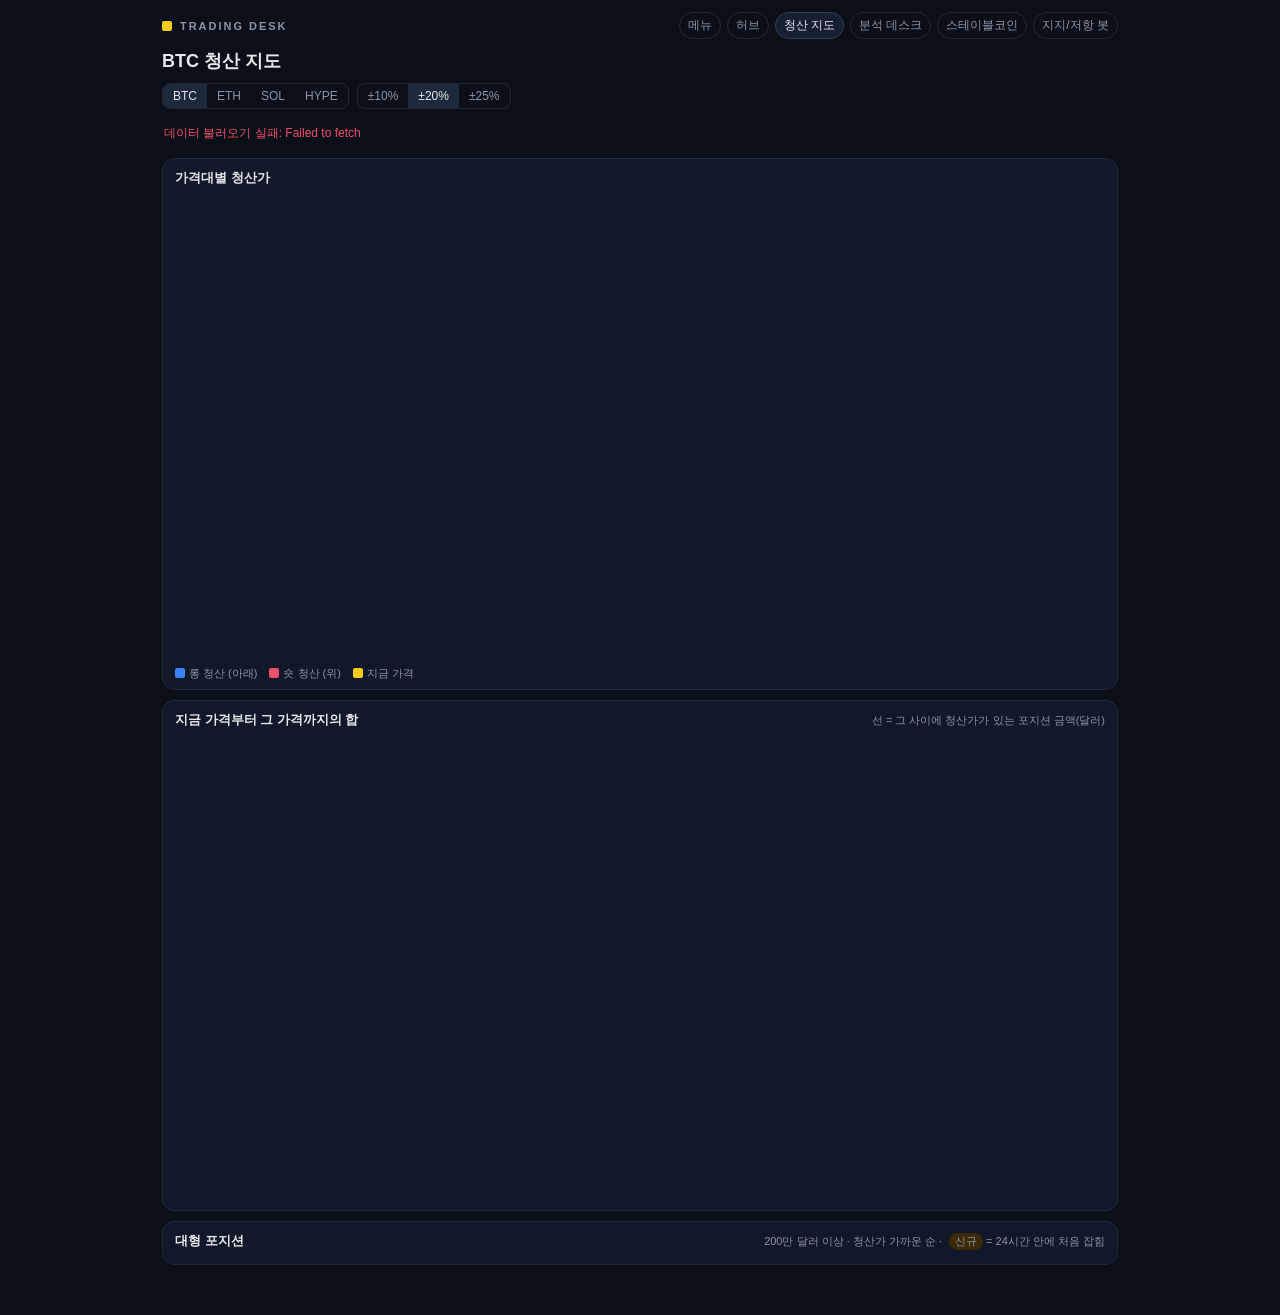
<file: crypto/liq.html>
<!doctype html><html lang="ko"><head><meta charset="utf-8"><meta name="viewport" content="width=device-width,initial-scale=1">
<title>청산 지도</title><link rel="stylesheet" href="common.css"></head><body><div class="wrap">
<div class="top" id="top"></div>
<h1><span id="ttl">BTC 청산 지도</span> <small id="ts"></small></h1>
<div class="row">
  <div class="seg" id="coin"><button class="on">BTC</button><button>ETH</button><button>SOL</button><button>HYPE</button></div>
  <div class="seg" id="rng"><button data-r="10">±10%</button><button data-r="20" class="on">±20%</button><button data-r="25">±25%</button></div>
</div>
<div class="kpis" id="kpis"></div>
<div class="panel"><div class="ph"><b>가격대별 청산가</b><span id="n1"></span></div><canvas id="c1"></canvas>
  <div class="legend"><span><i style="background:#3b82f6"></i>롱 청산 (아래)</span><span><i style="background:#f0506e"></i>숏 청산 (위)</span><span><i style="background:#facc15"></i>지금 가격</span></div></div>
<div class="panel"><div class="ph"><b>지금 가격부터 그 가격까지의 합</b><span>선 = 그 사이에 청산가가 있는 포지션 금액(달러)</span></div><canvas id="c2"></canvas></div>
<div class="panel"><div class="ph"><b>대형 포지션</b><span>200만 달러 이상 · 청산가 가까운 순 · <span class="tag">신규</span> = 24시간 안에 처음 잡힘</span></div>
  <div style="overflow-x:auto"><table id="big"></table></div></div>
<div class="foot" id="foot"></div>
</div>
<script src="common.js"></script>
<script>
topbar('liq.html');
let J = null, coin = 'BTC', R = 20;
const $ = id => document.getElementById(id);
function agg(c){ // 0.5% 구간 그대로, 범위만 자름
  const n = c.long.length, mid = n / 2, k = Math.round(R / 100 / J.step);
  const sl = (a) => a.slice(mid - k, mid + k);
  return {edges: c.edges.slice(mid - k, mid + k + 1), long: sl(c.long), short: sl(c.short), k};
}
function render(){
  const c = J.coins[coin]; if (!c) return;
  const A = agg(c), px = c.price, n = A.long.length;
  $('ttl').textContent = coin + ' 청산 지도';
  $('ts').textContent = '· ' + fKst(J.updated * 1000) + ' · Hyperliquid';
  const sumL = A.long.reduce((a, b) => a + b, 0), sumS = A.short.reduce((a, b) => a + b, 0);
  const totL = c.liq_long_usd, totS = c.liq_short_usd;
  $('kpis').innerHTML =
    `<div class="kpi"><div class="l">지금</div><div class="v yl">${fpx(px)}</div><div class="s">OI ${nf(c.oi, coin==='BTC'?0:0)} ${coin} · ${usdKo(c.oi_usd)} 달러</div></div>` +
    `<div class="kpi"><div class="l">아래 ${R}% 안 롱 청산가</div><div class="v bl">${usdKo(sumL)} 달러</div><div class="s">전체 롱 청산가의 ${nf(sumL/totL*100,0)}%</div></div>` +
    `<div class="kpi"><div class="l">위 ${R}% 안 숏 청산가</div><div class="v dn">${usdKo(sumS)} 달러</div><div class="s">전체 숏 청산가의 ${nf(sumS/totS*100,0)}%</div></div>` +
    `<div class="kpi"><div class="l">반영 비율 (OI 대비)</div><div class="v">${nf(c.cov_long*100,0)}% · ${nf(c.cov_short*100,0)}%</div><div class="s">롱 · 숏 · 포지션 ${nf(c.positions)}개</div></div>`;
  $('n1').textContent = `막대 = 0.5% 구간의 포지션 금액(달러) · 전체 롱의 ${nf(c.cov_long*100,0)}% · 숏의 ${nf(c.cov_short*100,0)}% 반영`;
  // ---- 막대
  const cv = $('c1'), {g, w, h} = setupCanvas(cv, innerWidth < 600 ? 250 : 300);
  const pad = {l: 8, r: 50, t: 28, b: 34}, pw = w - pad.l - pad.r, ph = h - pad.t - pad.b;
  const vals = A.long.map((v, i) => v + A.short[i]); const mx = Math.max(...vals, 1) * 1.1;
  const bx = i => pad.l + i * pw / n, bw = pw / n;
  const ys = v => pad.t + ph - v / mx * ph;
  g.strokeStyle = C.grid; g.fillStyle = C.axis; g.textBaseline = 'middle';
  for (const t of niceTicks(0, mx, 3)) { if (!t) continue; const y = ys(t); g.beginPath(); g.moveTo(pad.l, y); g.lineTo(w - pad.r, y); g.stroke(); g.fillText(usdKo(t), w - pad.r + 5, y); }
  for (let i = 0; i < n; i++) {
    if (A.long[i]) { g.fillStyle = C.blue; const y = ys(A.long[i]); g.fillRect(bx(i) + .5, y, Math.max(1, bw - 1), pad.t + ph - y); }
    if (A.short[i]) { g.fillStyle = C.red; const y = ys(A.short[i]); g.fillRect(bx(i) + .5, y, Math.max(1, bw - 1), pad.t + ph - y); }
  }
  const xPx = p => pad.l + (p - A.edges[0]) / (A.edges[n] - A.edges[0]) * pw;
  g.strokeStyle = C.yellow; g.setLineDash([4, 4]); g.beginPath(); g.moveTo(xPx(px), pad.t - 6); g.lineTo(xPx(px), pad.t + ph); g.stroke(); g.setLineDash([]);
  // 가장 큰 구간 라벨
  const top = (arr, col) => { let bi = -1, bv = 0; arr.forEach((v, i) => { if (v > bv) { bv = v; bi = i; } }); if (bi < 0) return;
    const t = `${fpx(A.edges[bi])}~${fpx(A.edges[bi+1])} · ${usdKo(bv)}`; g.font = '11px sans-serif'; const tw = g.measureText(t).width;
    let x = bx(bi) + bw/2 - tw/2; x = Math.max(pad.l, Math.min(x, w - pad.r - tw)); g.fillStyle = col; g.textBaseline = 'bottom'; g.fillText(t, x, ys(bv) - 4); };
  top(A.long, '#93b8ff'); top(A.short, '#ff9fb2');
  // x축: 5% 마다
  g.textBaseline = 'top'; g.fillStyle = C.axis;
  const stepPct = R <= 10 ? 2.5 : 5;
  for (let p = -R; p <= R; p += stepPct) { if (p === 0) continue; const pr = px * (1 + p / 100), x = xPx(pr);
    const t1 = fpx(pr), t2 = (p > 0 ? '+' : '') + p + '%'; const tw = Math.max(g.measureText(t1).width, g.measureText(t2).width); if (x - tw/2 < 0 || x + tw/2 > w - 4) continue;
    if (innerWidth < 600 && Math.abs(p) % 10) continue;
    g.fillText(t1, x - g.measureText(t1).width/2, pad.t + ph + 4); g.fillStyle = p < 0 ? '#6f8fc9' : '#c9798a'; g.fillText(t2, x - g.measureText(t2).width/2, pad.t + ph + 18); g.fillStyle = C.axis; }
  pillAt(g, xPx(px), pad.t - 14, '지금 ' + fpx(px), C.yellow, '#0b0f17', 'center');
  // ---- 누적
  const cv2 = $('c2'), S2 = setupCanvas(cv2, 190), g2 = S2.g;
  const k = A.k, cumL = new Array(n).fill(null), cumS = new Array(n).fill(null);
  let s = 0; for (let i = k - 1; i >= 0; i--) { s += A.long[i]; cumL[i] = s; }
  s = 0; for (let i = k; i < n; i++) { s += A.short[i]; cumS[i] = s; }
  const m2 = Math.max(cumL[0] || 0, cumS[n-1] || 0, 1) * 1.15, ph2 = 190 - pad.t - 24;
  const y2 = v => pad.t + ph2 - v / m2 * ph2;
  g2.strokeStyle = C.grid; g2.fillStyle = C.axis; g2.textBaseline = 'middle';
  for (const t of niceTicks(0, m2, 3)) { if (!t) continue; const y = y2(t); g2.beginPath(); g2.moveTo(pad.l, y); g2.lineTo(w - pad.r, y); g2.stroke(); g2.fillText(usdKo(t), w - pad.r + 5, y); }
  const area = (arr, col, from, to, dir) => { g2.beginPath(); const base = y2(0); const xc = i => bx(i) + (dir < 0 ? 0 : bw);
    g2.moveTo(xPx(px), base); for (let i = from; dir < 0 ? i >= to : i <= to; i += dir) g2.lineTo(xc(i), y2(arr[i])); g2.lineTo(xc(to), base); g2.closePath();
    g2.fillStyle = col + '40'; g2.fill(); g2.beginPath(); g2.moveTo(xPx(px), base); for (let i = from; dir < 0 ? i >= to : i <= to; i += dir) g2.lineTo(xc(i), y2(arr[i])); g2.strokeStyle = col; g2.lineWidth = 1.6; g2.stroke(); };
  area(cumL, C.blue, k - 1, 0, -1); area(cumS, C.red, k, n - 1, 1);
  g2.strokeStyle = C.yellow; g2.setLineDash([4,4]); g2.beginPath(); g2.moveTo(xPx(px), pad.t - 10); g2.lineTo(xPx(px), pad.t + ph2); g2.stroke(); g2.setLineDash([]);
  const half = Math.round(k / 2);
  const dot = (i, v, col, t, al) => { const x = bx(i) + (al === 'L' ? 0 : bw); g2.fillStyle = col; g2.beginPath(); g2.arc(x, y2(v), 3, 0, 7); g2.fill(); g2.textBaseline = 'bottom'; const tw = g2.measureText(t).width; g2.fillText(t, Math.max(pad.l, Math.min(x - tw/2, w - pad.r - tw)), y2(v) - 5); };
  dot(k - half, cumL[k - half], '#93b8ff', `${R/2}%까지 ${usdKo(cumL[k-half])}`, 'L');
  dot(k + half - 1, cumS[k + half - 1], '#ff9fb2', `${R/2}%까지 ${usdKo(cumS[k+half-1])}`, 'R');
  g2.font = 'bold 11px sans-serif'; g2.textBaseline = 'top';
  g2.fillStyle = '#93b8ff'; g2.fillText(`${R}%까지 롱 ${usdKo(cumL[0])} 달러 (전체 롱의 ${nf(cumL[0]/totL*100,0)}%)`, pad.l + 2, 4);
  const tS = `${R}%까지 숏 ${usdKo(cumS[n-1])} 달러 (전체 숏의 ${nf(cumS[n-1]/totS*100,0)}%)`; g2.fillStyle = '#ff9fb2';
  if (innerWidth < 600) g2.fillText(tS, pad.l + 2, 18); else g2.fillText(tS, w - pad.r - g2.measureText(tS).width, 4);
  g2.font = '11px sans-serif'; g2.fillStyle = C.axis; g2.textBaseline = 'top';
  for (const p of [-R, -R/2, R/2, R]) { const x = xPx(px * (1 + p/100)), t = (p>0?'+':'') + p + '%'; g2.fillText(t, x - g2.measureText(t).width/2, pad.t + ph2 + 6); }
  // ---- 대형 포지션
  const now = J.updated, rows = c.big.filter(b => b.liq).map(b => ({...b, dist: (b.liq / px - 1) * 100})).sort((a, b) => Math.abs(a.dist) - Math.abs(b.dist)).slice(0, 25);
  $('big').innerHTML = `<tr><th>방향</th><th>규모</th><th>${coin}</th><th>평단</th><th>청산가</th><th>거리</th><th>레버리지</th><th>미실현</th><th>지갑</th></tr>` +
    rows.map(b => `<tr><td class="${b.side==='롱'?'bl':'dn'}">${b.side}${now - b.first < 86400 ? '<span class="tag">신규</span>' : ''}</td><td>${usdM(b.usd)}</td><td>${nf(b.size, b.size >= 100 ? 0 : 2)}</td><td>${fpx(b.entry)}</td><td>${fpx(b.liq)}</td><td class="${b.dist<0?'bl':'dn'}">${sgn(b.dist,1)}%</td><td>${b.lev ? b.lev + '배' : '–'}${b.mode==='isolated'?' 격리':''}</td><td class="${b.upnl>=0?'up':'dn'}">${usdM(b.upnl)}</td><td><a href="https://app.hyperliquid.xyz/explorer/address/${b.addr}" target="_blank">${b.addr.slice(0,6)}…${b.addr.slice(-4)}</a></td></tr>`).join('');
  $('foot').innerHTML = `출처 Hyperliquid 온체인 포지션 (공개 청산가). 리더보드·실시간 체결에서 모은 지갑 ${nf(J.addresses)}개 중 이번 실행에서 ${nf(J.scanned)}개 조회(+최근 6시간 캐시 ${nf(J.reused)}개). 30분마다 갱신(GitHub 예약 지연 가능).<br>바이낸스·바이비트 등 중앙거래소는 개별 청산가가 공개되지 않아 포함하지 않음. 반영 비율 = 읽은 포지션 크기 ÷ 하이퍼리퀴드 전체 OI.`;
}
function bind(id, f){ $(id).onclick = e => { const b = e.target.closest('button'); if (!b) return; for (const x of $(id).children) x.classList.toggle('on', x === b); f(b); render(); }; }
bind('coin', b => coin = b.textContent); bind('rng', b => R = +b.dataset.r);
addEventListener('resize', () => J && render());
async function go(){ try { J = await loadLiq(); render(); } catch (e) { $('kpis').innerHTML = '<div class="err">데이터 불러오기 실패: ' + e.message + '</div>'; } }
go(); setInterval(go, 5 * 60e3);
</script></body></html>
</file>
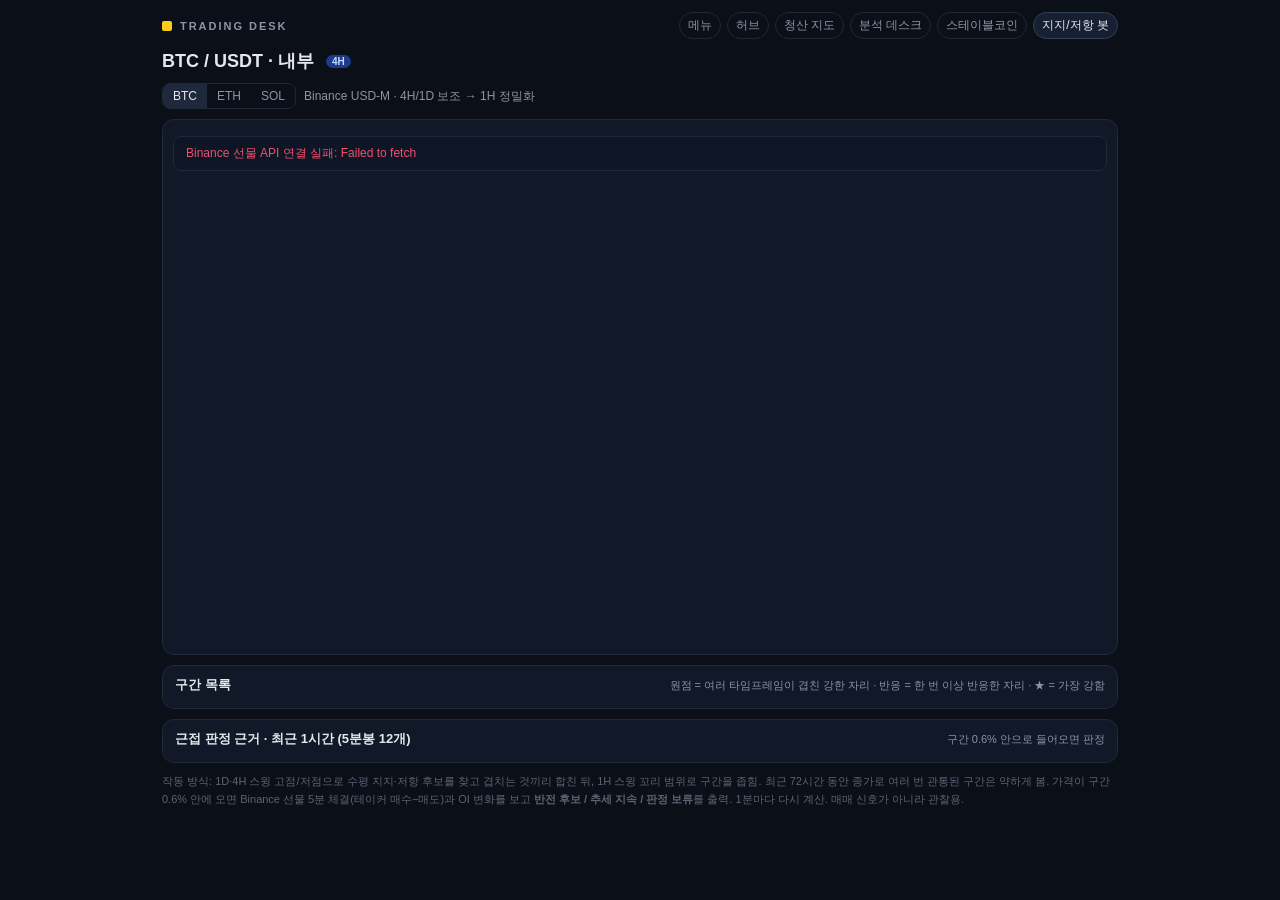
<file: crypto/sr.html>
<!doctype html><html lang="ko"><head><meta charset="utf-8"><meta name="viewport" content="width=device-width,initial-scale=1">
<title>지지/저항 봇</title><link rel="stylesheet" href="common.css"></head><body><div class="wrap">
<div class="top" id="top"></div>
<h1><span id="ttl">BTC / USDT · 내부</span> <span class="tag" style="background:#1e3a8a;color:#bfdbfe" id="tfTag">4H</span></h1>
<div class="row"><div class="seg" id="coin"><button class="on">BTC</button><button>ETH</button><button>SOL</button></div>
  <span class="mu" style="font-size:12px">Binance USD-M · 4H/1D 보조 → 1H 정밀화</span></div>
<div class="panel">
  <div class="ph"><b id="meta"></b><span id="obs"></span></div>
  <div class="status" id="state">불러오는 중…</div>
  <canvas id="cv"></canvas>
</div>
<div class="panel"><div class="ph"><b>구간 목록</b><span>원점 = 여러 타임프레임이 겹친 강한 자리 · 반응 = 한 번 이상 반응한 자리 · ★ = 가장 강함</span></div>
  <div style="overflow-x:auto"><table id="zt"></table></div></div>
<div class="panel"><div class="ph"><b>근접 판정 근거 · 최근 1시간 (5분봉 12개)</b><span>구간 0.6% 안으로 들어오면 판정</span></div><div id="ev" class="sumgrid"></div></div>
<div class="foot">작동 방식: 1D·4H 스윙 고점/저점으로 수평 지지·저항 후보를 찾고 겹치는 것끼리 합친 뒤, 1H 스윙 꼬리 범위로 구간을 좁힘. 최근 72시간 동안 종가로 여러 번 관통된 구간은 약하게 봄.
가격이 구간 0.6% 안에 오면 Binance 선물 5분 체결(테이커 매수−매도)과 OI 변화를 보고 <b>반전 후보 / 추세 지속 / 판정 보류</b>를 출력. 1분마다 다시 계산. 매매 신호가 아니라 관찰용.</div>
</div>
<script src="common.js"></script>
<script>
topbar('sr.html');
const $ = id => document.getElementById(id);
let coin = 'BTC', S = null;
async function load(){
  const sym = coin + 'USDT';
  const [d1, h4, h1, m5, oi] = await Promise.all([bnKlines(sym,'1d',200), bnKlines(sym,'4h',300), bnKlines(sym,'1h',300), bnKlines(sym,'5m',13), bnOIHist(sym,'5m',13).catch(() => [])]);
  const price = h1[h1.length-1].c;
  const zones = srZones(d1, h4, h1, price);
  const last60 = h4.slice(-60), hi = Math.max(...last60.map(b => b.h)), lo = Math.min(...last60.map(b => b.l));
  S = {d1, h4, h1, m5, oi, price, zones, hi, lo, st: structure(h4), at: Date.now()};
  render();
}
function judge(){
  const {zones, price, m5, oi} = S;
  let near = null, best = 1e9;
  for (const z of zones) { const d = price > z.hi ? (price - z.hi) / price : price < z.lo ? (z.lo - price) / price : 0; if (d < best) { best = d; near = z; } }
  const bars = m5.slice(-12), delta = bars.reduce((s, b) => s + (2 * b.tb - b.v), 0), vol = bars.reduce((s, b) => s + b.v, 0);
  const pch = (bars[bars.length-1].c / bars[0].o - 1) * 100;
  const oich = oi.length > 1 ? (oi[oi.length-1].oi / oi[0].oi - 1) * 100 : null;
  const ev = {delta, vol, pch, oich, dist: best * 100, near};
  if (!near || best > .006) return {txt: `${near ? '가장 가까운 ' + near.name + '까지 ' + nf(best*100,1) + '% · ' : ''}근접한 구간 없음 · 관망`, cls: 'mu', ev};
  const sup = near.name[0] === 'S', dr = delta / vol;
  let txt, cls;
  if (sup) {
    if (price >= near.lo && dr > .04 && (oich == null || oich <= .3)) { txt = `${near.name} 지지 반응 · 매수 체결 우위, OI 정리 → 반전 후보`; cls = 'up'; }
    else if (dr < -.04 && oich != null && oich > .2) { txt = `${near.name} 압박 · 매도 체결 + 신규 숏 유입 → 추세 지속(이탈 주의)`; cls = 'dn'; }
    else if (price < near.lo) { txt = `${near.name} 하단 이탈 · 종가 회복 여부 확인`; cls = 'dn'; }
    else { txt = `${near.name} 근접 · 판정 보류`; cls = 'yl'; }
  } else {
    if (price <= near.hi && dr < -.04 && (oich == null || oich <= .3)) { txt = `${near.name} 저항 반응 · 매도 체결 우위, OI 정리 → 반전 후보`; cls = 'dn'; }
    else if (dr > .04 && oich != null && oich > .2) { txt = `${near.name} 돌파 시도 · 매수 체결 + 신규 롱 유입 → 추세 지속`; cls = 'up'; }
    else if (price > near.hi) { txt = `${near.name} 상단 돌파 · 지지 전환 확인`; cls = 'up'; }
    else { txt = `${near.name} 근접 · 판정 보류`; cls = 'yl'; }
  }
  return {txt, cls, ev};
}
function render(){
  const {h4, price, zones} = S, J = judge();
  $('ttl').textContent = `${coin} / USDT · 내부`;
  const evalBar = h4[h4.length - 2];
  $('meta').innerHTML = `범위 ${fpx(S.lo)}–${fpx(S.hi)} · ${S.st}`;
  $('obs').innerHTML = `평가 ${fKst(evalBar.tc + 1, 'mdw')} ${fKst(evalBar.tc + 1, 'hm')} KST · 관측 ${fKst(S.at, 'hm')} KST · <b class="bl">${fpx(price)}</b>`;
  $('state').className = 'status ' + J.cls; $('state').textContent = J.txt;
  // 차트
  const bars = h4.slice(-70), cv = $('cv'), {g, w, h} = setupCanvas(cv, innerWidth < 600 ? 360 : 420);
  const pad = {l: 6, r: 62, t: 10, b: 70}, vh = 46;
  const ph = h - pad.t - pad.b, pw = w - pad.l - pad.r - (innerWidth < 600 ? 110 : 170);
  let lo = Math.min(...bars.map(b => b.l), ...zones.map(z => z.lo)), hi = Math.max(...bars.map(b => b.h), ...zones.map(z => z.hi));
  const sp = hi - lo; lo -= sp * .04; hi += sp * .04;
  const ys = v => pad.t + (hi - v) / (hi - lo) * ph, n = bars.length, bw = pw / n, xs = i => pad.l + i * bw + bw/2;
  g.strokeStyle = C.grid; g.fillStyle = C.axis; g.textBaseline = 'middle';
  for (const t of niceTicks(lo, hi, 5)) { const y = ys(t); g.beginPath(); g.moveTo(pad.l, y); g.lineTo(w - pad.r, y); g.stroke(); g.fillText(fpx(t), w - pad.r + 6, y); }
  // 존
  const labs = [];
  for (const z of zones) {
    const R = z.name[0] === 'R', col = R ? C.red : C.blue, y1 = ys(z.hi), y2 = ys(z.lo);
    let x0 = pad.l; const fi = bars.findIndex(b => b.t >= z.t); if (fi > 0) x0 = xs(fi);
    const xe = pad.l + pw + 4; g.fillStyle = col + (z.star ? '40' : '26'); g.fillRect(x0, y1, xe - x0, Math.max(2, y2 - y1));
    if (!z.star) { g.save(); g.beginPath(); g.rect(x0, y1, xe - x0, y2 - y1); g.clip(); g.strokeStyle = col + '55'; for (let x = x0 - 40; x < w; x += 7) { g.beginPath(); g.moveTo(x, y2); g.lineTo(x + (y2 - y1), y1); g.stroke(); } g.restore(); }
    g.strokeStyle = col; g.strokeRect(x0, y1, xe - x0, Math.max(2, y2 - y1));
    labs.push({y: (y1 + y2) / 2, col: R ? '#ffb4c2' : '#b6ccff', a: `${z.name}${z.star ? '★' : ''} ${z.kind} ${z.tfs}`, b: `${fpx(z.lo)} ~${fpx(z.hi)}`});
  }
  labs.sort((p, q) => p.y - q.y); for (let i = 1; i < labs.length; i++) if (labs[i].y - labs[i-1].y < 30) labs[i].y = labs[i-1].y + 30;
  for (const L of labs) { const lx = pad.l + pw + 8; g.fillStyle = L.col; g.font = 'bold 11px sans-serif'; g.textBaseline = 'bottom'; g.fillText(L.a, lx, L.y); g.font = '11px sans-serif'; g.textBaseline = 'top'; g.fillText(L.b, lx, L.y + 1); }
  // 캔들
  for (let i = 0; i < n; i++) { const b = bars[i], up = b.c >= b.o; g.strokeStyle = g.fillStyle = up ? C.teal : C.red;
    g.beginPath(); g.moveTo(xs(i), ys(b.h)); g.lineTo(xs(i), ys(b.l)); g.stroke();
    const y1 = ys(Math.max(b.o, b.c)), y2 = ys(Math.min(b.o, b.c)); g.fillRect(xs(i) - bw * .35, y1, bw * .7, Math.max(1, y2 - y1)); }
  // 거래량
  const vmax = Math.max(...bars.map(b => b.v)), vy0 = h - 22;
  for (let i = 0; i < n; i++) { const b = bars[i], vh2 = b.v / vmax * vh; g.fillStyle = (b.c >= b.o ? C.teal : C.red) + '88'; g.fillRect(xs(i) - bw * .35, vy0 - vh2, bw * .7, vh2); }
  g.fillStyle = C.axis; g.textBaseline = 'top'; g.font = '11px sans-serif'; let lastD = '';
  for (let i = 0; i < n; i++) { const d = fKst(bars[i].t, 'md'); if (d !== lastD && kst(bars[i].t).getUTCHours() < 4) { if (i > 2 && i < n - 2 && (i % (innerWidth < 600 ? 2 : 1) === 0)) g.fillText(d.replace('/', '.'), xs(i) - 12, vy0 + 6); lastD = d; } }
  g.fillText('KST', w - pad.r + 6, vy0 + 6);
  pillAt(g, w - pad.r + 2, ys(price), fpx(price), C.blue, '#fff');
  // 표
  $('zt').innerHTML = '<tr><th>구간</th><th>성격</th><th>타임프레임</th><th>하단</th><th>상단</th><th>거리</th><th>점수</th></tr>' +
    zones.slice().sort((a, b) => b.hi - a.hi).map(z => `<tr><td class="${z.name[0]==='R'?'dn':'bl'}">${z.name}${z.star?' ★':''}</td><td>${z.kind}</td><td>${z.tfs}</td><td>${fpx(z.lo)}</td><td>${fpx(z.hi)}</td><td>${sgn(((z.name[0]==='R'?z.lo:z.hi)/price-1)*100,1)}%</td><td>${nf(z.score,1)}</td></tr>`).join('');
  const e = J.ev;
  $('ev').innerHTML = `<span class="mu">가장 가까운 구간</span><span>${e.near ? e.near.name + ' · ' + nf(e.dist,2) + '%' : '–'}</span><span></span>
    <span class="mu">테이커 매수−매도</span><span class="${e.delta>=0?'up':'dn'}">${sgn(e.delta, coin==='BTC'?0:0)} ${coin}</span><span class="mu">${nf(e.delta/e.vol*100,1)}% of 거래량</span>
    <span class="mu">OI 변화</span><span class="${(e.oich||0)>=0?'up':'dn'}">${e.oich==null?'–':sgn(e.oich,2)+'%'}</span><span class="mu">Binance</span>
    <span class="mu">가격 변화</span><span class="${e.pch>=0?'up':'dn'}">${sgn(e.pch,2)}%</span><span class="mu">1시간</span>`;
}
$('coin').onclick = e => { const b = e.target.closest('button'); if (!b) return; for (const x of $('coin').children) x.classList.toggle('on', x === b); coin = b.textContent; load().catch(err); };
function err(e){ $('state').innerHTML = '<span class="err">Binance 선물 API 연결 실패: ' + e.message + '</span>'; }
addEventListener('resize', () => S && render());
load().catch(err); setInterval(() => load().catch(err), 60e3);
</script></body></html>
</file>
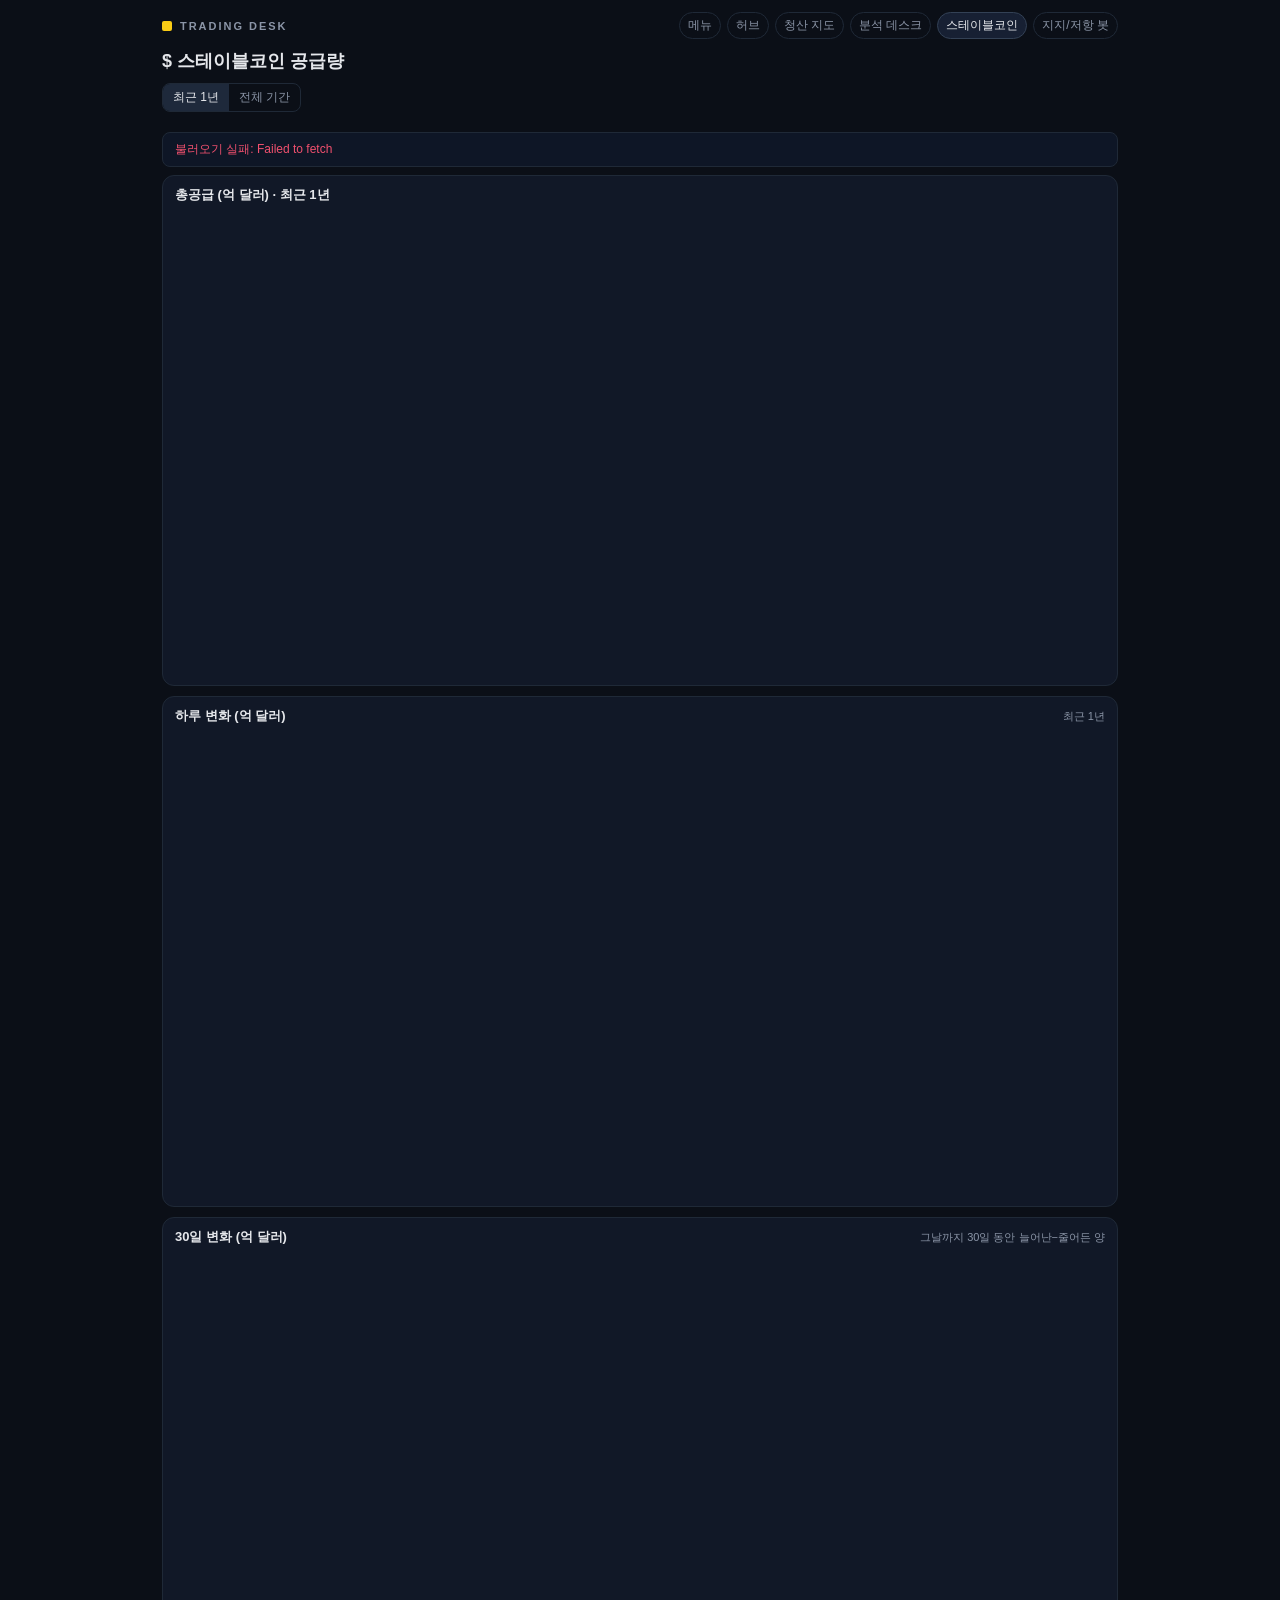
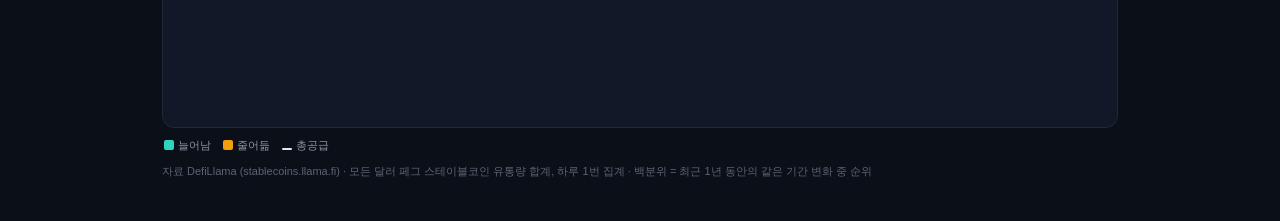
<file: crypto/stable.html>
<!doctype html><html lang="ko"><head><meta charset="utf-8"><meta name="viewport" content="width=device-width,initial-scale=1">
<title>스테이블코인 공급량</title><link rel="stylesheet" href="common.css"></head><body><div class="wrap">
<div class="top" id="top"></div>
<h1>$ 스테이블코인 공급량 <small id="ts"></small></h1>
<div class="row"><div class="seg" id="view"><button data-v="y" class="on">최근 1년</button><button data-v="all">전체 기간</button></div></div>
<div class="kpis" id="kpis"></div>
<div id="brief" class="status"></div>
<div id="vy">
  <div class="panel"><div class="ph"><b>총공급 (억 달러) · 최근 1년</b><span id="yr"></span></div><canvas id="c1"></canvas></div>
  <div class="panel"><div class="ph"><b>하루 변화 (억 달러)</b><span>최근 1년</span></div><canvas id="c2"></canvas></div>
  <div class="panel"><div class="ph"><b>30일 변화 (억 달러)</b><span>그날까지 30일 동안 늘어난−줄어든 양</span></div><canvas id="c3"></canvas></div>
  <div class="legend"><span><i style="background:#2dd4bf"></i>늘어남</span><span><i style="background:#f59e0b"></i>줄어듦</span><span><i style="background:#e5e7eb;height:2px"></i>총공급</span></div>
</div>
<div id="vall" style="display:none">
  <div class="panel"><div class="ph"><b>전체 기간 (억 달러) · 2020년부터</b><span id="an"></span></div><canvas id="a1"></canvas></div>
  <div class="panel"><div class="ph"><b>최근 6개월 (억 달러)</b><span id="sn"></span></div><canvas id="a2"></canvas></div>
  <div class="panel"><div class="ph"><b>최근 1개월 (억 달러)</b><span id="mn"></span></div><canvas id="a3"></canvas></div>
  <div class="legend"><span><i style="background:#e5e7eb;height:2px"></i>총공급</span><span><i style="background:rgba(148,163,184,.3)"></i>아래 그림의 기간</span></div>
</div>
<div class="foot">자료 DefiLlama (stablecoins.llama.fi) · 모든 달러 페그 스테이블코인 유통량 합계, 하루 1번 집계 · 백분위 = 최근 1년 동안의 같은 기간 변화 중 순위</div>
</div>
<script src="common.js"></script>
<script>
topbar('stable.html');
const E = v => v / 1e8; // 억 달러
let D = null;
function pct(arr, v){ const s = arr.filter(x => x != null); return s.filter(x => x <= v).length / s.length; }
function rankTxt(p){ return p <= .1 ? '하위 10%' : p <= .25 ? '하위 25%' : p >= .9 ? '상위 10%' : p >= .75 ? '상위 25%' : '중간'; }
async function load(){
  const d = await getJSON('https://stablecoins.llama.fi/stablecoincharts/all');
  const t = d.map(x => +x.date * 1000), v = d.map(x => +((x.totalCirculatingUSD || {}).peggedUSD || 0));
  // 마지막 날이 중복/0 이면 제거
  while (v.length && !v[v.length-1]) { v.pop(); t.pop(); }
  D = {t, v}; render();
}
function chg(n){ const v = D.v, L = v.length - 1; return v[L] - v[L - n]; }
function render(){
  const {t, v} = D, L = v.length - 1, cur = v[L];
  document.getElementById('ts').textContent = '· ' + fKst(t[L], 'mdw') + ' 기록';
  const y0 = Math.max(0, L - 365);
  const yr = v.slice(y0), yrMax = Math.max(...yr), yrMin = Math.min(...yr);
  const iMax = y0 + yr.indexOf(yrMax), iMin = y0 + yr.indexOf(yrMin);
  const ath = Math.max(...v), iAth = v.indexOf(ath);
  const d7 = [], d30 = [];
  for (let i = y0; i <= L; i++) { d7.push(v[i] - v[i-7]); d30.push(v[i] - v[i-30]); }
  const c1 = chg(1), c7 = chg(7), c30 = chg(30), c180 = chg(180), c365 = chg(365);
  const p7 = pct(d7, c7), p30 = pct(d30, c30);
  const k = (l, val, s, cls = '') => `<div class="kpi"><div class="l">${l}</div><div class="v ${cls}">${val}</div><div class="s">${s || ''}</div></div>`;
  const cl = x => x >= 0 ? 'up' : 'dn';
  document.getElementById('kpis').innerHTML =
    k('총공급', nf(E(cur), 0) + '억 달러', '역대 최고보다 ' + sgn((cur/ath - 1) * 100, 1) + '%') +
    k('하루', sgn(E(c1), 1) + '억', sgn(c1 / v[L-1] * 100, 2) + '%', cl(c1)) +
    k('7일', sgn(E(c7), 1) + '억', sgn(c7 / v[L-7] * 100, 1) + '% · ' + rankTxt(p7), cl(c7)) +
    k('30일', sgn(E(c30), 0) + '억', sgn(c30 / v[L-30] * 100, 1) + '% · ' + rankTxt(p30), cl(c30)) +
    k('6개월', sgn(E(c180), 0) + '억', sgn(c180 / v[L-180] * 100, 1) + '%', cl(c180)) +
    k('1년', sgn(E(c365), 0) + '억', sgn(c365 / v[L-365] * 100, 1) + '%', cl(c365));
  const pos = (cur - yrMin) / (yrMax - yrMin);
  document.getElementById('brief').innerHTML =
    `7일 ${sgn(E(c7),1)}억 달러 · 1년 동안의 7일 변화 중 <b>${rankTxt(p7)}</b> &nbsp;|&nbsp; 30일 ${sgn(E(c30),0)}억 달러 · <b>${rankTxt(p30)}</b><br>` +
    `1년 범위 ${nf(E(yrMin),0)}~${nf(E(yrMax),0)}억 달러 · 지금은 ${pos < .03 ? '<b class="dn">1년 중 최저</b>' : pos > .97 ? '<b class="up">1년 중 최고</b>' : '범위의 ' + nf(pos*100,0) + '% 지점'} · 최고 ${nf(E(yrMax),0)}억(${fKst(t[iMax],'md')}) 대비 ${sgn((cur/yrMax-1)*100,1)}%`;
  document.getElementById('yr').textContent = `1년 범위 ${nf(E(yrMin),0)}~${nf(E(yrMax),0)}억 달러`;
  const monthLabels = (i0, i1, step = 1) => { const out = []; let last = -1; for (let i = i0; i <= i1; i++) { const d = kst(t[i]); const m = d.getUTCMonth(); if (m !== last && d.getUTCDate() <= 3) { out.push([i - i0, m === 0 ? d.getUTCFullYear() + '' : (m+1) + '월']); last = m; } } return out.filter((_, k) => k % step === 0); };
  if (!document.getElementById('vy').style.display) {
    const ys = v.slice(y0).map(E), xl = monthLabels(y0, L, innerWidth < 600 ? 2 : 1);
    tsChart(document.getElementById('c1'), {x: ys, height: 210, series: [{y: ys, type: 'area', color: C.white}], xlabels: xl,
      labels: [{i: iMax - y0, v: E(yrMax), text: `1년 최고 ${nf(E(yrMax),0)} · ${fKst(t[iMax],'md')}`, dot: 1, color: C.mute}, {i: iMin - y0, v: E(yrMin), text: `1년 최저 ${nf(E(yrMin),0)} · ${fKst(t[iMin],'md')}`, dot: 1, color: C.orange}],
      endPill: {v: E(cur), text: nf(E(cur), 0)}, yfmt: x => nf(x, 0)});
    const dd = []; for (let i = y0; i <= L; i++) dd.push(E(v[i] - v[i-1]));
    tsChart(document.getElementById('c2'), {x: dd, height: 140, zero: 1, series: [{y: dd, type: 'bar'}], xlabels: xl, endPill: {v: dd[dd.length-1], text: sgn(dd[dd.length-1], 1), bg: dd[dd.length-1] >= 0 ? C.teal : C.orange}, yfmt: x => nf(x, 0)});
    const m30 = d30.map(E);
    tsChart(document.getElementById('c3'), {x: m30, height: 150, zero: 1, series: [{y: m30, type: 'area', color: C.teal, neg: C.orange, pill: false}], xlabels: xl, endPill: {v: m30[m30.length-1], text: sgn(m30[m30.length-1], 0), bg: m30[m30.length-1] >= 0 ? C.teal : C.orange}, yfmt: x => nf(x, 0)});
  } else {
    const a0 = t.findIndex(x => x >= Date.UTC(2020, 0, 1));
    const all = v.slice(a0).map(E);
    const yl = []; let ly = -1; for (let i = a0; i <= L; i++) { const y = kst(t[i]).getUTCFullYear(); if (y !== ly) { yl.push([i - a0, y + '']); ly = y; } }
    document.getElementById('an').textContent = `역대 최고보다 ${sgn((cur/ath-1)*100,1)}% · 음영 = 최근 6개월`;
    tsChart(document.getElementById('a1'), {x: all, height: 200, series: [{y: all, type: 'area', color: C.white}], xlabels: yl.slice(1), yMin: 0, shade: [L - 180 - a0, L - a0],
      labels: [{i: iAth - a0, v: E(ath), text: `역대 최고 ${nf(E(ath),0)} · ${fKst(t[iAth],'md')}`, dot: 1}], endPill: {v: E(cur), text: nf(E(cur),0)}, yfmt: x => nf(x, 0)});
    const s0 = L - 180, six = v.slice(s0).map(E);
    document.getElementById('sn').textContent = `6개월 ${sgn(E(c180),0)}억 달러(${sgn(c180/v[s0]*100,1)}%) · 음영 = 최근 1개월`;
    tsChart(document.getElementById('a2'), {x: six, height: 170, series: [{y: six, type: 'area', color: C.white}], xlabels: monthLabels(s0, L), shade: [150, 180],
      labels: [{i: 0, v: six[0], text: `${fKst(t[s0],'md')} ${nf(six[0],0)}`, dot: 1}], endPill: {v: E(cur), text: nf(E(cur),0)}, yfmt: x => nf(x, 0)});
    const m0 = L - 30, mon = v.slice(m0).map(E);
    document.getElementById('mn').textContent = `30일 ${sgn(E(c30),0)}억 달러(${sgn(c30/v[m0]*100,1)}%)`;
    const wl = []; for (let i = 0; i <= 30; i += 7) wl.push([i, fKst(t[m0 + i], 'md')]);
    tsChart(document.getElementById('a3'), {x: mon, height: 160, series: [{y: mon, type: 'area', color: C.white}], xlabels: wl,
      labels: [{i: 0, v: mon[0], text: `${fKst(t[m0],'md')} ${nf(mon[0],0)}`, dot: 1}], endPill: {v: E(cur), text: nf(E(cur),0)}, yfmt: x => nf(x, 0)});
  }
}
document.getElementById('view').onclick = e => { const b = e.target.closest('button'); if (!b) return;
  for (const x of e.currentTarget.children) x.classList.toggle('on', x === b);
  document.getElementById('vy').style.display = b.dataset.v === 'y' ? '' : 'none';
  document.getElementById('vall').style.display = b.dataset.v === 'y' ? 'none' : ''; if (D) render(); };
addEventListener('resize', () => D && render());
load().catch(e => document.getElementById('brief').innerHTML = '<span class="err">불러오기 실패: ' + e.message + '</span>');
</script></body></html>
</file>
<file: crypto/common.css>
:root{
  --bg:#0b0f17; --panel:#111827; --panel2:#0f1522; --line:#1f2937; --grid:#1a2230;
  --text:#e5e7eb; --mute:#8b95a7; --dim:#5b6475;
  --blue:#3b82f6; --red:#f0506e; --green:#22c55e; --teal:#2dd4bf; --orange:#f59e0b; --yellow:#facc15;
}
*{box-sizing:border-box}
html,body{margin:0;background:var(--bg);color:var(--text);font-family:-apple-system,BlinkMacSystemFont,"Pretendard","Apple SD Gothic Neo","Noto Sans KR",sans-serif;font-size:14px;-webkit-text-size-adjust:100%}
a{color:inherit}
.wrap{max-width:980px;margin:0 auto;padding:12px 12px 40px}
.top{display:flex;align-items:center;justify-content:space-between;gap:8px;margin-bottom:10px}
.brand{display:flex;align-items:center;gap:8px;letter-spacing:.18em;font-size:11px;color:var(--mute);font-weight:700}
.brand i{display:inline-block;width:10px;height:10px;background:var(--yellow);border-radius:2px}
.nav{display:flex;gap:6px;flex-wrap:wrap}
.nav a{font-size:12px;color:var(--mute);text-decoration:none;padding:4px 8px;border:1px solid var(--line);border-radius:999px}
.nav a.on{color:var(--text);border-color:#334155;background:#172033}
h1{font-size:18px;margin:4px 0 10px;font-weight:700;display:flex;align-items:center;gap:8px;flex-wrap:wrap}
h1 small{font-size:12px;color:var(--mute);font-weight:500}
.kpis{display:grid;grid-template-columns:repeat(auto-fit,minmax(130px,1fr));gap:8px;margin-bottom:10px}
.kpi{background:var(--panel);border:1px solid var(--line);border-radius:10px;padding:9px 11px}
.kpi .l{font-size:11px;color:var(--mute)}
.kpi .v{font-size:18px;font-weight:700;margin-top:3px;font-variant-numeric:tabular-nums}
.kpi .s{font-size:11px;color:var(--mute);margin-top:2px}
.panel{background:var(--panel);border:1px solid var(--line);border-radius:12px;padding:10px 10px 8px;margin-bottom:10px}
.ph{display:flex;justify-content:space-between;align-items:baseline;gap:8px;flex-wrap:wrap;margin:0 2px 6px}
.ph b{font-size:13px}
.ph span{font-size:11px;color:var(--mute)}
canvas{display:block;width:100%}
.legend{display:flex;gap:12px;flex-wrap:wrap;font-size:11px;color:var(--mute);margin:6px 2px 0}
.legend i{display:inline-block;width:10px;height:10px;border-radius:2px;margin-right:4px;vertical-align:-1px}
.foot{font-size:11px;color:var(--dim);margin-top:10px;line-height:1.6}
.seg{display:inline-flex;border:1px solid var(--line);border-radius:8px;overflow:hidden}
.seg button{background:transparent;color:var(--mute);border:0;padding:5px 10px;font-size:12px;cursor:pointer}
.seg button.on{background:#1e293b;color:var(--text)}
.row{display:flex;gap:8px;align-items:center;flex-wrap:wrap;margin-bottom:10px}
.pill{display:inline-flex;gap:6px;align-items:center;border:1px solid #6b5a12;color:#f5d76e;background:#1d1a0b;border-radius:999px;padding:4px 10px;font-size:11.5px}
.pill b{color:var(--yellow)}
.up{color:var(--green)} .dn{color:var(--red)} .bl{color:var(--blue)} .yl{color:var(--yellow)} .mu{color:var(--mute)}
table{width:100%;border-collapse:collapse;font-size:12px;font-variant-numeric:tabular-nums}
th{color:var(--mute);font-weight:500;text-align:right;padding:5px 6px;border-bottom:1px solid var(--line);white-space:nowrap}
td{text-align:right;padding:5px 6px;border-bottom:1px solid #161e2b;white-space:nowrap}
th:first-child,td:first-child{text-align:left}
.tag{display:inline-block;font-size:10px;padding:1px 6px;border-radius:999px;background:#3b2a07;color:var(--yellow);margin-left:4px}
.err{color:var(--red);font-size:12px;margin:6px 2px}
.status{font-size:13px;padding:8px 10px;border-radius:8px;background:#0e1626;border:1px solid var(--line);margin-bottom:8px}
.grid2{display:grid;grid-template-columns:1fr 1fr;gap:10px}
@media(max-width:640px){.grid2{grid-template-columns:1fr}.kpi .v{font-size:16px}}
.bar{height:8px;border-radius:4px;background:#1f2937;overflow:hidden;display:flex}
.bar>div{height:100%}
.sumgrid{display:grid;grid-template-columns:auto 1fr auto;gap:5px 8px;align-items:center;font-size:12px}
</file>
